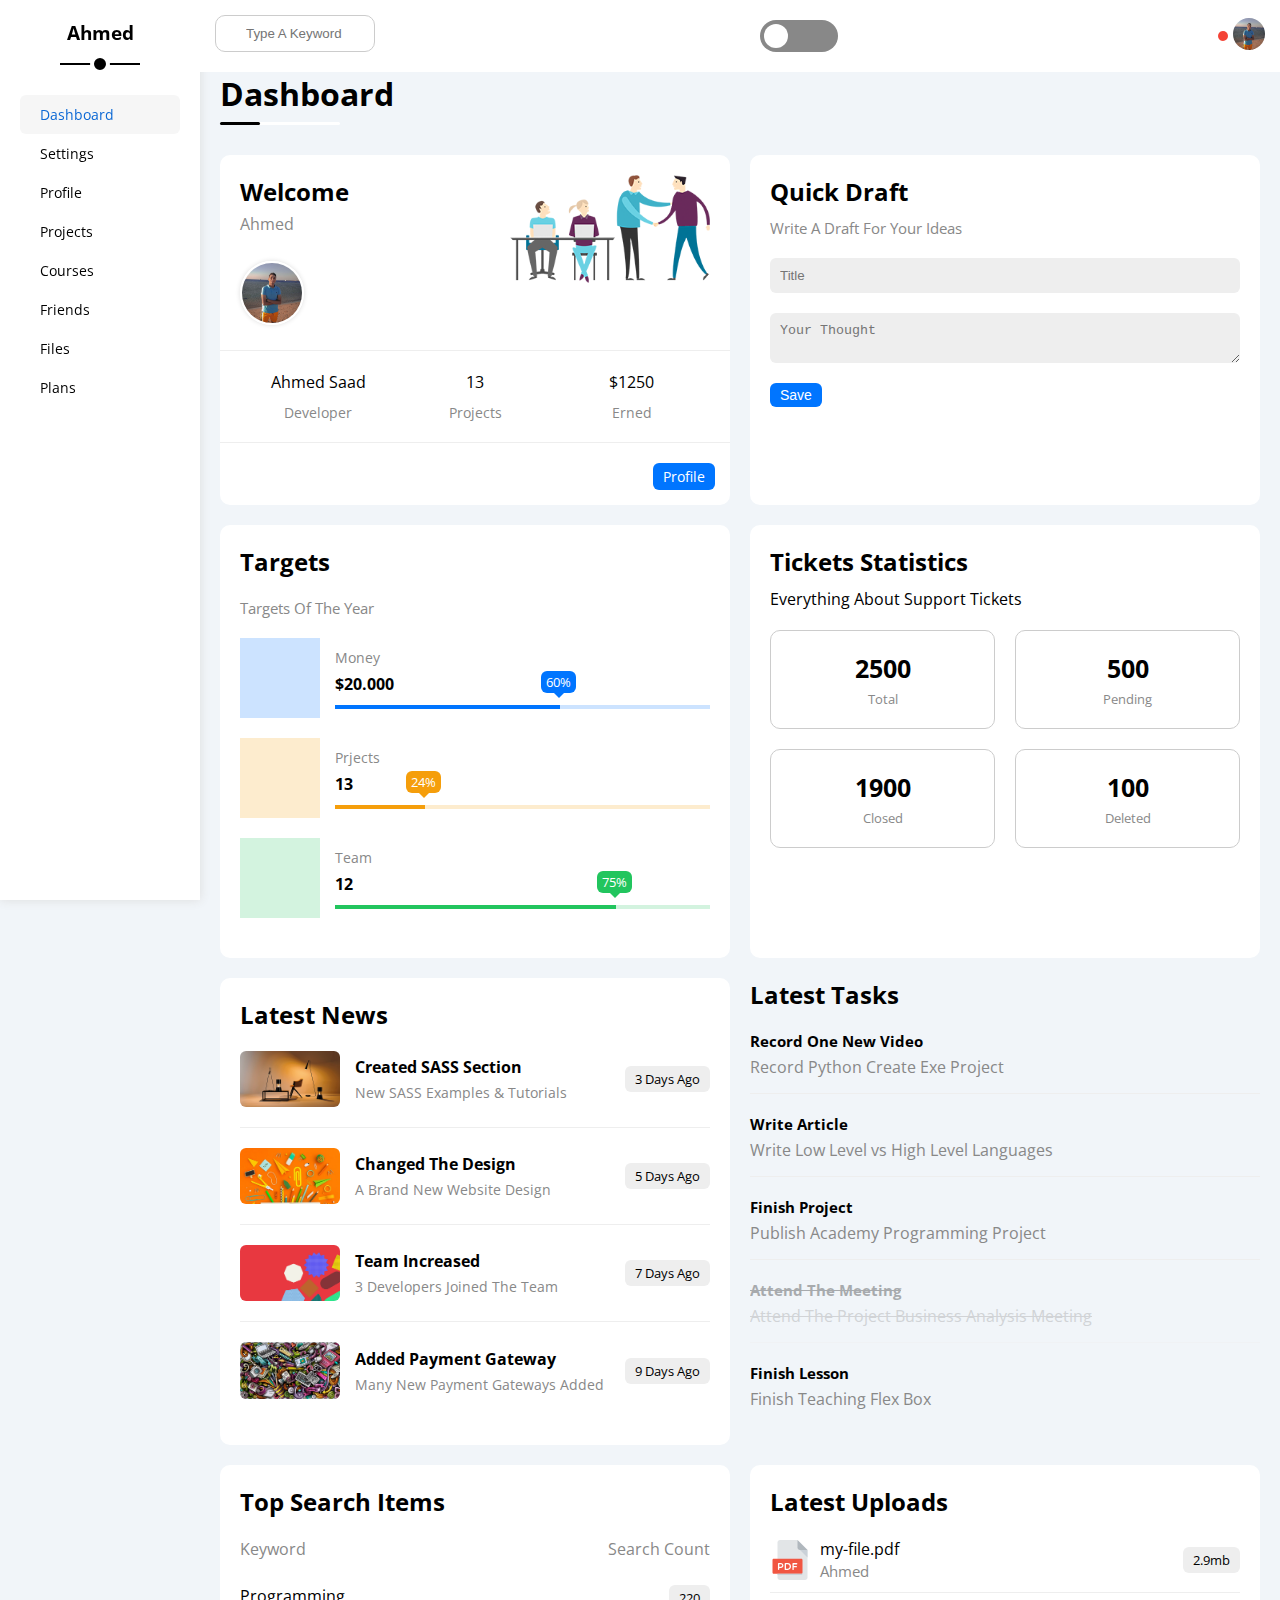
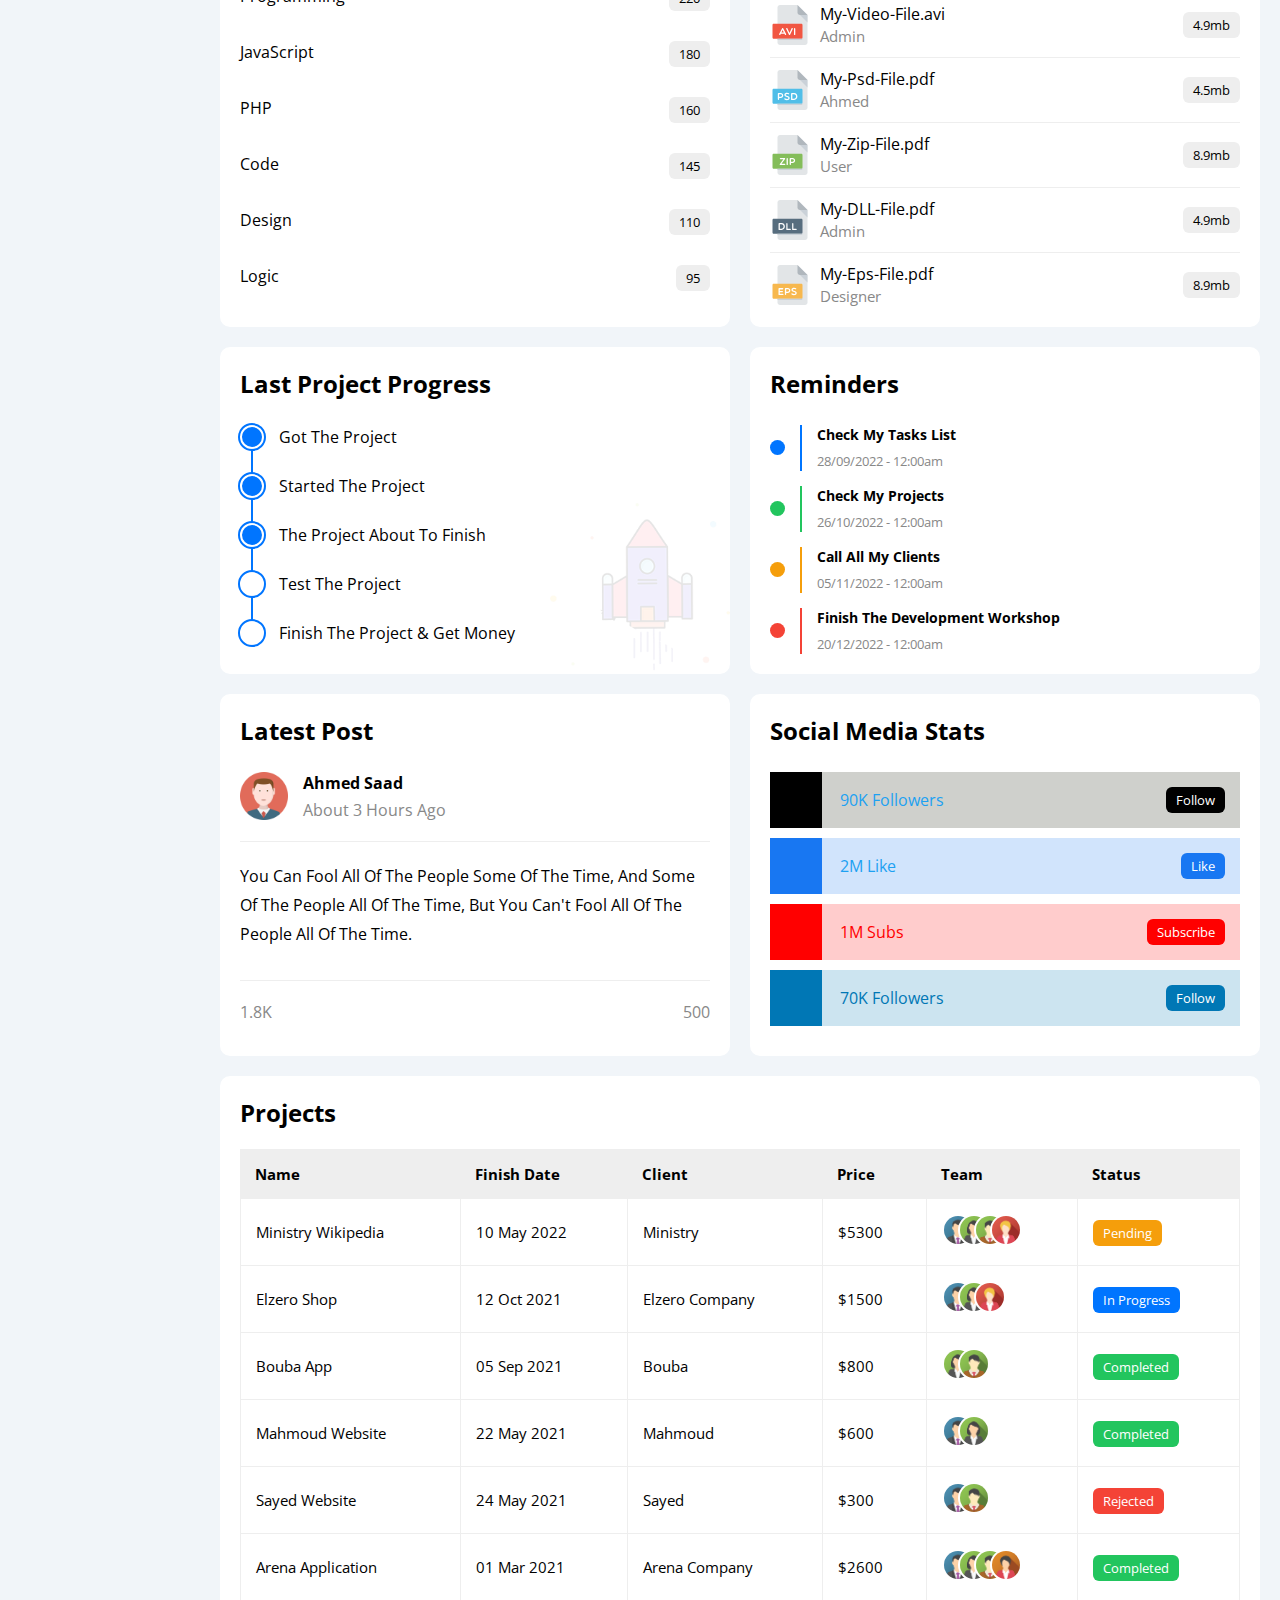
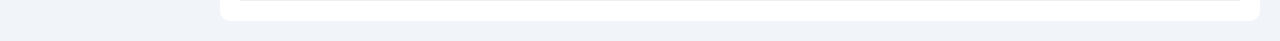
<file: index.html>
<!DOCTYPE html>
<html lang="en">
<head>
  <meta charset="UTF-8">
  <meta name="viewport" content="width=device-width, initial-scale=1.0">
  <link rel="stylesheet" href="https://cdnjs.cloudflare.com/ajax/libs/font-awesome/6.5.1/css/all.min.css" integrity="sha512-DTOQO9RWCH3ppGqcWaEA1BIZOC6xxalwEsw9c2QQeAIftl+Vegovlnee1c9QX4TctnWMn13TZye+giMm8e2LwA==" crossorigin="anonymous" referrerpolicy="no-referrer" />
  <link rel="stylesheet" href="./css/framework.css">
  <link rel="stylesheet" href="./css/master.css">
  <title>Dashboard</title>
  <link rel="preconnect" href="https://fonts.googleapis.com">
  <link rel="preconnect" href="https://fonts.gstatic.com" crossorigin>
  <link href="https://fonts.googleapis.com/css2?family=Open+Sans:ital,wght@0,300..800;1,300..800&display=swap" rel="stylesheet">
</head>
<body class="bg-eee">
  <div class="page d-flex">
    <div class="sidebar bg-white p-20 p-relative">
      <h3 id="logo" class="p-relative txt-c mt-0">Ahmed</h3>
      <div class="test tr-03">
      <ul>
        <li>
          <a class="active d-flex align-center fs-14 c-black rad-6 p-10 .mb-5" href="index.html">
            <i class="fa-regular fa-chart-bar fa-fw"></i>
            <span class="fs-14 hide-mobile">Dashboard</span>
          </a>
        </li>
        <li>
          <a class="d-flex align-center fs-14 c-black rad-6 p-10 .mb-5" href="settings.html">
            <i class="fa-solid fa-gear fa-fw"></i>
            <span class="fs-14 hide-mobile">Settings</span>
          </a>
        </li>
        <li>
          <a class="d-flex align-center fs-14 c-black rad-6 p-10 .mb-5" href="profile.html">
            <i class="fa-regular fa-user fa-fw"></i>
            <span class="fs-14 hide-mobile">Profile</span>
          </a>
        </li>
        <li>
          <a class="d-flex align-center fs-14 c-black rad-6 p-10 .mb-5" href="projects.html">
            <i class="fa-solid fa-diagram-project fa-fw"></i>
            <span class="fs-14 hide-mobile">Projects</span>
          </a>
        </li>
        <li>
          <a class="d-flex align-center fs-14 c-black rad-6 p-10 .mb-5" href="courses.html">
            <i class="fa-solid fa-graduation-cap fa-fw"></i>
            <span class="fs-14 hide-mobile">Courses</span>
          </a>
        </li>
        <li>
          <a class="d-flex align-center fs-14 c-black rad-6 p-10 .mb-5" href="friends.html">
            <i class="fa-regular fa-circle-user fa-fw"></i>
            <span class="fs-14 hide-mobile">Friends</span>
          </a>
        </li>
        <li>
          <a class="d-flex align-center fs-14 c-black rad-6 p-10 .mb-5" href="files.html">
            <i class="fa-regular fa-file fa-fw"></i>
            <span class="fs-14 hide-mobile">Files</span>
          </a>
        </li>
        <li>
          <a class="d-flex align-center fs-14 c-black rad-6 p-10 .mb-5" href="plans.html">
            <i class="fa-regular fa-credit-card fa-fw"></i>
            <span class="fs-14 hide-mobile">Plans</span>
          </a>
        </li>
      </ul>
    </div>
    </div>
    <div class="content w-full ovh">
      <!-- Start Head -->
      <div class="head bg-white between-flex p-15 tr-03">
        <div class="search p-relative">
          <input class="borderccc rad-10 p-10 ml-5" type="search" placeholder="Type A Keyword">
        </div>
        <label>
          <input class="toggle-checkbox dark-mood" type="checkbox">
          <div class="toggle-switch tr-03"></div>
        </label>
        <div class="icons d-flex align-center">
          <span class="notification p-relative">
            <i class="fa-regular fa-bell fa-lg"></i>
          </span>
          <a href="profile.html">
          <div class="profile-img">
          <img src="imgs/avaalt.jpg" alt="">
        </div>
          </a>
        </div>
      </div>
      <!-- End Head -->
      <h1 class="p-relative">Dashboard</h1>
      <div class="wrapper d-grid gap-20">
        <!-- Start Welcome Widget -->
        <div class="welcome bg-white rad-10 txt-c-mobile block-mobile ovh">
          <div class="intro p-20 d-flex space-between fl-mobile">
            <div>
              <h2 class="m-0">Welcome</h2>
              <p class="c-grey mt-5">Ahmed</p>
            </div>
            <img class="hide-mobile" src="imgs/welcome.png" alt="">
          </div>
          <img src="imgs/avaalt.jpg" alt="" class="avatar">
          <div class="body txt-c d-flex p-20 mt-20 mb-20 block-mobile">
            <div>Ahmed Saad <span class="d-block c-grey fs-14 mt-10">Developer</span></div>
            <div>13 <span class="d-block c-grey fs-14 mt-10">Projects</span></div>
            <div>$1250 <span class="d-block c-grey fs-14 mt-10">Erned</span></div>
          </div>
          <a href="profile.html" class="visit d-block fs-14 bg-blue c-white w-fit btn-shape tr-03">Profile</a>
        </div>
        <!-- End Welcome Widget -->
        <!-- Start Quick Draft Widget -->
        <div class="quich-draft p-20 bg-white rad-10">
          <h2 class="mt-0 mb-10">Quick Draft</h2>
          <p class="mt-0 mb-20 c-grey fs-15">Write A Draft For Your Ideas</p>
          <form>
            <input class="d-block mb-20 w-full p-10 b-none bg-eee rad-6" type="text" placeholder="Title">
            <textarea class="d-block mb-20 w-full p-10 b-none bg-eee rad-6" placeholder="Your Thought"></textarea>
            <input class="save d-block fs-14 bg-blue c-white b-none w-fit btn-shape tr-03" type="submit" value="Save">
          </form>
        </div>
        <!-- End Quick Draft Widget -->
        <!-- Start Targets -->
        <div class="targets p-20 bg-white rad-10">
          <h2 class="mt-0 mb-20">Targets</h2>
          <p class="mt-0 mb-20 c-grey fs-15">Targets Of The Year</p>
          <div class="targets-row mb-20 blue center-flex">
            <div class="icon center-flex">
              <i class="fa-silid fa-dollar-sign fa-lg c-blue"></i>
            </div>
            <div class="details">
              <span class="fs-14 c-grey">Money</span>
              <span class="d-block mt-5 mb-10 fw-bold">$20.000</span>
              <div class="progress">
                <span class="bg-blue blue" style="width: 60%;">
                <span class="bg-blue c-white rad-6 fs-13">60%</span>
                </span>
              </div>
            </div>
          </div>
          <div class="targets-row mb-20 orange center-flex">
            <div class="icon center-flex">
              <i class="fa-solid fa-code fa-lg c-orange"></i>
            </div>
            <div class="details">
              <span class="fs-14 c-grey">Prjects</span>
              <span class="d-block mt-5 mb-10 fw-bold">13</span>
              <div class="progress">
                <span class="bg-orange orange" style="width: 24%;">
                <span class="bg-orange c-white rad-6 fs-13">24%</span>
                </span>
              </div>
            </div>
          </div>
          <div class="targets-row mb-20 green center-flex">
            <div class="icon center-flex">
              <i class="fa-solid fa-users-rectangle fa-lg c-green"></i>
            </div>
            <div class="details">
              <span class="fs-14 c-grey">Team</span>
              <span class="d-block mt-5 mb-10 fw-bold">12</span>
              <div class="progress">
                <span class="bg-green green" style="width: 75%;">
                <span class="bg-green c-white rad-6 fs-13">75%</span>
                </span>
              </div>
            </div>
          </div>
        </div>
        <!-- End Targets -->
        <!-- Start Tickets Widget-->
        <div class="ticket p-20 bg-white rad-10">
          <h2 class="mt-0 mb-10">Tickets Statistics</h2>
          <p class="mt-0 mb-20 fs 15 ">Everything About Support Tickets</p>
          <div class="d-flex txt-c gap-20 f-wrap">
            <div class="box p-20 rad-10 fs-13 c-grey borderccc">
              <i class="fa-regular fa-rectangle-list fa-2x mb-10 c-orange"></i>
              <span class="d-block c-black fw-bold fs-25 mb-5">2500</span>
              Total
            </div>
            <div class="box p-20 rad-10 fs-13 c-grey borderccc">
              <i class="fa-solid fa-spinner fa-2x mb-10 c-blue"></i>
              <span class="d-block c-black fw-bold fs-25 mb-5">500</span>
              Pending
            </div>
            <div class="box p-20 rad-10 fs-13 c-grey borderccc">
              <i class="fa-regular fa-circle-check fa-2x mb-10 c-green"></i>
              <span class="d-block c-black fw-bold fs-25 mb-5">1900</span>
              Closed
            </div>
            <div class="box p-20 rad-10 fs-13 c-grey borderccc">
              <i class="fa-regular fa-rectangle-xmark fa-2x mb-10 c-red"></i>
              <span class="d-block c-black fw-bold fs-25 mb-5">100</span>
              Deleted
            </div>
          </div>
        </div>
        <!-- End Tickets Widget-->
        <!-- Start Latest News -->
        <div class="latest-news p-20 bg-white rad-10 txt-c-mobile">
          <h2 class="mt-0 mb-20 ">Latest News</h2>
          <div class="news-row d-flex align-center block-mobile">
            <img class="rad-6 mr-15" src="imgs/news-01.png" alt="">
            <div class="info">
              <h3 class="mt-0 mb-5 fs-16">Created SASS Section</h3>
              <p class="m-0 fs-14 c-grey">New SASS Examples & Tutorials</p>
            </div>
            <div class="label btn-shape bg-eee fs-13">3 Days Ago</div>
          </div>
          <div class="news-row d-flex align-center block-mobile">
            <img class="rad-6 mr-15" src="imgs/news-02.png" alt="">
            <div class="info">
              <h3 class="mt-0 mb-5 fs-16">Changed The Design</h3>
              <p class="m-0 fs-14 c-grey">A Brand New Website Design</p>
            </div>
            <div class="label btn-shape bg-eee fs-13">5 Days Ago</div>
          </div>
          <div class="news-row d-flex align-center block-mobile">
            <img class="rad-6 mr-15" src="imgs/news-03.png" alt="">
            <div class="info">
              <h3 class="mt-0 mb-5 fs-16">Team Increased</h3>
              <p class="m-0 fs-14 c-grey">3 Developers Joined The Team</p>
            </div>
            <div class="label btn-shape bg-eee fs-13">7 Days Ago</div>
          </div>
          <div class="news-row d-flex align-center block-mobile">
            <img class="rad-6 mr-15" src="imgs/news-04.png" alt="">
            <div class="info">
              <h3 class="mt-0 mb-5 fs-16">Added Payment Gateway</h3>
              <p class="m-0 fs-14 c-grey">Many New Payment Gateways Added</p>
            </div>
            <div class="label btn-shape bg-eee fs-13">9 Days Ago</div>
          </div>
        </div>
        <!-- End Latest News -->
        <!-- Start Latest Tasks -->
        <div class="tasks">
          <h2 class="mt-0 mb-20">Latest Tasks</h2>
          <div class="task-row between-flex mb-20 pb-15">
            <div class="info">
              <h3 class="mt-0 mb-5 fs-15">Record One New Video</h3>
              <p class="m-0 c-grey">Record Python Create Exe Project</p>
            </div>
            <i class="fa-solid fa-trash-can delete"></i>
          </div>
          <div class="task-row between-flex mb-20 pb-15">
            <div class="info">
              <h3 class="mt-0 mb-5 fs-15">Write Article</h3>
              <p class="m-0 c-grey">Write Low Level vs High Level Languages</p>
            </div>
            <i class="fa-solid fa-trash-can delete"></i>
          </div>
          <div class="task-row between-flex mb-20 pb-15">
            <div class="info">
              <h3 class="mt-0 mb-5 fs-15">Finish Project</h3>
              <p class="m-0 c-grey">Publish Academy Programming Project</p>
            </div>
            <i class="fa-solid fa-trash-can delete"></i>
          </div>
          <div class="task-row between-flex mb-20 pb-15 done">
            <div class="info">
              <h3 class="mt-0 mb-5 fs-15">Attend The Meeting</h3>
              <p class="m-0 c-grey">Attend The Project Business Analysis Meeting</p>
            </div>
            <i class="fa-solid fa-trash-can delete"></i>
          </div>
          <div class="task-row between-flex mb-20 pb-15">
            <div class="info">
              <h3 class="mt-0 mb-5 fs-15">Finish Lesson</h3>
              <p class="m-0 c-grey">Finish Teaching Flex Box</p>
            </div>
            <i class="fa-solid fa-trash-can delete"></i>
          </div>
        </div>
        <!-- End Latest Tasks -->
        <!-- Start Top Search Word Widget -->
        <div class="search-items p-20 bg-white rad-10">
          <h2 class="mt-0 mb-20">Top Search Items</h2>
          <div class="items-head d-flex space-between c-grey mb-10">
            <div>Keyword</div>
            <div>Search Count</div>
          </div>
          <div class="items d-flex space-between pt-15 pb-15">
            <span>Programming</span>
            <span class="bg-eee fs-13 btn-shape">220</span>
          </div>
          <div class="items d-flex space-between pt-15 pb-15">
            <span>JavaScript</span>
            <span class="bg-eee btn-shape fs-13">180</span>
          </div>
          <div class="items d-flex space-between pt-15 pb-15">
            <span>PHP</span>
            <span class="bg-eee btn-shape fs-13">160</span>
          </div>
          <div class="items d-flex space-between pt-15 pb-15">
            <span>Code</span>
            <span class="bg-eee btn-shape fs-13">145</span>
          </div>
          <div class="items d-flex space-between pt-15 pb-15">
            <span>Design</span>
            <span class="bg-eee btn-shape fs-13">110</span>
          </div>
          <div class="items d-flex space-between pt-15 pb-15">
            <span>Logic</span>
            <span class="bg-eee btn-shape fs-13">95</span>
          </div>
        </div>
        <!-- End Top Search Word Widget -->
        <!-- Start Latest Uploads Widget -->
        <div class="latest-uploads p-20 bg-white rad-10">
          <h2 class="mt-0 mb-20">Latest Uploads</h2>
          <ul>
            <li class="between-flex pb-10 mb-10">
              <div class="d-flex align-center">
                <img class="mr-10" src="imgs/pdf.svg" alt="" />
                <div>
                  <span class="d-block">my-file.pdf</span>
                  <span class="fs-15 c-grey">Ahmed</span>
                </div>
              </div>
              <div class="bg-eee btn-shape fs-13">2.9mb</div>
            </li>
            <li class="between-flex pb-10 mb-10">
              <div class="d-flex align-center">
                <img class="mr-10" src="imgs/avi.svg" alt="" />
                <div>
                  <span class="d-block">My-Video-File.avi</span>
                  <span class="fs-15 c-grey">Admin</span>
                </div>
              </div>
              <div class="bg-eee btn-shape fs-13">4.9mb</div>
            </li>
            <li class="between-flex pb-10 mb-10">
              <div class="d-flex align-center">
                <img class="mr-10" src="imgs/psd.svg" alt="" />
                <div>
                  <span class="d-block">My-Psd-File.pdf</span>
                  <span class="fs-15 c-grey">Ahmed</span>
                </div>
              </div>
              <div class="bg-eee btn-shape fs-13">4.5mb</div>
            </li>
            <li class="between-flex pb-10 mb-10">
              <div class="d-flex align-center">
                <img class="mr-10" src="imgs/zip.svg" alt="" />
                <div>
                  <span class="d-block">My-Zip-File.pdf</span>
                  <span class="fs-15 c-grey">User</span>
                </div>
              </div>
              <div class="bg-eee btn-shape fs-13">8.9mb</div>
            </li>
            <li class="between-flex pb-10 mb-10">
              <div class="d-flex align-center">
                <img class="mr-10" src="imgs/dll.svg" alt="" />
                <div>
                  <span class="d-block">My-DLL-File.pdf</span>
                  <span class="fs-15 c-grey">Admin</span>
                </div>
              </div>
              <div class="bg-eee btn-shape fs-13">4.9mb</div>
            </li>
            <li class="between-flex">
              <div class="d-flex align-center">
                <img class="mr-10" src="imgs/eps.svg" alt="" />
                <div>
                  <span class="d-block">My-Eps-File.pdf</span>
                  <span class="fs-15 c-grey">Designer</span>
                </div>
              </div>
              <div class="bg-eee btn-shape fs-13">8.9mb</div>
            </li>
          </ul>
        </div>
        <!-- End Latest Uploads Widget -->
        <!-- Start Last Project Progress Widget -->
        <div class="last-project p-20 bg-white rad-10 p-relative">
          <h2 class="mt-0 mb-20">Last Project Progress</h2>
          <ul class="m-0 p-relative">
            <li class="mt-25 d-flex align-center done">Got The Project</li>
            <li class="mt-25 d-flex align-center done">Started The Project</li>
            <li class="mt-25 d-flex align-center done">The Project About To Finish</li>
            <li class="mt-25 d-flex align-center current">Test The Project</li>
            <li class="mt-25 d-flex align-center">Finish The Project & Get Money</li>
          </ul>
          <img class="launch-icon hide-mobile" src="imgs/project.png" alt="" />
        </div>
        <!-- End Last Project Progress Widget -->
        <!-- Start Reminders Widget -->
        <div class="reminders p-20 bg-white rad-10 p-relative">
          <h2 class="mt-0 mb-25">Reminders</h2>
          <ul>
            <li class="d-flex align-center mt-15">
              <span class="key bg-blue mr-15 d-block rad-half"></span>
              <div class="pl-15 blue">
                <p class="fs-14 fw-bold mt-0 mb-5">Check My Tasks List</p>
                <span class="fs-13 c-grey">28/09/2022 - 12:00am</span>
              </div>
            </li>
            <li class="d-flex align-center mt-15">
              <span class="key bg-green mr-15 d-block rad-half"></span>
              <div class="pl-15 green">
                <p class="fs-14 fw-bold mt-0 mb-5">Check My Projects</p>
                <span class="fs-13 c-grey">26/10/2022 - 12:00am</span>
              </div>
            </li>
            <li class="d-flex align-center mt-15">
              <span class="key bg-orange mr-15 d-block rad-half"></span>
              <div class="pl-15 orange">
                <p class="fs-14 fw-bold mt-0 mb-5">Call All My Clients</p>
                <span class="fs-13 c-grey">05/11/2022 - 12:00am</span>
              </div>
            </li>
            <li class="d-flex align-center mt-15">
              <span class="key bg-red mr-15 d-block rad-half"></span>
              <div class="pl-15 red">
                <p class="fs-14 fw-bold mt-0 mb-5">Finish The Development Workshop</p>
                <span class="fs-13 c-grey">20/12/2022 - 12:00am</span>
              </div>
            </li>
          </ul>
        </div>
        <!-- End Reminders Widget -->
        <!-- Start Latest Post Widget -->
        <div class="latest-post p-20 bg-white rad-10 p-relative">
          <h2 class="mt-0 mb-25">Latest Post</h2>
          <div class="top d-flex align-center">
            <img class="avatar mr-15" src="imgs/avatar.png" alt="" />
            <div class="info">
              <span class="d-block mb-5 fw-bold">Ahmed Saad</span>
              <span class="c-grey">About 3 Hours Ago</span>
            </div>
          </div>
          <div class="post-content txt-c-mobile pt-20 pb-20 mt-20 mb-20">
            You can fool all of the people some of the time, and some of the people all of the time, but you can't
            fool all of the people all of the time.
          </div>
          <div class="post-stats between-flex c-grey">
            <div class="loves">
              <i class="fa-regular fa-heart loves-lable"></i>
              <span>1.8K</span>
            </div>
            <div>
              <i class="fa-regular fa-comments"></i>
              <span>500</span>
            </div>
          </div>
        </div>
        <!-- End Latest Post Widget -->
        <!-- Start Social Media Stats Widget -->
        <div class="social-media p-20 bg-white rad-10 p-relative">
          <h2 class="mt-0 mb-25">Social Media Stats</h2>
          <div class="box twitter p-15 p-relative mb-10 between-flex">
            <i class="fa-brands fa-square-x-twitter fa-2x c-white h-full center-flex"></i>
            <span>90K Followers</span>
            <a class="fs-13 c-white btn-shape" href="#">Follow</a>
          </div>
          <div class="box facebook p-15 p-relative mb-10 between-flex">
            <i class="fa-brands fa-facebook fa-2x c-white h-full center-flex"></i>
            <span>2M Like</span>
            <a class="fs-13 c-white btn-shape" href="#">Like</a>
          </div>
          <div class="box youtube p-15 p-relative mb-10 between-flex">
            <i class="fa-brands fa-youtube fa-2x c-white h-full center-flex"></i>
            <span>1M Subs</span>
            <a class="fs-13 c-white btn-shape" href="#">Subscribe</a>
          </div>
          <div class="box linkedin p-15 p-relative mb-10 between-flex">
            <i class="fa-brands fa-linkedin fa-2x c-white h-full center-flex"></i>
            <span>70K Followers</span>
            <a class="fs-13 c-white btn-shape" href="#">Follow</a>
          </div>
        </div>
        <!-- End Social Media Stats Widget -->
      </div>
      <!-- Start Projects Table -->
      <div class="projects p-20 bg-white rad-10 m-20">
        <h2 class="mt-0 mb-20">Projects</h2>
        <div class="responsive-table">
          <table class="fs-15 w-full">
            <thead>
              <tr>
                <td>Name</td>
                <td>Finish Date</td>
                <td>Client</td>
                <td>Price</td>
                <td>Team</td>
                <td>Status</td>
              </tr>
            </thead>
            <tbody>
              <tr>
                <td>Ministry Wikipedia</td>
                <td>10 May 2022</td>
                <td>Ministry</td>
                <td>$5300</td>
                <td>
                  <img src="imgs/team-01.png" alt="" />
                  <img src="imgs/team-02.png" alt="" />
                  <img src="imgs/team-03.png" alt="" />
                  <img src="imgs/team-05.png" alt="" />
                </td>
                <td>
                  <span class="label btn-shape bg-orange c-white">Pending</span>
                </td>
              </tr>
              <tr>
                <td>Elzero Shop</td>
                <td>12 Oct 2021</td>
                <td>Elzero Company</td>
                <td>$1500</td>
                <td>
                  <img src="imgs/team-01.png" alt="" />
                  <img src="imgs/team-02.png" alt="" />
                  <img src="imgs/team-05.png" alt="" />
                </td>
                <td><span class="label btn-shape bg-blue c-white">In Progress</span></td>
              </tr>
              <tr>
                <td>Bouba App</td>
                <td>05 Sep 2021</td>
                <td>Bouba</td>
                <td>$800</td>
                <td>
                  <img src="imgs/team-02.png" alt="" />
                  <img src="imgs/team-03.png" alt="" />
                </td>
                <td><span class="label btn-shape bg-green c-white">Completed</span></td>
              </tr>
              <tr>
                <td>Mahmoud Website</td>
                <td>22 May 2021</td>
                <td>Mahmoud</td>
                <td>$600</td>
                <td>
                  <img src="imgs/team-01.png" alt="" />
                  <img src="imgs/team-02.png" alt="" />
                </td>
                <td><span class="label btn-shape bg-green c-white">Completed</span></td>
              </tr>
              <tr>
                <td>Sayed Website</td>
                <td>24 May 2021</td>
                <td>Sayed</td>
                <td>$300</td>
                <td>
                  <img src="imgs/team-01.png" alt="" />
                  <img src="imgs/team-03.png" alt="" />
                </td>
                <td><span class="label btn-shape bg-red c-white">Rejected</span></td>
              </tr>
              <tr>
                <td>Arena Application</td>
                <td>01 Mar 2021</td>
                <td>Arena Company</td>
                <td>$2600</td>
                <td>
                  <img src="imgs/team-01.png" alt="" />
                  <img src="imgs/team-02.png" alt="" />
                  <img src="imgs/team-03.png" alt="" />
                  <img src="imgs/team-04.png" alt="" />
                </td>
                <td><span class="label btn-shape bg-green c-white">Completed</span></td>
              </tr>
            </tbody>
          </table>
        </div>
      </div>
      <!-- End Projects Table -->
    </div>
  </div>
  <script src="main.js"></script>
  <script>let darkMode = localStorage.getItem('darkMode'); 
    let toggle = document.querySelector(".dark-mood");
    let body = document.querySelector("body");
    let darkmood = false;
    if (darkMode === 'enabled') {
      body.classList.add("dark")
      toggle.checked = true;
    }
    toggle.addEventListener("change", (event) => {
      darkMode = localStorage.getItem('darkMode'); 
      darkmood = event.target.checked;
      if (darkmood) {
        body.classList.add("dark")
        localStorage.setItem('darkMode', 'enabled');
      } else {
        body.classList.remove("dark")
        localStorage.setItem('darkMode', null);
      }
    })</script>
</body>
</html>
</file>
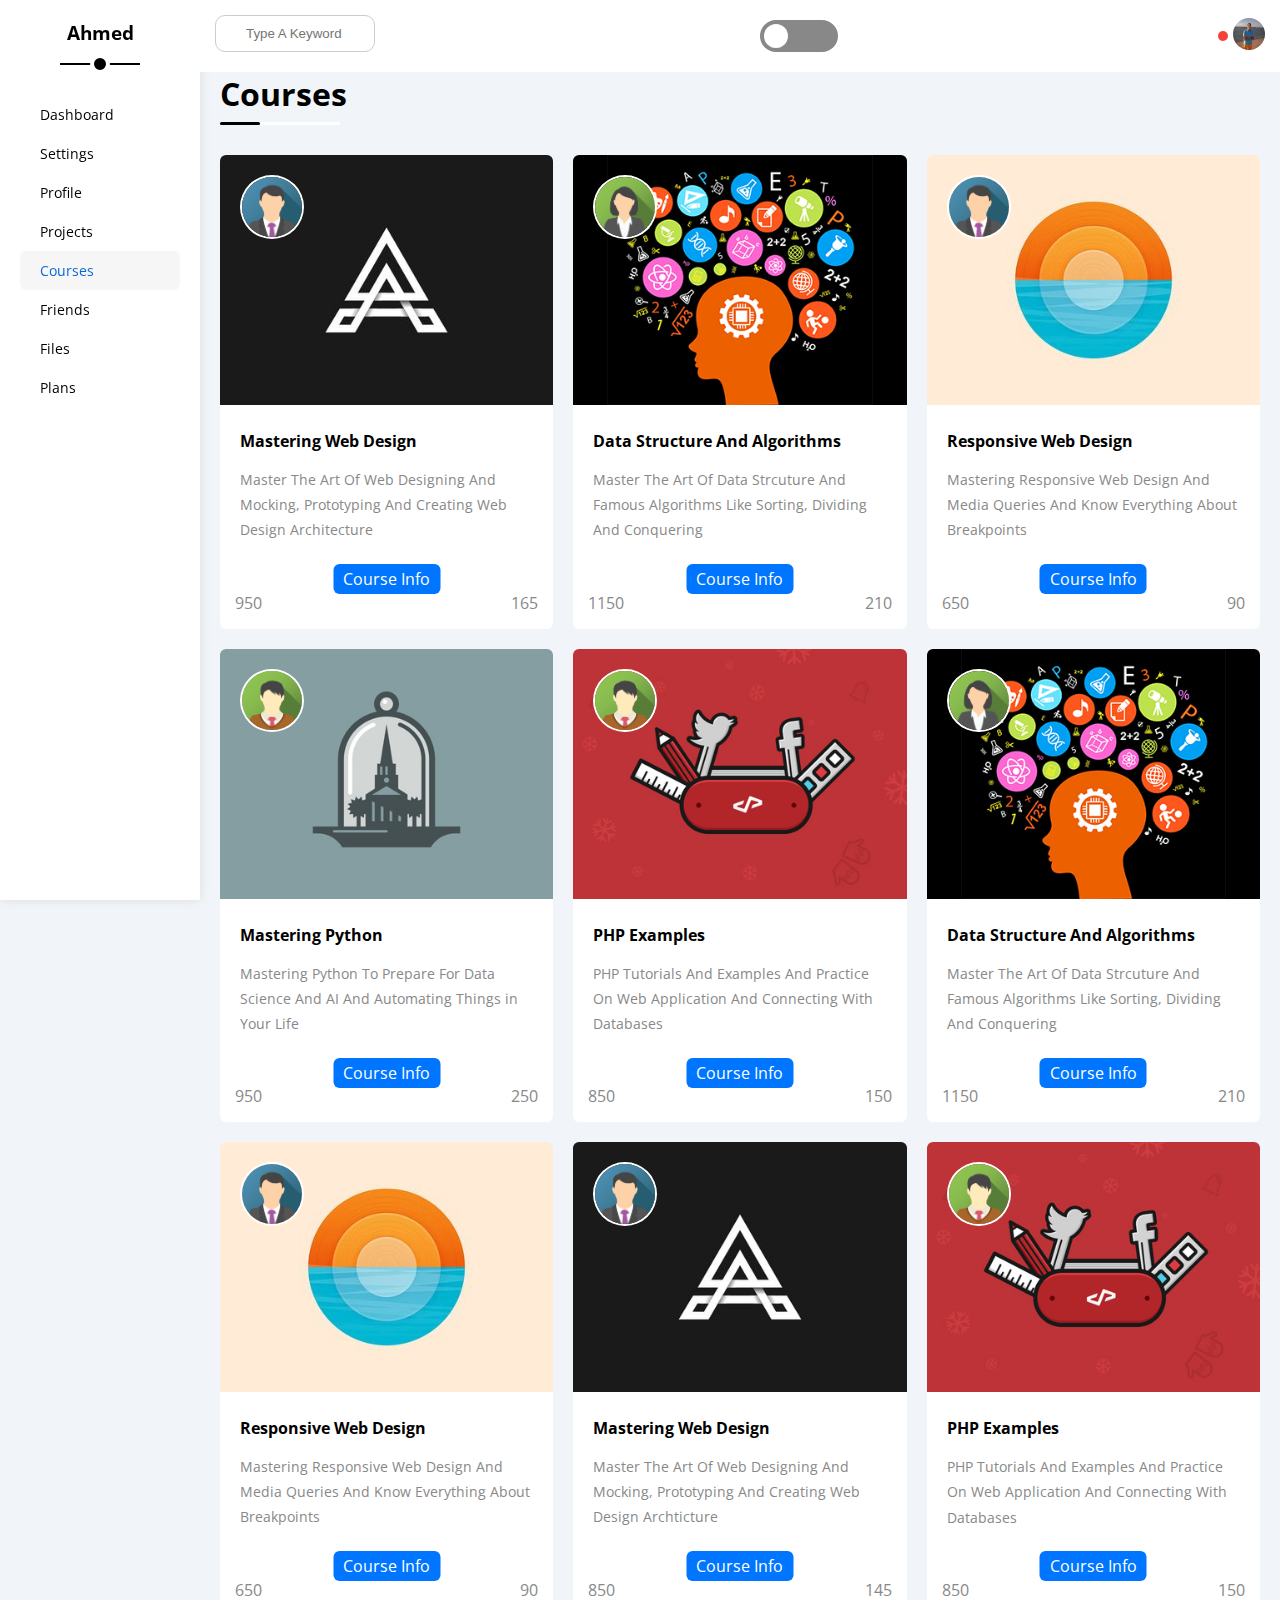
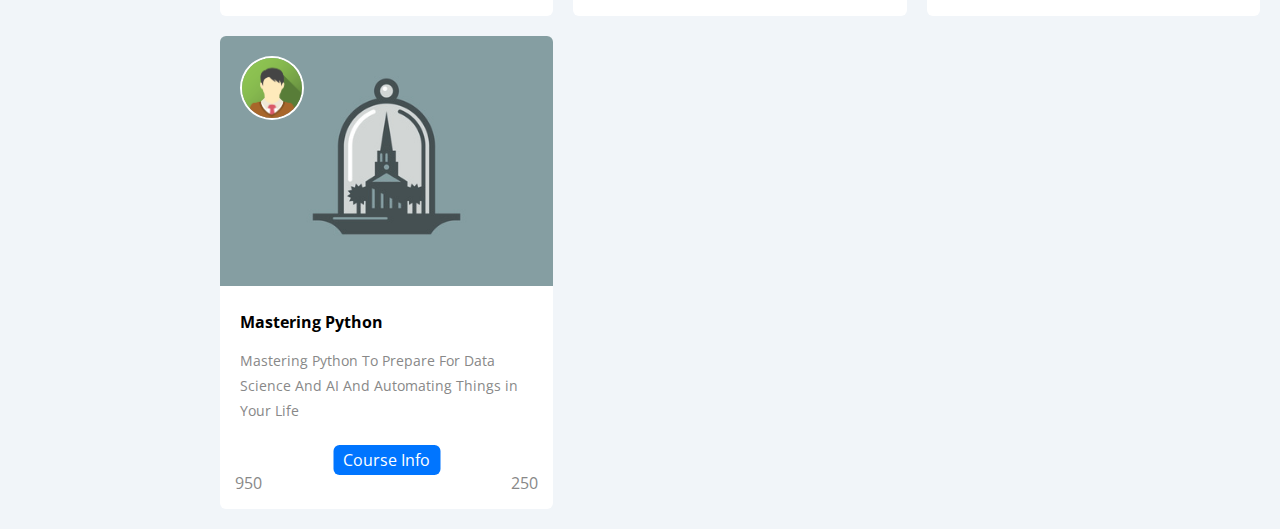
<file: courses.html>
<!DOCTYPE html>
<html lang="en">
<head>
  <meta charset="UTF-8">
  <meta name="viewport" content="width=device-width, initial-scale=1.0">
  <link rel="stylesheet" href="https://cdnjs.cloudflare.com/ajax/libs/font-awesome/6.5.1/css/all.min.css" integrity="sha512-DTOQO9RWCH3ppGqcWaEA1BIZOC6xxalwEsw9c2QQeAIftl+Vegovlnee1c9QX4TctnWMn13TZye+giMm8e2LwA==" crossorigin="anonymous" referrerpolicy="no-referrer" />
  <title>Courses</title>
  <link rel="stylesheet" href="./css/framework.css">
  <link rel="stylesheet" href="css/master.css" />
  <link rel="preconnect" href="https://fonts.googleapis.com">
  <link rel="preconnect" href="https://fonts.gstatic.com" crossorigin>
  <link href="https://fonts.googleapis.com/css2?family=Open+Sans:ital,wght@0,300..800;1,300..800&display=swap" rel="stylesheet">
</head>
<body class="bg-eee">
  <div class="page d-flex">
    <div class="sidebar bg-white p-20 p-relative">
      <h3 id="logo" class="p-relative txt-c mt-0">Ahmed</h3>
      <div class="test tr-03">
      <ul>
        <li>
          <a class="d-flex align-center fs-14 c-black rad-6 p-10 .mb-5" href="index.html">
            <i class="fa-regular fa-chart-bar fa-fw"></i>
            <span class="fs-14 hide-mobile">Dashboard</span>
          </a>
        </li>
        <li>
          <a class="d-flex align-center fs-14 c-black rad-6 p-10 .mb-5" href="settings.html">
            <i class="fa-solid fa-gear fa-fw"></i>
            <span class="fs-14 hide-mobile">Settings</span>
          </a>
        </li>
        <li>
          <a class="d-flex align-center fs-14 c-black rad-6 p-10 .mb-5" href="profile.html">
            <i class="fa-regular fa-user fa-fw"></i>
            <span class="fs-14 hide-mobile">Profile</span>
          </a>
        </li>
        <li>
          <a class="d-flex align-center fs-14 c-black rad-6 p-10 .mb-5" href="projects.html">
            <i class="fa-solid fa-diagram-project fa-fw"></i>
            <span class="fs-14 hide-mobile">Projects</span>
          </a>
        </li>
        <li>
          <a class="active d-flex align-center fs-14 c-black rad-6 p-10 .mb-5" href="courses.html">
            <i class="fa-solid fa-graduation-cap fa-fw"></i>
            <span class="fs-14 hide-mobile">Courses</span>
          </a>
        </li>
        <li>
          <a class="d-flex align-center fs-14 c-black rad-6 p-10 .mb-5" href="friends.html">
            <i class="fa-regular fa-circle-user fa-fw"></i>
            <span class="fs-14 hide-mobile">Friends</span>
          </a>
        </li>
        <li>
          <a class="d-flex align-center fs-14 c-black rad-6 p-10 .mb-5" href="files.html">
            <i class="fa-regular fa-file fa-fw"></i>
            <span class="fs-14 hide-mobile">Files</span>
          </a>
        </li>
        <li>
          <a class="d-flex align-center fs-14 c-black rad-6 p-10 .mb-5" href="plans.html">
            <i class="fa-regular fa-credit-card fa-fw"></i>
            <span class="fs-14 hide-mobile">Plans</span>
          </a>
        </li>
      </ul>
    </div>
    </div>
    <div class="content w-full">
      <!-- Start Head -->
      <div class="head bg-white between-flex p-15 tr-03">
        <div class="search p-relative">
          <input class="borderccc rad-10 p-10 ml-5" type="search" placeholder="Type A Keyword">
        </div>
        <label>
          <input class="toggle-checkbox dark-mood" type="checkbox">
          <div class="toggle-switch tr-03"></div>
        </label>
        <div class="icons d-flex align-center">
          <span class="notification p-relative">
            <i class="fa-regular fa-bell fa-lg"></i>
          </span>
          <a href="./profile.html">
          <div class="profile-img">
          <img src="imgs/avaalt.jpg" alt="">
        </div>
          </a>
        </div>
      </div>
      <!-- End Head -->
      <h1 class="p-relative">Courses</h1>
        <div class="courses-page d-grid m-20 gap-20">
          <div class="course bg-white rad-6 p-relative">
            <img class="cover" src="imgs/course-01.jpg" alt="" />
            <img class="instructor" src="imgs/team-01.png" alt="" />
            <div class="p-20">
              <h4 class="m-0">Mastering Web Design</h4>
              <p class="description c-grey mt-15 fs-14">
                Master The Art Of Web Designing And Mocking, Prototyping And Creating Web Design Architecture
              </p>
            </div>
            <div class="info p-15 p-relative between-flex">
              <span class="title bg-blue c-white btn-shape">Course Info</span>
              <span class="c-grey">
                <i class="fa-regular fa-user"></i>
                950
              </span>
              <span class="c-grey">
                <i class="fa-solid fa-dollar-sign"></i>
                165
              </span>
            </div>
          </div>
          <div class="course bg-white rad-6 p-relative">
            <img class="cover" src="imgs/course-02.jpg" alt="" />
            <img class="instructor" src="imgs/team-02.png" alt="" />
            <div class="p-20">
              <h4 class="m-0">Data Structure And Algorithms</h4>
              <p class="description c-grey mt-15 fs-14">
                Master The Art Of Data Strcuture And Famous Algorithms Like Sorting, Dividing And Conquering
              </p>
            </div>
            <div class="info p-15 p-relative between-flex">
              <span class="title bg-blue c-white btn-shape c-pointer">Course Info</span>
              <span class="c-grey"> <i class="fa-regular fa-user"></i> 1150</span>
              <span class="c-grey"><i class="fa-solid fa-dollar-sign"></i> 210</span>
            </div>
          </div>
          <div class="course bg-white rad-6 p-relative">
            <img class="cover" src="imgs/course-03.jpg" alt="" />
            <img class="instructor" src="imgs/team-01.png" alt="" />
            <div class="p-20">
              <h4 class="m-0">Responsive Web Design</h4>
              <p class="description c-grey mt-15 fs-14">
                Mastering Responsive Web Design And Media Queries And Know Everything About Breakpoints
              </p>
            </div>
            <div class="info p-15 p-relative between-flex">
              <span class="title bg-blue c-white btn-shape c-pointer">Course Info</span>
              <span class="c-grey"> <i class="fa-regular fa-user"></i> 650</span>
              <span class="c-grey"><i class="fa-solid fa-dollar-sign"></i> 90</span>
            </div>
          </div>
          <div class="course bg-white rad-6 p-relative">
            <img class="cover" src="imgs/course-04.jpg" alt="" />
            <img class="instructor" src="imgs/team-03.png" alt="" />
            <div class="p-20">
              <h4 class="m-0">Mastering Python</h4>
              <p class="description c-grey mt-15 fs-14">
                Mastering Python To Prepare For Data Science And AI And Automating Things in Your Life
              </p>
            </div>
            <div class="info p-15 p-relative between-flex">
              <span class="title bg-blue c-white btn-shape c-pointer">Course Info</span>
              <span class="c-grey"> <i class="fa-regular fa-user"></i> 950</span>
              <span class="c-grey"><i class="fa-solid fa-dollar-sign"></i> 250</span>
            </div>
          </div>
          <div class="course bg-white rad-6 p-relative">
            <img class="cover" src="imgs/course-05.jpg" alt="" />
            <img class="instructor" src="imgs/team-03.png" alt="" />
            <div class="p-20">
              <h4 class="m-0">PHP Examples</h4>
              <p class="description c-grey mt-15 fs-14">
                PHP Tutorials And Examples And Practice On Web Application And Connecting With Databases
              </p>
            </div>
            <div class="info p-15 p-relative between-flex">
              <span class="title bg-blue c-white btn-shape c-pointer">Course Info</span>
              <span class="c-grey"> <i class="fa-regular fa-user"></i> 850</span>
              <span class="c-grey"><i class="fa-solid fa-dollar-sign"></i> 150</span>
            </div>
          </div>
          <div class="course bg-white rad-6 p-relative">
            <img class="cover" src="imgs/course-02.jpg" alt="" />
            <img class="instructor" src="imgs/team-02.png" alt="" />
            <div class="p-20">
              <h4 class="m-0">Data Structure And Algorithms</h4>
              <p class="description c-grey mt-15 fs-14">
                Master The Art Of Data Strcuture And Famous Algorithms Like Sorting, Dividing And Conquering
              </p>
            </div>
            <div class="info p-15 p-relative between-flex">
              <span class="title bg-blue c-white btn-shape c-pointer">Course Info</span>
              <span class="c-grey"> <i class="fa-regular fa-user"></i> 1150</span>
              <span class="c-grey"><i class="fa-solid fa-dollar-sign"></i> 210</span>
            </div>
          </div>
          <div class="course bg-white rad-6 p-relative">
            <img class="cover" src="imgs/course-03.jpg" alt="" />
            <img class="instructor" src="imgs/team-01.png" alt="" />
            <div class="p-20">
              <h4 class="m-0">Responsive Web Design</h4>
              <p class="description c-grey mt-15 fs-14">
                Mastering Responsive Web Design And Media Queries And Know Everything About Breakpoints
              </p>
            </div>
            <div class="info p-15 p-relative between-flex">
              <span class="title bg-blue c-white btn-shape c-pointer">Course Info</span>
              <span class="c-grey"> <i class="fa-regular fa-user"></i> 650</span>
              <span class="c-grey"><i class="fa-solid fa-dollar-sign"></i> 90</span>
            </div>
          </div>
          <div class="course bg-white rad-6 p-relative">
            <img class="cover" src="imgs/course-01.jpg" alt="" />
            <img class="instructor" src="imgs/team-01.png" alt="" />
            <div class="p-20">
              <h4 class="m-0">Mastering Web Design</h4>
              <p class="description c-grey mt-15 fs-14">
                Master The Art Of Web Designing And Mocking, Prototyping And Creating Web Design Archticture
              </p>
            </div>
            <div class="info p-15 p-relative between-flex">
              <span class="title bg-blue c-white btn-shape c-pointer">Course Info</span>
              <span class="c-grey"> <i class="fa-regular fa-user"></i> 850</span>
              <span class="c-grey"><i class="fa-solid fa-dollar-sign"></i> 145</span>
            </div>
          </div>
          <div class="course bg-white rad-6 p-relative">
            <img class="cover" src="imgs/course-05.jpg" alt="" />
            <img class="instructor" src="imgs/team-03.png" alt="" />
            <div class="p-20">
              <h4 class="m-0">PHP Examples</h4>
              <p class="description c-grey mt-15 fs-14">
                PHP Tutorials And Examples And Practice On Web Application And Connecting With Databases
              </p>
            </div>
            <div class="info p-15 p-relative between-flex">
              <span class="title bg-blue c-white btn-shape c-pointer">Course Info</span>
              <span class="c-grey"> <i class="fa-regular fa-user"></i> 850</span>
              <span class="c-grey"><i class="fa-solid fa-dollar-sign"></i> 150</span>
            </div>
          </div>
          <div class="course bg-white rad-6 p-relative">
            <img class="cover" src="imgs/course-04.jpg" alt="" />
            <img class="instructor" src="imgs/team-03.png" alt="" />
            <div class="p-20">
              <h4 class="m-0">Mastering Python</h4>
              <p class="description c-grey mt-15 fs-14">
                Mastering Python To Prepare For Data Science And AI And Automating Things in Your Life
              </p>
            </div>
            <div class="info p-15 p-relative between-flex">
              <span class="title bg-blue c-white btn-shape c-pointer">Course Info</span>
              <span class="c-grey"> <i class="fa-regular fa-user"></i> 950</span>
              <span class="c-grey"><i class="fa-solid fa-dollar-sign"></i> 250</span>
            </div>
          </div>
        </div>
    </div>
  </div>
  <script>let darkMode = localStorage.getItem('darkMode'); 
    let toggle = document.querySelector(".dark-mood");
    let body = document.querySelector("body");
    let darkmood = false;
    if (darkMode === 'enabled') {
      body.classList.add("dark")
      toggle.checked = true;
    }
    toggle.addEventListener("change", (event) => {
      darkMode = localStorage.getItem('darkMode'); 
      darkmood = event.target.checked;
      if (darkmood) {
        body.classList.add("dark")
        localStorage.setItem('darkMode', 'enabled');
      } else {
        body.classList.remove("dark")
        localStorage.setItem('darkMode', null);
      }
    })</script>
  <script src="main.js"></script>
</body>
</html>
</file>
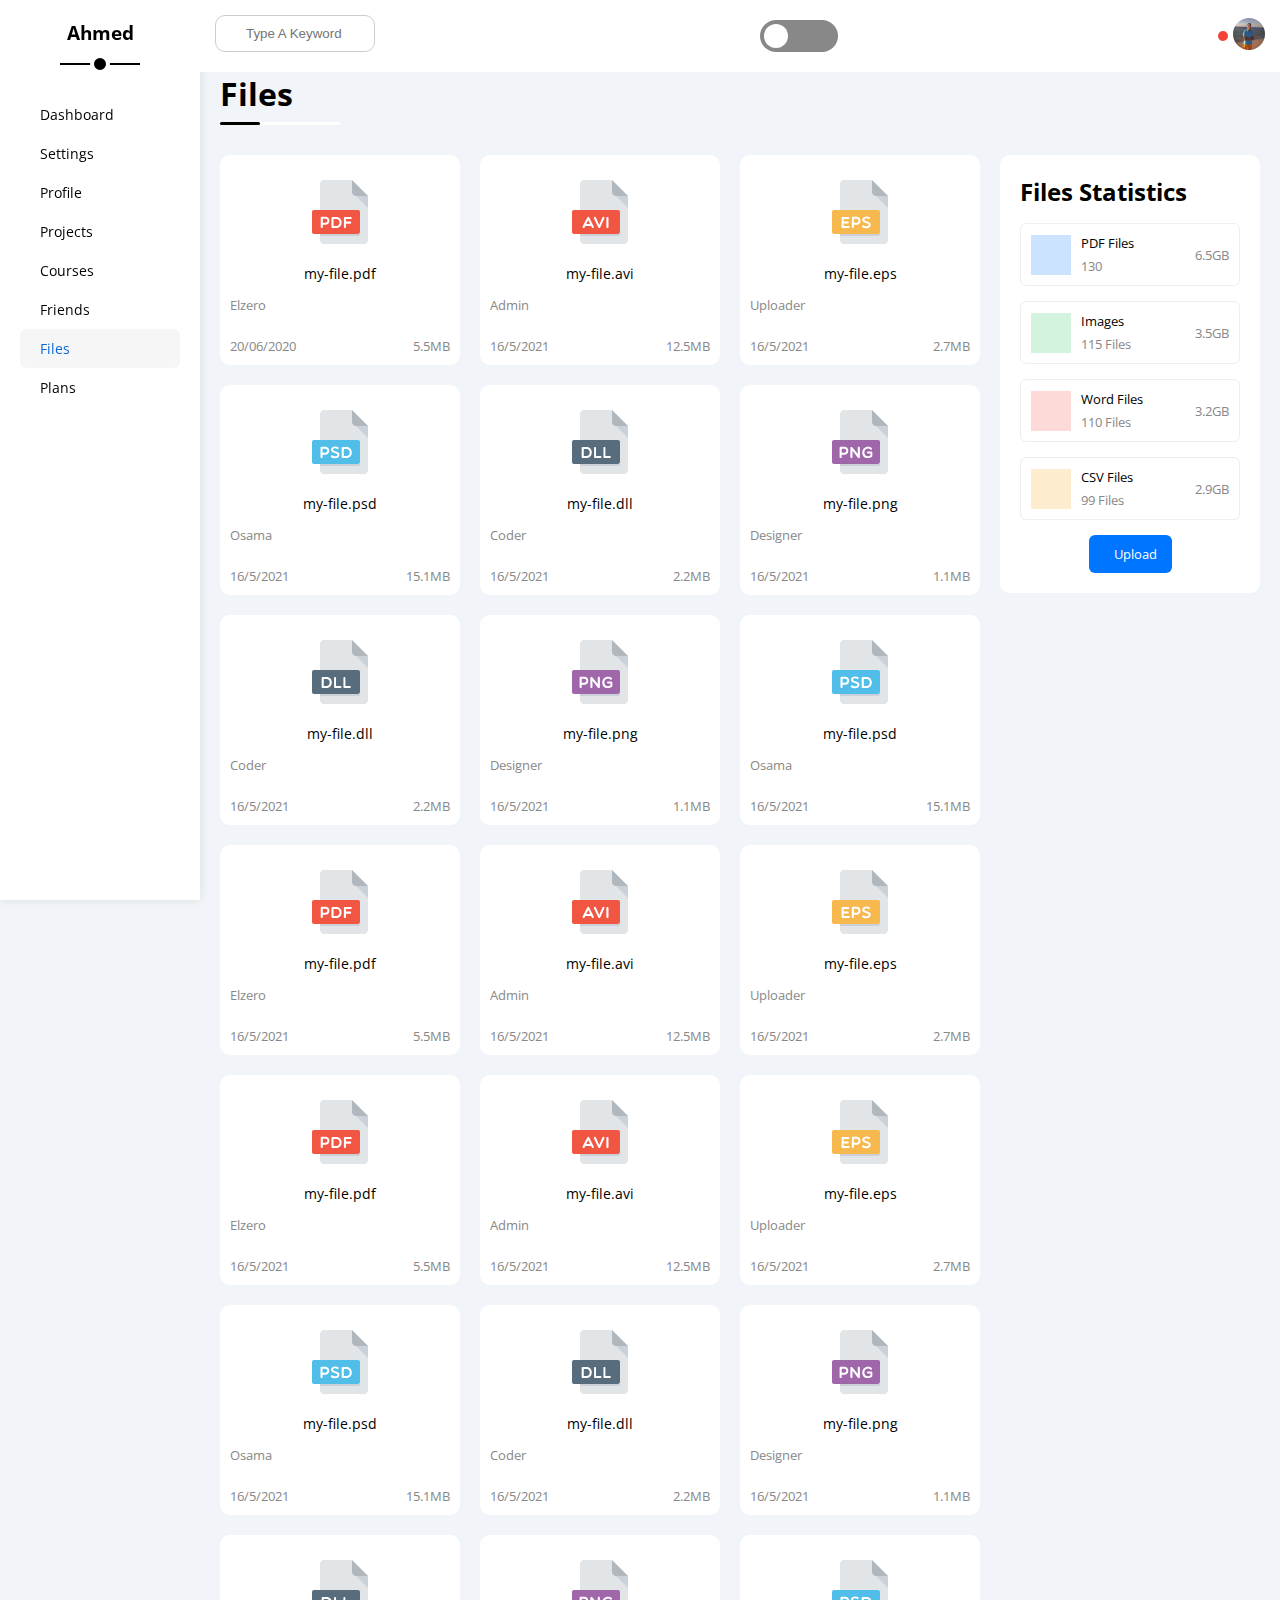
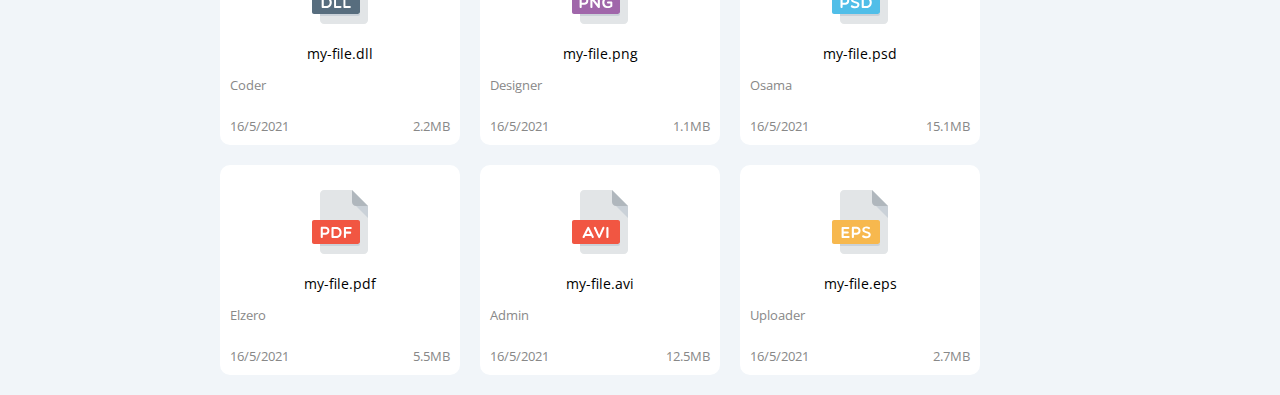
<file: files.html>
<!DOCTYPE html>
<html lang="en">
<head>
  <meta charset="UTF-8">
  <meta name="viewport" content="width=device-width, initial-scale=1.0">
  <link rel="stylesheet" href="https://cdnjs.cloudflare.com/ajax/libs/font-awesome/6.5.1/css/all.min.css" integrity="sha512-DTOQO9RWCH3ppGqcWaEA1BIZOC6xxalwEsw9c2QQeAIftl+Vegovlnee1c9QX4TctnWMn13TZye+giMm8e2LwA==" crossorigin="anonymous" referrerpolicy="no-referrer" />
  <title>Files</title>
  <link rel="stylesheet" href="./css/framework.css">
  <link rel="stylesheet" href="css/master.css" />
  <link rel="preconnect" href="https://fonts.googleapis.com">
  <link rel="preconnect" href="https://fonts.gstatic.com" crossorigin>
  <link href="https://fonts.googleapis.com/css2?family=Open+Sans:ital,wght@0,300..800;1,300..800&display=swap" rel="stylesheet">
</head>
<body class="bg-eee">
  <div class="page d-flex">
    <div class="sidebar bg-white p-20 p-relative">
      <h3 id="logo" class="p-relative txt-c mt-0">Ahmed</h3>
      <div class="test tr-03">
      <ul>
        <li>
          <a class="d-flex align-center fs-14 c-black rad-6 p-10 .mb-5" href="index.html">
            <i class="fa-regular fa-chart-bar fa-fw"></i>
            <span class="fs-14 hide-mobile">Dashboard</span>
          </a>
        </li>
        <li>
          <a class="d-flex align-center fs-14 c-black rad-6 p-10 .mb-5" href="settings.html">
            <i class="fa-solid fa-gear fa-fw"></i>
            <span class="fs-14 hide-mobile">Settings</span>
          </a>
        </li>
        <li>
          <a class="d-flex align-center fs-14 c-black rad-6 p-10 .mb-5" href="profile.html">
            <i class="fa-regular fa-user fa-fw"></i>
            <span class="fs-14 hide-mobile">Profile</span>
          </a>
        </li>
        <li>
          <a class="d-flex align-center fs-14 c-black rad-6 p-10 .mb-5" href="projects.html">
            <i class="fa-solid fa-diagram-project fa-fw"></i>
            <span class="fs-14 hide-mobile">Projects</span>
          </a>
        </li>
        <li>
          <a class="d-flex align-center fs-14 c-black rad-6 p-10 .mb-5" href="courses.html">
            <i class="fa-solid fa-graduation-cap fa-fw"></i>
            <span class="fs-14 hide-mobile">Courses</span>
          </a>
        </li>
        <li>
          <a class="d-flex align-center fs-14 c-black rad-6 p-10 .mb-5" href="friends.html">
            <i class="fa-regular fa-circle-user fa-fw"></i>
            <span class="fs-14 hide-mobile">Friends</span>
          </a>
        </li>
        <li>
          <a class="active d-flex align-center fs-14 c-black rad-6 p-10 .mb-5" href="files.html">
            <i class="fa-regular fa-file fa-fw"></i>
            <span class="fs-14 hide-mobile">Files</span>
          </a>
        </li>
        <li>
          <a class="d-flex align-center fs-14 c-black rad-6 p-10 .mb-5" href="plans.html">
            <i class="fa-regular fa-credit-card fa-fw"></i>
            <span class="fs-14 hide-mobile">Plans</span>
          </a>
        </li>
      </ul>
    </div>
    </div>
    <div class="content w-full">
      <!-- Start Head -->
      <div class="head bg-white between-flex p-15 tr-03">
        <div class="search p-relative">
          <input class="borderccc rad-10 p-10 ml-5" type="search" placeholder="Type A Keyword">
        </div>
        <label>
          <input class="toggle-checkbox dark-mood" type="checkbox">
          <div class="toggle-switch tr-03"></div>
        </label>
        <div class="icons d-flex align-center">
          <span class="notification p-relative">
            <i class="fa-regular fa-bell fa-lg"></i>
          </span>
          <a href="./profile.html">
          <div class="profile-img">
          <img src="imgs/avaalt.jpg" alt="">
        </div>
          </a>
        </div>
      </div>
      <!-- End Head -->
      <h1 class="p-relative">Files</h1>
      <div class="files-page d-flex m-20 gap-20">
        <div class="files-states p-20 bg-white rad-10">
          <h2 class="mt-0 mb-15 txt-c-mobile">Files Statistics</h2>
          <div class="d-flex align-center border-eee p-10 rad-6 mb-15 fs-13">
            <i class="fa-regular fa-file-pdf fa-lg blue center-flex c-blue icon"></i>
            <div class="info">
              <span>PDF Files</span>
              <span class="c-grey d-block mt-5">130</span>
            </div>
            <div class="size c-grey">6.5GB</div>
          </div>
          <div class="d-flex align-center border-eee p-10 rad-6 mb-15 fs-13">
            <i class="fa-regular fa-images fa-lg green center-flex c-green icon"></i>
            <div class="info">
              <span>Images</span>
              <span class="c-grey d-block mt-5">115 Files</span>
            </div>
            <div class="size c-grey">3.5GB</div>
          </div>
          <div class="d-flex align-center border-eee p-10 rad-6 mb-15 fs-13">
            <i class="fa-regular fa-file-word fa-lg red center-flex c-red icon"></i>
            <div class="info">
              <span>Word Files</span>
              <span class="c-grey d-block mt-5">110 Files</span>
            </div>
            <div class="size c-grey">3.2GB</div>
          </div>
          <div class="d-flex align-center border-eee p-10 rad-6 fs-13">
            <i class="fa-solid fa-file-csv fa-lg orange center-flex c-orange icon"></i>
            <div class="info">
              <span>CSV Files</span>
              <span class="c-grey d-block mt-5">99 Files</span>
            </div>
            <div class="size c-grey">2.9GB</div>
          </div>
          <a class="upload bg-blue c-white fs-13 rad-6 d-block w-fit" href="#">
            <i class="fa-solid fa-angles-up mr-10"></i>
            Upload
          </a>
        </div>
        <div class="files-content d-grid gap-20">
          <div class="file bg-white p-10 rad-10">
            <i class="fa-solid fa-download c-grey p-absolute"></i>
            <div class="icon txt-c">
              <img class="mt-15 mb-15" src="imgs/pdf.svg" alt="" />
            </div>
            <div class="txt-c mb-10 fs-14">my-file.pdf</div>
            <p class="c-grey fs-13">Elzero</p>
            <div class="info between-flex mt-10 pt-10 fs-13 c-grey">
              <span>20/06/2020</span>
              <span>5.5MB</span>
            </div>
          </div>
          <div class="file bg-white p-10 rad-10">
            <i class="fa-solid fa-download c-grey p-absolute"></i>
            <div class="icon txt-c">
              <img class="mt-15 mb-15" src="imgs/avi.svg" alt="" />
            </div>
            <div class="txt-c mb-10 fs-14">my-file.avi</div>
            <p class="c-grey fs-13">Admin</p>
            <div class="info between-flex mt-10 pt-10 fs-13 c-grey">
              <span>16/5/2021</span>
              <span>12.5MB</span>
            </div>
          </div>
          <div class="file bg-white p-10 rad-10">
            <i class="fa-solid fa-download c-grey p-absolute"></i>
            <div class="icon txt-c">
              <img class="mt-15 mb-15" src="imgs/eps.svg" alt="" />
            </div>
            <div class="txt-c mb-10 fs-14">my-file.eps</div>
            <p class="c-grey fs-13">Uploader</p>
            <div class="info between-flex mt-10 pt-10 fs-13 c-grey">
              <span>16/5/2021</span>
              <span>2.7MB</span>
            </div>
          </div>
          <div class="file bg-white p-10 rad-10">
            <i class="fa-solid fa-download c-grey p-absolute"></i>
            <div class="icon txt-c">
              <img class="mt-15 mb-15" src="imgs/psd.svg" alt="" />
            </div>
            <div class="txt-c mb-10 fs-14">my-file.psd</div>
            <p class="c-grey fs-13">Osama</p>
            <div class="info between-flex mt-10 pt-10 fs-13 c-grey">
              <span>16/5/2021</span>
              <span>15.1MB</span>
            </div>
          </div>
          <div class="file bg-white p-10 rad-10">
            <i class="fa-solid fa-download c-grey p-absolute"></i>
            <div class="icon txt-c">
              <img class="mt-15 mb-15" src="imgs/dll.svg" alt="" />
            </div>
            <div class="txt-c mb-10 fs-14">my-file.dll</div>
            <p class="c-grey fs-13">Coder</p>
            <div class="info between-flex mt-10 pt-10 fs-13 c-grey">
              <span>16/5/2021</span>
              <span>2.2MB</span>
            </div>
          </div>
          <div class="file bg-white p-10 rad-10">
            <i class="fa-solid fa-download c-grey p-absolute"></i>
            <div class="icon txt-c">
              <img class="mt-15 mb-15" src="imgs/png.svg" alt="" />
            </div>
            <div class="txt-c mb-10 fs-14">my-file.png</div>
            <p class="c-grey fs-13">Designer</p>
            <div class="info between-flex mt-10 pt-10 fs-13 c-grey">
              <span>16/5/2021</span>
              <span>1.1MB</span>
            </div>
          </div>
          <div class="file bg-white p-10 rad-10">
            <i class="fa-solid fa-download c-grey p-absolute"></i>
            <div class="icon txt-c">
              <img class="mt-15 mb-15" src="imgs/dll.svg" alt="" />
            </div>
            <div class="txt-c mb-10 fs-14">my-file.dll</div>
            <p class="c-grey fs-13">Coder</p>
            <div class="info between-flex mt-10 pt-10 fs-13 c-grey">
              <span>16/5/2021</span>
              <span>2.2MB</span>
            </div>
          </div>
          <div class="file bg-white p-10 rad-10">
            <i class="fa-solid fa-download c-grey p-absolute"></i>
            <div class="icon txt-c">
              <img class="mt-15 mb-15" src="imgs/png.svg" alt="" />
            </div>
            <div class="txt-c mb-10 fs-14">my-file.png</div>
            <p class="c-grey fs-13">Designer</p>
            <div class="info between-flex mt-10 pt-10 fs-13 c-grey">
              <span>16/5/2021</span>
              <span>1.1MB</span>
            </div>
          </div>
          <div class="file bg-white p-10 rad-10">
            <i class="fa-solid fa-download c-grey p-absolute"></i>
            <div class="icon txt-c">
              <img class="mt-15 mb-15" src="imgs/psd.svg" alt="" />
            </div>
            <div class="txt-c mb-10 fs-14">my-file.psd</div>
            <p class="c-grey fs-13">Osama</p>
            <div class="info between-flex mt-10 pt-10 fs-13 c-grey">
              <span>16/5/2021</span>
              <span>15.1MB</span>
            </div>
          </div>
          <div class="file bg-white p-10 rad-10">
            <i class="fa-solid fa-download c-grey p-absolute"></i>
            <div class="icon txt-c">
              <img class="mt-15 mb-15" src="imgs/pdf.svg" alt="" />
            </div>
            <div class="txt-c mb-10 fs-14">my-file.pdf</div>
            <p class="c-grey fs-13">Elzero</p>
            <div class="info between-flex mt-10 pt-10 fs-13 c-grey">
              <span>16/5/2021</span>
              <span>5.5MB</span>
            </div>
          </div>
          <div class="file bg-white p-10 rad-10">
            <i class="fa-solid fa-download c-grey p-absolute"></i>
            <div class="icon txt-c">
              <img class="mt-15 mb-15" src="imgs/avi.svg" alt="" />
            </div>
            <div class="txt-c mb-10 fs-14">my-file.avi</div>
            <p class="c-grey fs-13">Admin</p>
            <div class="info between-flex mt-10 pt-10 fs-13 c-grey">
              <span>16/5/2021</span>
              <span>12.5MB</span>
            </div>
          </div>
          <div class="file bg-white p-10 rad-10">
            <i class="fa-solid fa-download c-grey p-absolute"></i>
            <div class="icon txt-c">
              <img class="mt-15 mb-15" src="imgs/eps.svg" alt="" />
            </div>
            <div class="txt-c mb-10 fs-14">my-file.eps</div>
            <p class="c-grey fs-13">Uploader</p>
            <div class="info between-flex mt-10 pt-10 fs-13 c-grey">
              <span>16/5/2021</span>
              <span>2.7MB</span>
            </div>
          </div>
          <div class="file bg-white p-10 rad-10">
            <i class="fa-solid fa-download c-grey p-absolute"></i>
            <div class="icon txt-c">
              <img class="mt-15 mb-15" src="imgs/pdf.svg" alt="" />
            </div>
            <div class="txt-c mb-10 fs-14">my-file.pdf</div>
            <p class="c-grey fs-13">Elzero</p>
            <div class="info between-flex mt-10 pt-10 fs-13 c-grey">
              <span>16/5/2021</span>
              <span>5.5MB</span>
            </div>
          </div>
          <div class="file bg-white p-10 rad-10">
            <i class="fa-solid fa-download c-grey p-absolute"></i>
            <div class="icon txt-c">
              <img class="mt-15 mb-15" src="imgs/avi.svg" alt="" />
            </div>
            <div class="txt-c mb-10 fs-14">my-file.avi</div>
            <p class="c-grey fs-13">Admin</p>
            <div class="info between-flex mt-10 pt-10 fs-13 c-grey">
              <span>16/5/2021</span>
              <span>12.5MB</span>
            </div>
          </div>
          <div class="file bg-white p-10 rad-10">
            <i class="fa-solid fa-download c-grey p-absolute"></i>
            <div class="icon txt-c">
              <img class="mt-15 mb-15" src="imgs/eps.svg" alt="" />
            </div>
            <div class="txt-c mb-10 fs-14">my-file.eps</div>
            <p class="c-grey fs-13">Uploader</p>
            <div class="info between-flex mt-10 pt-10 fs-13 c-grey">
              <span>16/5/2021</span>
              <span>2.7MB</span>
            </div>
          </div>
          <div class="file bg-white p-10 rad-10">
            <i class="fa-solid fa-download c-grey p-absolute"></i>
            <div class="icon txt-c">
              <img class="mt-15 mb-15" src="imgs/psd.svg" alt="" />
            </div>
            <div class="txt-c mb-10 fs-14">my-file.psd</div>
            <p class="c-grey fs-13">Osama</p>
            <div class="info between-flex mt-10 pt-10 fs-13 c-grey">
              <span>16/5/2021</span>
              <span>15.1MB</span>
            </div>
          </div>
          <div class="file bg-white p-10 rad-10">
            <i class="fa-solid fa-download c-grey p-absolute"></i>
            <div class="icon txt-c">
              <img class="mt-15 mb-15" src="imgs/dll.svg" alt="" />
            </div>
            <div class="txt-c mb-10 fs-14">my-file.dll</div>
            <p class="c-grey fs-13">Coder</p>
            <div class="info between-flex mt-10 pt-10 fs-13 c-grey">
              <span>16/5/2021</span>
              <span>2.2MB</span>
            </div>
          </div>
          <div class="file bg-white p-10 rad-10">
            <i class="fa-solid fa-download c-grey p-absolute"></i>
            <div class="icon txt-c">
              <img class="mt-15 mb-15" src="imgs/png.svg" alt="" />
            </div>
            <div class="txt-c mb-10 fs-14">my-file.png</div>
            <p class="c-grey fs-13">Designer</p>
            <div class="info between-flex mt-10 pt-10 fs-13 c-grey">
              <span>16/5/2021</span>
              <span>1.1MB</span>
            </div>
          </div>
          <div class="file bg-white p-10 rad-10">
            <i class="fa-solid fa-download c-grey p-absolute"></i>
            <div class="icon txt-c">
              <img class="mt-15 mb-15" src="imgs/dll.svg" alt="" />
            </div>
            <div class="txt-c mb-10 fs-14">my-file.dll</div>
            <p class="c-grey fs-13">Coder</p>
            <div class="info between-flex mt-10 pt-10 fs-13 c-grey">
              <span>16/5/2021</span>
              <span>2.2MB</span>
            </div>
          </div>
          <div class="file bg-white p-10 rad-10">
            <i class="fa-solid fa-download c-grey p-absolute"></i>
            <div class="icon txt-c">
              <img class="mt-15 mb-15" src="imgs/png.svg" alt="" />
            </div>
            <div class="txt-c mb-10 fs-14">my-file.png</div>
            <p class="c-grey fs-13">Designer</p>
            <div class="info between-flex mt-10 pt-10 fs-13 c-grey">
              <span>16/5/2021</span>
              <span>1.1MB</span>
            </div>
          </div>
          <div class="file bg-white p-10 rad-10">
            <i class="fa-solid fa-download c-grey p-absolute"></i>
            <div class="icon txt-c">
              <img class="mt-15 mb-15" src="imgs/psd.svg" alt="" />
            </div>
            <div class="txt-c mb-10 fs-14">my-file.psd</div>
            <p class="c-grey fs-13">Osama</p>
            <div class="info between-flex mt-10 pt-10 fs-13 c-grey">
              <span>16/5/2021</span>
              <span>15.1MB</span>
            </div>
          </div>
          <div class="file bg-white p-10 rad-10">
            <i class="fa-solid fa-download c-grey p-absolute"></i>
            <div class="icon txt-c">
              <img class="mt-15 mb-15" src="imgs/pdf.svg" alt="" />
            </div>
            <div class="txt-c mb-10 fs-14">my-file.pdf</div>
            <p class="c-grey fs-13">Elzero</p>
            <div class="info between-flex mt-10 pt-10 fs-13 c-grey">
              <span>16/5/2021</span>
              <span>5.5MB</span>
            </div>
          </div>
          <div class="file bg-white p-10 rad-10">
            <i class="fa-solid fa-download c-grey p-absolute"></i>
            <div class="icon txt-c">
              <img class="mt-15 mb-15" src="imgs/avi.svg" alt="" />
            </div>
            <div class="txt-c mb-10 fs-14">my-file.avi</div>
            <p class="c-grey fs-13">Admin</p>
            <div class="info between-flex mt-10 pt-10 fs-13 c-grey">
              <span>16/5/2021</span>
              <span>12.5MB</span>
            </div>
          </div>
          <div class="file bg-white p-10 rad-10">
            <i class="fa-solid fa-download c-grey p-absolute"></i>
            <div class="icon txt-c">
              <img class="mt-15 mb-15" src="imgs/eps.svg" alt="" />
            </div>
            <div class="txt-c mb-10 fs-14">my-file.eps</div>
            <p class="c-grey fs-13">Uploader</p>
            <div class="info between-flex mt-10 pt-10 fs-13 c-grey">
              <span>16/5/2021</span>
              <span>2.7MB</span>
            </div>
          </div>
        </div>
        </div>
        </div>
      </div>
      <script>let darkMode = localStorage.getItem('darkMode'); 
        let toggle = document.querySelector(".dark-mood");
        let body = document.querySelector("body");
        let darkmood = false;
        if (darkMode === 'enabled') {
          body.classList.add("dark")
          toggle.checked = true;
        }
        toggle.addEventListener("change", (event) => {
          darkMode = localStorage.getItem('darkMode'); 
          darkmood = event.target.checked;
          if (darkmood) {
            body.classList.add("dark")
            localStorage.setItem('darkMode', 'enabled');
          } else {
            body.classList.remove("dark")
            localStorage.setItem('darkMode', null);
          }
        })</script>
  <script src="main.js"></script>
</body>
</html>
</file>
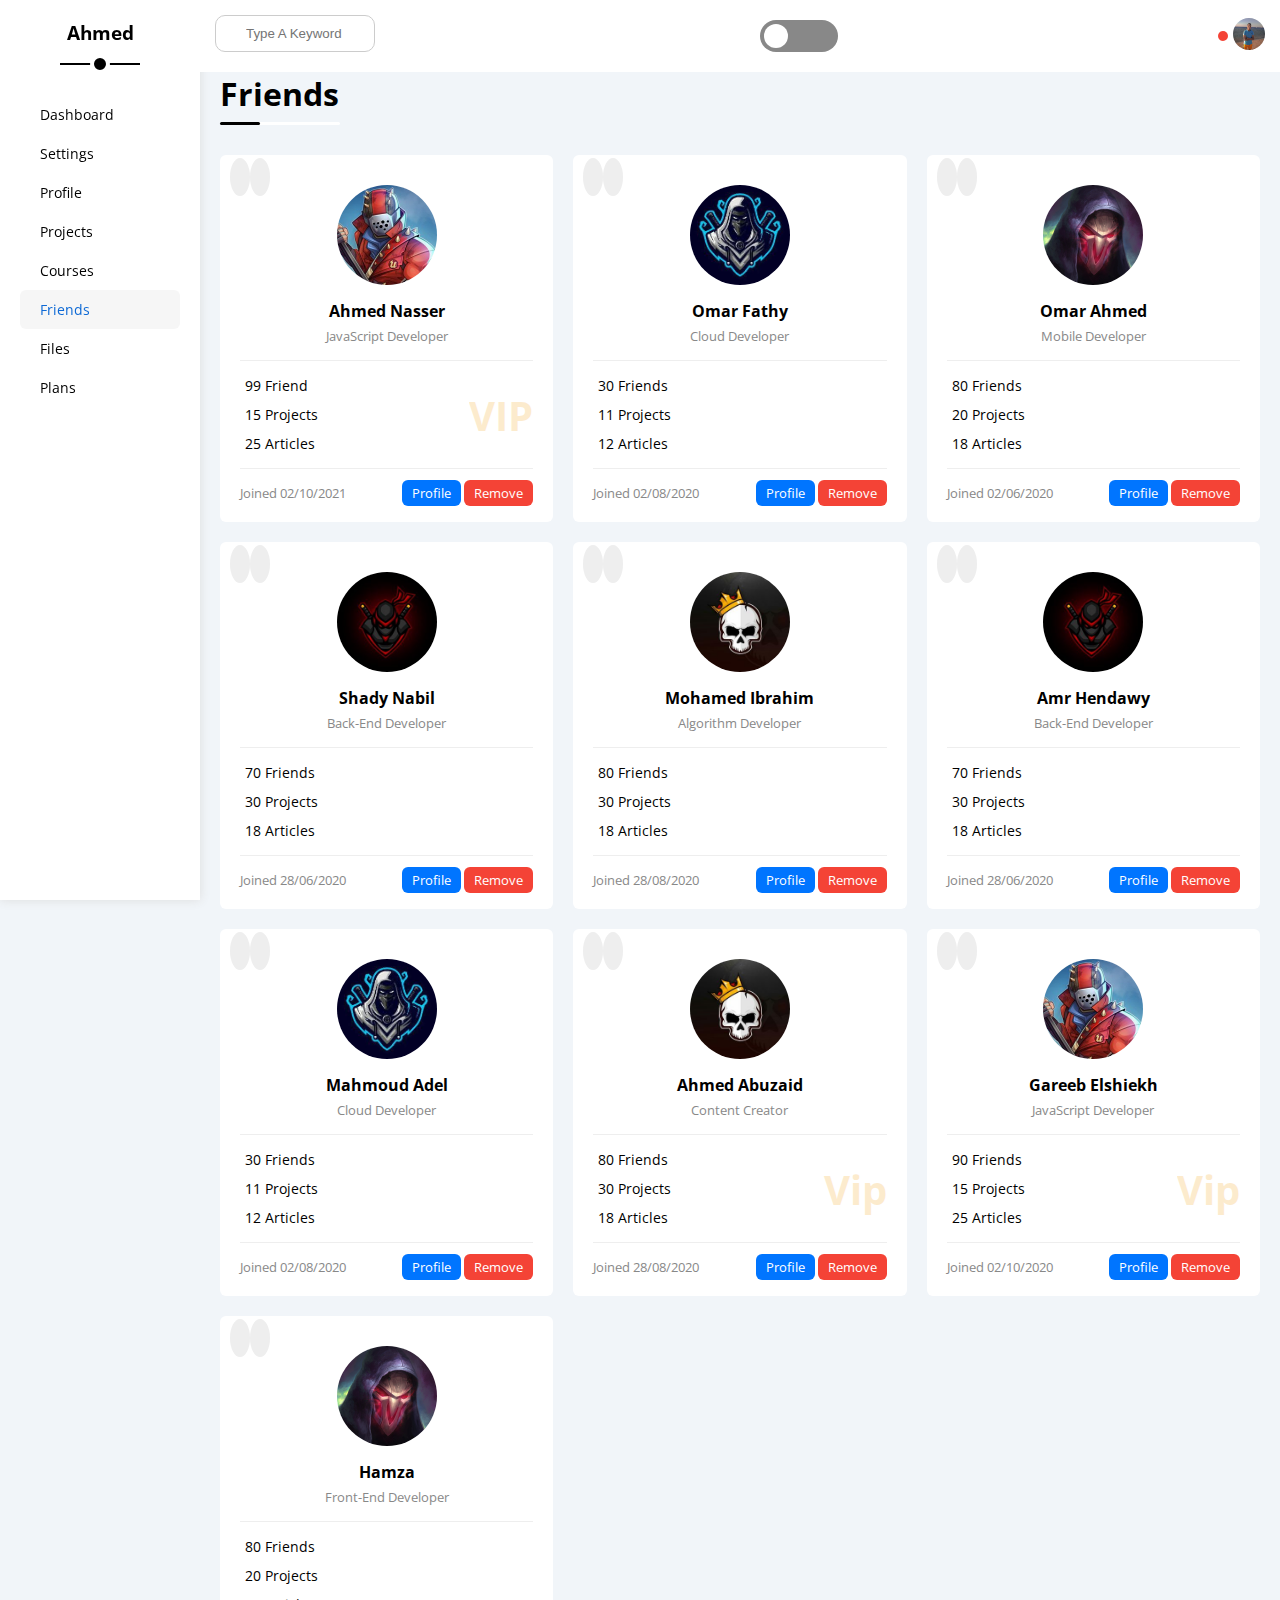
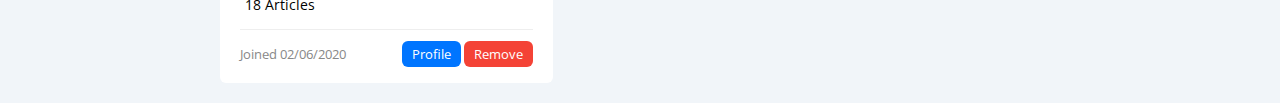
<file: friends.html>
<!DOCTYPE html>
<html lang="en">
<head>
  <meta charset="UTF-8">
  <meta name="viewport" content="width=device-width, initial-scale=1.0">
  <link rel="stylesheet" href="https://cdnjs.cloudflare.com/ajax/libs/font-awesome/6.5.1/css/all.min.css" integrity="sha512-DTOQO9RWCH3ppGqcWaEA1BIZOC6xxalwEsw9c2QQeAIftl+Vegovlnee1c9QX4TctnWMn13TZye+giMm8e2LwA==" crossorigin="anonymous" referrerpolicy="no-referrer" />
  <title>Friends</title>
  <link rel="stylesheet" href="./css/framework.css">
  <link rel="stylesheet" href="css/master.css" />
  <link rel="preconnect" href="https://fonts.googleapis.com">
  <link rel="preconnect" href="https://fonts.gstatic.com" crossorigin>
  <link href="https://fonts.googleapis.com/css2?family=Open+Sans:ital,wght@0,300..800;1,300..800&display=swap" rel="stylesheet">
</head>
<body class="bg-eee">
  <div class="page d-flex">
    <div class="sidebar bg-white p-20 p-relative">
      <h3 id="logo" class="p-relative txt-c mt-0">Ahmed</h3>
      <div class="test tr-03">
      <ul>
        <li>
          <a class="d-flex align-center fs-14 c-black rad-6 p-10 .mb-5" href="index.html">
            <i class="fa-regular fa-chart-bar fa-fw"></i>
            <span class="fs-14 hide-mobile">Dashboard</span>
          </a>
        </li>
        <li>
          <a class="d-flex align-center fs-14 c-black rad-6 p-10 .mb-5" href="settings.html">
            <i class="fa-solid fa-gear fa-fw"></i>
            <span class="fs-14 hide-mobile">Settings</span>
          </a>
        </li>
        <li>
          <a class="d-flex align-center fs-14 c-black rad-6 p-10 .mb-5" href="profile.html">
            <i class="fa-regular fa-user fa-fw"></i>
            <span class="fs-14 hide-mobile">Profile</span>
          </a>
        </li>
        <li>
          <a class="d-flex align-center fs-14 c-black rad-6 p-10 .mb-5" href="projects.html">
            <i class="fa-solid fa-diagram-project fa-fw"></i>
            <span class="fs-14 hide-mobile">Projects</span>
          </a>
        </li>
        <li>
          <a class="d-flex align-center fs-14 c-black rad-6 p-10 .mb-5" href="courses.html">
            <i class="fa-solid fa-graduation-cap fa-fw"></i>
            <span class="fs-14 hide-mobile">Courses</span>
          </a>
        </li>
        <li>
          <a class="active d-flex align-center fs-14 c-black rad-6 p-10 .mb-5" href="friends.html">
            <i class="fa-regular fa-circle-user fa-fw"></i>
            <span class="fs-14 hide-mobile">Friends</span>
          </a>
        </li>
        <li>
          <a class="d-flex align-center fs-14 c-black rad-6 p-10 .mb-5" href="files.html">
            <i class="fa-regular fa-file fa-fw"></i>
            <span class="fs-14 hide-mobile">Files</span>
          </a>
        </li>
        <li>
          <a class="d-flex align-center fs-14 c-black rad-6 p-10 .mb-5" href="plans.html">
            <i class="fa-regular fa-credit-card fa-fw"></i>
            <span class="fs-14 hide-mobile">Plans</span>
          </a>
        </li>
      </ul>
    </div>
    </div>
    <div class="content w-full">
      <!-- Start Head -->
      <div class="head bg-white between-flex p-15 tr-03">
        <div class="search p-relative">
          <input class="borderccc rad-10 p-10 ml-5" type="search" placeholder="Type A Keyword">
        </div>
        <label>
          <input class="toggle-checkbox dark-mood" type="checkbox">
          <div class="toggle-switch tr-03"></div>
        </label>
        <div class="icons d-flex align-center">
          <span class="notification p-relative">
            <i class="fa-regular fa-bell fa-lg"></i>
          </span>
          <a href="./profile.html">
          <div class="profile-img">
          <img src="imgs/avaalt.jpg" alt="">
        </div>
          </a>
        </div>
      </div>
      <!-- End Head -->
      <h1 class="p-relative">Friends</h1>
      <div class="friends-page d-grid m-20 gap-20">
        <div class="friend bg-white rad-6 p-20 p-relative">
          <div class="contact">
            <i class="fa-solid fa-phone"></i>
            <i class="fa-regular fa-envelope"></i>
          </div>
          <div class="txt-c">
            <img class="rad-half mt-10 mb-10 w-100 h-100" src="imgs/friend-01.jpg" alt="" />
            <h4 class="m-0">Ahmed Nasser</h4>
            <p class="c-grey fs-13 mt-5 mb-0">JavaScript Developer</p>
          </div>
          <div class="icons fs-14 p-relative">
            <div class="mb-10">
              <i class="fa-regular fa-face-smile fa-fw"></i>
              <span>99 Friend</span>
            </div>
            <div class="mb-10">
              <i class="fa-solid fa-code-commit fa-fw"></i>
              <span>15 Projects</span>
            </div>
            <div>
              <i class="fa-regular fa-newspaper fa-fw"></i>
              <span>25 Articles</span>
            </div>
            <span class="vip fw-bold c-orange">VIP</span>
          </div>
          <div class="info between-flex fs-13">
            <span class="c-grey">Joined 02/10/2021</span>
            <div>
              <a class="bg-blue c-white btn-shape" href="profile.html">Profile</a>
              <a class="bg-red c-white btn-shape" href="#">Remove</a>
            </div>
          </div>
        </div>
        <div class="friend bg-white rad-6 p-20 p-relative">
          <div class="contact">
            <i class="fa-solid fa-phone"></i>
            <i class="fa-regular fa-envelope"></i>
          </div>
          <div class="txt-c">
            <img class="rad-half mt-10 mb-10 w-100 h-100" src="imgs/friend-02.jpg" alt="" />
            <h4 class="m-0">Omar Fathy</h4>
            <p class="c-grey fs-13 mt-5 mb-0">Cloud Developer</p>
          </div>
          <div class="icons fs-14 p-relative">
            <div class="mb-10">
              <i class="fa-regular fa-face-smile fa-fw"></i>
              <span>30 Friends</span>
            </div>
            <div class="mb-10">
              <i class="fa-solid fa-code-commit fa-fw"></i>
              <span>11 Projects</span>
            </div>
            <div>
              <i class="fa-regular fa-newspaper fa-fw"></i>
              <span>12 Articles</span>
            </div>
          </div>
          <div class="info between-flex fs-13">
            <span class="c-grey">Joined 02/08/2020</span>
            <div>
              <a class="bg-blue c-white btn-shape" href="profile.html">Profile</a>
              <a class="bg-red c-white btn-shape" href="">Remove</a>
            </div>
          </div>
        </div>
        <div class="friend bg-white rad-6 p-20 p-relative">
          <div class="contact">
            <i class="fa-solid fa-phone"></i>
            <i class="fa-regular fa-envelope"></i>
          </div>
          <div class="txt-c">
            <img class="rad-half mt-10 mb-10 w-100 h-100" src="imgs/friend-03.jpg" alt="" />
            <h4 class="m-0">Omar Ahmed</h4>
            <p class="c-grey fs-13 mt-5 mb-0">Mobile Developer</p>
          </div>
          <div class="icons fs-14 p-relative">
            <div class="mb-10">
              <i class="fa-regular fa-face-smile fa-fw"></i>
              <span>80 Friends</span>
            </div>
            <div class="mb-10">
              <i class="fa-solid fa-code-commit fa-fw"></i>
              <span>20 Projects</span>
            </div>
            <div>
              <i class="fa-regular fa-newspaper fa-fw"></i>
              <span>18 Articles</span>
            </div>
          </div>
          <div class="info between-flex fs-13">
            <span class="c-grey">Joined 02/06/2020</span>
            <div>
              <a class="bg-blue c-white btn-shape" href="profile.html">Profile</a>
              <a class="bg-red c-white btn-shape" href="">Remove</a>
            </div>
          </div>
        </div>
        <div class="friend bg-white rad-6 p-20 p-relative">
          <div class="contact">
            <i class="fa-solid fa-phone"></i>
            <i class="fa-regular fa-envelope"></i>
          </div>
          <div class="txt-c">
            <img class="rad-half mt-10 mb-10 w-100 h-100" src="imgs/friend-04.jpg" alt="" />
            <h4 class="m-0">Shady Nabil</h4>
            <p class="c-grey fs-13 mt-5 mb-0">Back-End Developer</p>
          </div>
          <div class="icons fs-14 p-relative">
            <div class="mb-10">
              <i class="fa-regular fa-face-smile fa-fw"></i>
              <span>70 Friends</span>
            </div>
            <div class="mb-10">
              <i class="fa-solid fa-code-commit fa-fw"></i>
              <span>30 Projects</span>
            </div>
            <div>
              <i class="fa-regular fa-newspaper fa-fw"></i>
              <span>18 Articles</span>
            </div>
          </div>
          <div class="info between-flex fs-13">
            <span class="c-grey">Joined 28/06/2020</span>
            <div>
              <a class="bg-blue c-white btn-shape" href="profile.html">Profile</a>
              <a class="bg-red c-white btn-shape" href="">Remove</a>
            </div>
          </div>
        </div>
        <div class="friend bg-white rad-6 p-20 p-relative">
          <div class="contact">
            <i class="fa-solid fa-phone"></i>
            <i class="fa-regular fa-envelope"></i>
          </div>
          <div class="txt-c">
            <img class="rad-half mt-10 mb-10 w-100 h-100" src="imgs/friend-05.jpg" alt="" />
            <h4 class="m-0">Mohamed Ibrahim</h4>
            <p class="c-grey fs-13 mt-5 mb-0">Algorithm Developer</p>
          </div>
          <div class="icons fs-14 p-relative">
            <div class="mb-10">
              <i class="fa-regular fa-face-smile fa-fw"></i>
              <span>80 Friends</span>
            </div>
            <div class="mb-10">
              <i class="fa-solid fa-code-commit fa-fw"></i>
              <span>30 Projects</span>
            </div>
            <div>
              <i class="fa-regular fa-newspaper fa-fw"></i>
              <span>18 Articles</span>
            </div>
          </div>
          <div class="info between-flex fs-13">
            <span class="c-grey">Joined 28/08/2020</span>
            <div>
              <a class="bg-blue c-white btn-shape" href="profile.html">Profile</a>
              <a class="bg-red c-white btn-shape" href="">Remove</a>
            </div>
          </div>
        </div>
        <div class="friend bg-white rad-6 p-20 p-relative">
          <div class="contact">
            <i class="fa-solid fa-phone"></i>
            <i class="fa-regular fa-envelope"></i>
          </div>
          <div class="txt-c">
            <img class="rad-half mt-10 mb-10 w-100 h-100" src="imgs/friend-04.jpg" alt="" />
            <h4 class="m-0">Amr Hendawy</h4>
            <p class="c-grey fs-13 mt-5 mb-0">Back-End Developer</p>
          </div>
          <div class="icons fs-14 p-relative">
            <div class="mb-10">
              <i class="fa-regular fa-face-smile fa-fw"></i>
              <span>70 Friends</span>
            </div>
            <div class="mb-10">
              <i class="fa-solid fa-code-commit fa-fw"></i>
              <span>30 Projects</span>
            </div>
            <div>
              <i class="fa-regular fa-newspaper fa-fw"></i>
              <span>18 Articles</span>
            </div>
          </div>
          <div class="info between-flex fs-13">
            <span class="c-grey">Joined 28/06/2020</span>
            <div>
              <a class="bg-blue c-white btn-shape" href="profile.html">Profile</a>
              <a class="bg-red c-white btn-shape" href="">Remove</a>
            </div>
          </div>
        </div>
        <div class="friend bg-white rad-6 p-20 p-relative">
          <div class="contact">
            <i class="fa-solid fa-phone"></i>
            <i class="fa-regular fa-envelope"></i>
          </div>
          <div class="txt-c">
            <img class="rad-half mt-10 mb-10 w-100 h-100" src="imgs/friend-02.jpg" alt="" />
            <h4 class="m-0">Mahmoud Adel</h4>
            <p class="c-grey fs-13 mt-5 mb-0">Cloud Developer</p>
          </div>
          <div class="icons fs-14 p-relative">
            <div class="mb-10">
              <i class="fa-regular fa-face-smile fa-fw"></i>
              <span>30 Friends</span>
            </div>
            <div class="mb-10">
              <i class="fa-solid fa-code-commit fa-fw"></i>
              <span>11 Projects</span>
            </div>
            <div>
              <i class="fa-regular fa-newspaper fa-fw"></i>
              <span>12 Articles</span>
            </div>
          </div>
          <div class="info between-flex fs-13">
            <span class="c-grey">Joined 02/08/2020</span>
            <div>
              <a class="bg-blue c-white btn-shape" href="profile.html">Profile</a>
              <a class="bg-red c-white btn-shape" href="">Remove</a>
            </div>
          </div>
        </div>
        <div class="friend bg-white rad-6 p-20 p-relative">
          <div class="contact">
            <i class="fa-solid fa-phone"></i>
            <i class="fa-regular fa-envelope"></i>
          </div>
          <div class="txt-c">
            <img class="rad-half mt-10 mb-10 w-100 h-100" src="imgs/friend-05.jpg" alt="" />
            <h4 class="m-0">Ahmed Abuzaid</h4>
            <p class="c-grey fs-13 mt-5 mb-0">Content Creator</p>
          </div>
          <div class="icons fs-14 p-relative">
            <div class="mb-10">
              <i class="fa-regular fa-face-smile fa-fw"></i>
              <span>80 Friends</span>
            </div>
            <div class="mb-10">
              <i class="fa-solid fa-code-commit fa-fw"></i>
              <span>30 Projects</span>
            </div>
            <div>
              <i class="fa-regular fa-newspaper fa-fw"></i>
              <span>18 Articles</span>
            </div>
            <span class="vip fw-bold c-orange">Vip</span>
          </div>
          <div class="info between-flex fs-13">
            <span class="c-grey">Joined 28/08/2020</span>
            <div>
              <a class="bg-blue c-white btn-shape" href="profile.html">Profile</a>
              <a class="bg-red c-white btn-shape" href="">Remove</a>
            </div>
          </div>
        </div>
        <div class="friend bg-white rad-6 p-20 p-relative">
          <div class="contact">
            <i class="fa-solid fa-phone"></i>
            <i class="fa-regular fa-envelope"></i>
          </div>
          <div class="txt-c">
            <img class="rad-half mt-10 mb-10 w-100 h-100" src="imgs/friend-01.jpg" alt="" />
            <h4 class="m-0">Gareeb Elshiekh</h4>
            <p class="c-grey fs-13 mt-5 mb-0">JavaScript Developer</p>
          </div>
          <div class="icons fs-14 p-relative">
            <div class="mb-10">
              <i class="fa-regular fa-face-smile fa-fw"></i>
              <span>90 Friends</span>
            </div>
            <div class="mb-10">
              <i class="fa-solid fa-code-commit fa-fw"></i>
              <span>15 Projects</span>
            </div>
            <div>
              <i class="fa-regular fa-newspaper fa-fw"></i>
              <span>25 Articles</span>
            </div>
            <span class="vip fw-bold c-orange">Vip</span>
          </div>
          <div class="info between-flex fs-13">
            <span class="c-grey">Joined 02/10/2020</span>
            <div>
              <a class="bg-blue c-white btn-shape" href="profile.html">Profile</a>
              <a class="bg-red c-white btn-shape" href="">Remove</a>
            </div>
          </div>
        </div>
        <div class="friend bg-white rad-6 p-20 p-relative">
          <div class="contact">
            <i class="fa-solid fa-phone"></i>
            <i class="fa-regular fa-envelope"></i>
          </div>
          <div class="txt-c">
            <img class="rad-half mt-10 mb-10 w-100 h-100" src="imgs/friend-03.jpg" alt="" />
            <h4 class="m-0">Hamza</h4>
            <p class="c-grey fs-13 mt-5 mb-0">Front-End Developer</p>
          </div>
          <div class="icons fs-14 p-relative">
            <div class="mb-10">
              <i class="fa-regular fa-face-smile fa-fw"></i>
              <span>80 Friends</span>
            </div>
            <div class="mb-10">
              <i class="fa-solid fa-code-commit fa-fw"></i>
              <span>20 Projects</span>
            </div>
            <div>
              <i class="fa-regular fa-newspaper fa-fw"></i>
              <span>18 Articles</span>
            </div>
          </div>
          <div class="info between-flex fs-13">
            <span class="c-grey">Joined 02/06/2020</span>
            <div>
              <a class="bg-blue c-white btn-shape" href="profile.html">Profile</a>
              <a class="bg-red c-white btn-shape" href="">Remove</a>
            </div>
          </div>
        </div>
      </div>
    </div>
  </div>
  <script>let darkMode = localStorage.getItem('darkMode'); 
    let toggle = document.querySelector(".dark-mood");
    let body = document.querySelector("body");
    let darkmood = false;
    if (darkMode === 'enabled') {
      body.classList.add("dark")
      toggle.checked = true;
    }
    toggle.addEventListener("change", (event) => {
      darkMode = localStorage.getItem('darkMode'); 
      darkmood = event.target.checked;
      if (darkmood) {
        body.classList.add("dark")
        localStorage.setItem('darkMode', 'enabled');
      } else {
        body.classList.remove("dark")
        localStorage.setItem('darkMode', null);
      }
    })</script>
  <script src="main.js"></script>
</body>
</html>
</file>
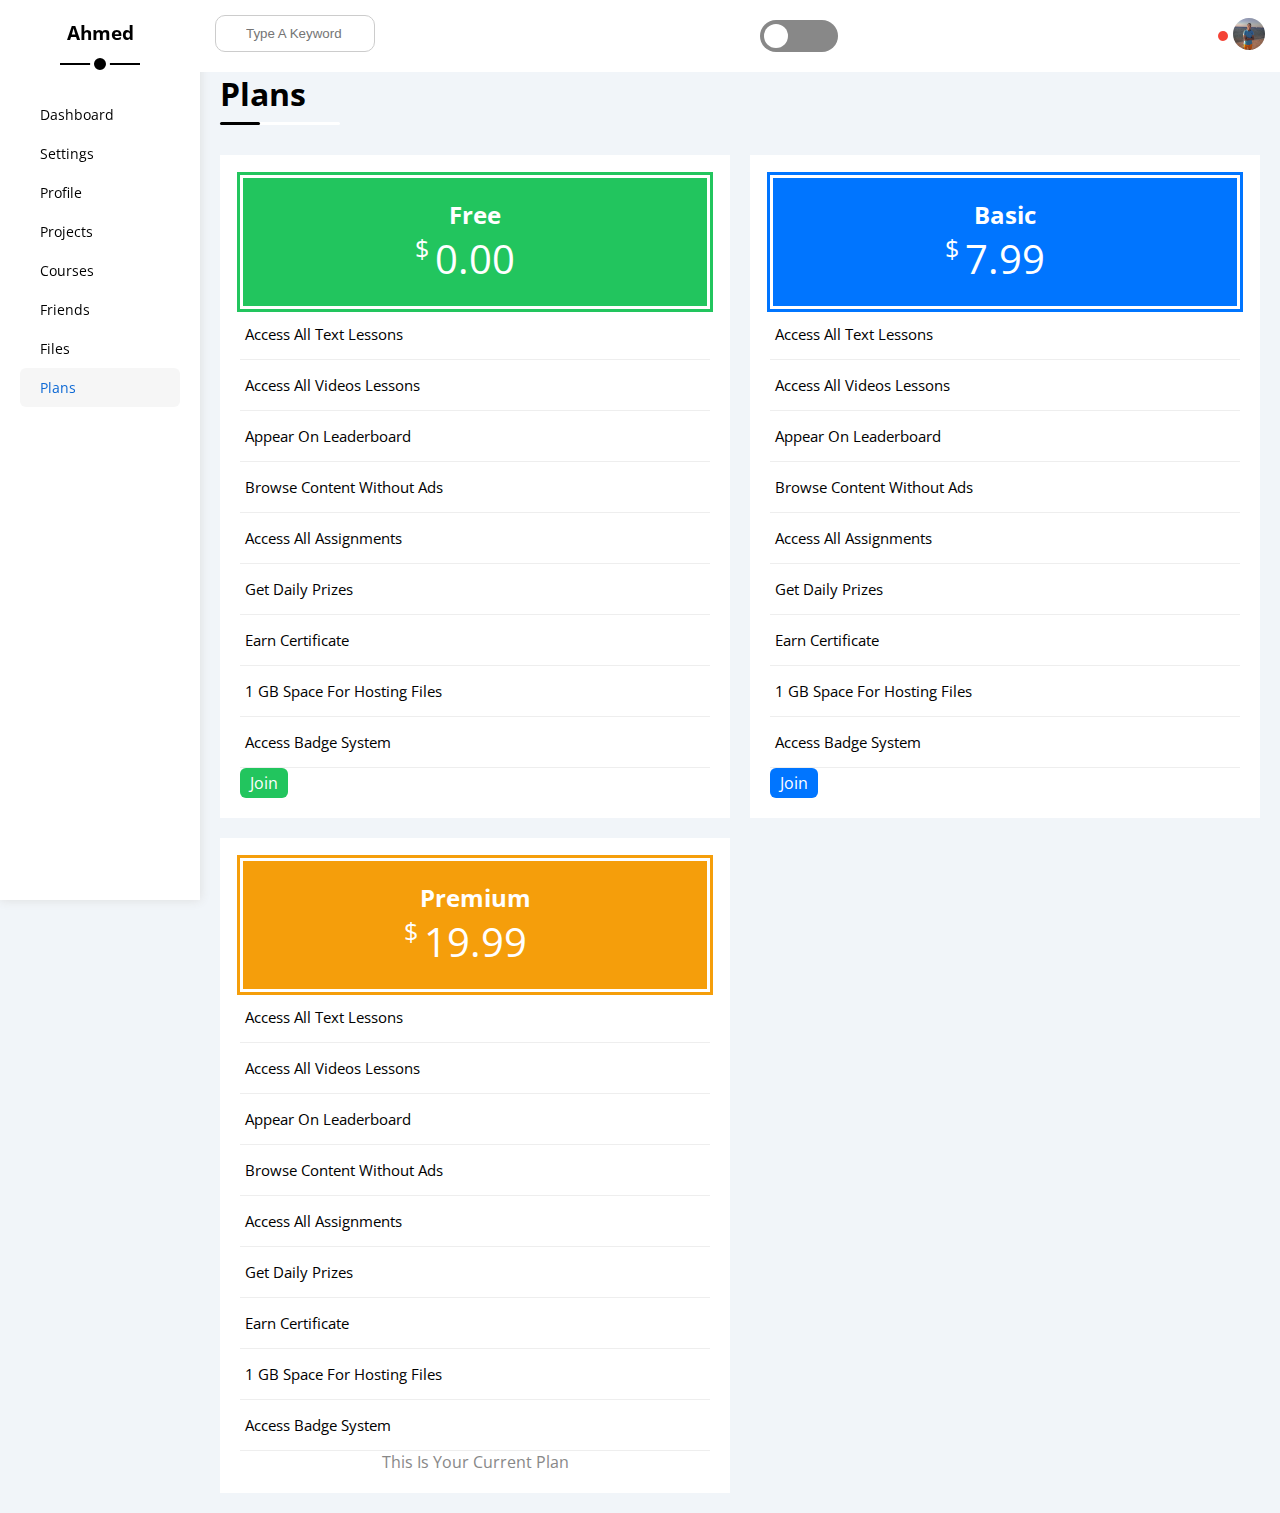
<file: plans.html>
<!DOCTYPE html>
<html lang="en">
<head>
  <meta charset="UTF-8">
  <meta name="viewport" content="width=device-width, initial-scale=1.0">
  <link rel="stylesheet" href="https://cdnjs.cloudflare.com/ajax/libs/font-awesome/6.5.1/css/all.min.css" integrity="sha512-DTOQO9RWCH3ppGqcWaEA1BIZOC6xxalwEsw9c2QQeAIftl+Vegovlnee1c9QX4TctnWMn13TZye+giMm8e2LwA==" crossorigin="anonymous" referrerpolicy="no-referrer" />
  <title>Plans</title>
  <link rel="stylesheet" href="./css/framework.css">
  <link rel="stylesheet" href="css/master.css" />
  <link rel="preconnect" href="https://fonts.googleapis.com">
  <link rel="preconnect" href="https://fonts.gstatic.com" crossorigin>
  <link href="https://fonts.googleapis.com/css2?family=Open+Sans:ital,wght@0,300..800;1,300..800&display=swap" rel="stylesheet">
</head>
<body class="bg-eee">
  <div class="page d-flex">
    <div class="sidebar bg-white p-20 p-relative">
      <h3 id="logo" class="p-relative txt-c mt-0">Ahmed</h3>
      <div class="test tr-03">
      <ul>
        <li>
          <a class="d-flex align-center fs-14 c-black rad-6 p-10 .mb-5" href="index.html">
            <i class="fa-regular fa-chart-bar fa-fw"></i>
            <span class="fs-14 hide-mobile">Dashboard</span>
          </a>
        </li>
        <li>
          <a class="d-flex align-center fs-14 c-black rad-6 p-10 .mb-5" href="settings.html">
            <i class="fa-solid fa-gear fa-fw"></i>
            <span class="fs-14 hide-mobile">Settings</span>
          </a>
        </li>
        <li>
          <a class="d-flex align-center fs-14 c-black rad-6 p-10 .mb-5" href="profile.html">
            <i class="fa-regular fa-user fa-fw"></i>
            <span class="fs-14 hide-mobile">Profile</span>
          </a>
        </li>
        <li>
          <a class="d-flex align-center fs-14 c-black rad-6 p-10 .mb-5" href="projects.html">
            <i class="fa-solid fa-diagram-project fa-fw"></i>
            <span class="fs-14 hide-mobile">Projects</span>
          </a>
        </li>
        <li>
          <a class="d-flex align-center fs-14 c-black rad-6 p-10 .mb-5" href="courses.html">
            <i class="fa-solid fa-graduation-cap fa-fw"></i>
            <span class="fs-14 hide-mobile">Courses</span>
          </a>
        </li>
        <li>
          <a class="d-flex align-center fs-14 c-black rad-6 p-10 .mb-5" href="friends.html">
            <i class="fa-regular fa-circle-user fa-fw"></i>
            <span class="fs-14 hide-mobile">Friends</span>
          </a>
        </li>
        <li>
          <a class="d-flex align-center fs-14 c-black rad-6 p-10 .mb-5" href="files.html">
            <i class="fa-regular fa-file fa-fw"></i>
            <span class="fs-14 hide-mobile">Files</span>
          </a>
        </li>
        <li>
          <a class="active d-flex align-center fs-14 c-black rad-6 p-10 .mb-5" href="plans.html">
            <i class="fa-regular fa-credit-card fa-fw"></i>
            <span class="fs-14 hide-mobile">Plans</span>
          </a>
        </li>
      </ul>
    </div>
    </div>
    <div class="content w-full">
      <!-- Start Head -->
      <div class="head bg-white between-flex p-15 tr-03">
        <div class="search p-relative">
          <input class="borderccc rad-10 p-10 ml-5" type="search" placeholder="Type A Keyword">
        </div>
        <label>
          <input class="toggle-checkbox dark-mood" type="checkbox">
          <div class="toggle-switch tr-03"></div>
        </label>
        <div class="icons d-flex align-center">
          <span class="notification p-relative">
            <i class="fa-regular fa-bell fa-lg"></i>
          </span>
          <a href="./profile.html">
          <div class="profile-img">
          <img src="imgs/avaalt.jpg" alt="">
        </div>
          </a>
        </div>
      </div>
      <!-- End Head -->
      <h1 class="p-relative">Plans</h1>
        <div class="plans-page d-grid m-20 gap-20">
          <div class="plan green bg-white p-20">
            <div class="top bg-green txt-c p-20">
              <h2 class="m-0 c-white">Free</h2>
              <div class="price c-white"><span>$</span>0.00</div>
            </div>
            <ul>
              <li>
                <i class="fa-solid fa-check fa-fw yes"></i>
                <span>Access All Text Lessons</span>
                <i class="fa-solid fa-circle-info help"></i>
              </li>
              <li>
                <i class="fa-solid fa-check fa-fw yes"></i>
                <span>Access All Videos Lessons</span>
                <i class="fa-solid fa-circle-info help"></i>
              </li>
              <li>
                <i class="fa-solid fa-check fa-fw yes"></i>
                <span>Appear On Leaderboard</span>
                <i class="fa-solid fa-circle-info help"></i>
              </li>
              <li>
                <i class="fa-solid fa-xmark fa-fw"></i>
                <span>Browse Content Without Ads</span>
                <i class="fa-solid fa-circle-info help"></i>
              </li>
              <li>
                <i class="fa-solid fa-xmark fa-fw"></i>
                <span>Access All Assignments</span>
                <i class="fa-solid fa-circle-info help"></i>
              </li>
              <li>
                <i class="fa-solid fa-xmark fa-fw"></i>
                <span>Get Daily Prizes</span>
                <i class="fa-solid fa-circle-info help"></i>
              </li>
              <li>
                <i class="fa-solid fa-xmark fa-fw"></i>
                <span>Earn Certificate</span>
                <i class="fa-solid fa-circle-info help"></i>
              </li>
              <li>
                <i class="fa-solid fa-xmark fa-fw"></i>
                <span>1 GB Space For Hosting Files</span>
                <i class="fa-solid fa-circle-info help"></i>
              </li>
              <li>
                <i class="fa-solid fa-xmark fa-fw"></i>
                <span>Access Badge System</span>
                <i class="fa-solid fa-circle-info help"></i>
              </li>
            </ul>
            <a href="#" class="btn-shape bg-green c-white d-block w-fit">Join</a>
          </div>
          <!-- Start Plan -->
          <div class="plan blue bg-white p-20">
            <div class="top bg-blue txt-c p-20">
              <h2 class="m-0 c-white">Basic</h2>
              <div class="price c-white"><span>$</span>7.99</div>
            </div>
            <ul class="list-none p-0">
              <li>
                <i class="fa-solid fa-check fa-fw yes"></i>
                <span>Access All Text Lessons</span>
                <i class="fa-solid fa-circle-info help"></i>
              </li>
              <li>
                <i class="fa-solid fa-check fa-fw yes"></i>
                <span>Access All Videos Lessons</span>
                <i class="fa-solid fa-circle-info help"></i>
              </li>
              <li>
                <i class="fa-solid fa-check fa-fw yes"></i>
                <span>Appear On Leaderboard</span>
                <i class="fa-solid fa-circle-info help"></i>
              </li>
              <li>
                <i class="fa-solid fa-check fa-fw yes"></i>
                <span>Browse Content Without Ads</span>
                <i class="fa-solid fa-circle-info help"></i>
              </li>
              <li>
                <i class="fa-solid fa-check fa-fw yes"></i>
                <span>Access All Assignments</span>
                <i class="fa-solid fa-circle-info help"></i>
              </li>
              <li>
                <i class="fa-solid fa-check fa-fw yes"></i>
                <span>Get Daily Prizes</span>
                <i class="fa-solid fa-circle-info help"></i>
              </li>
              <li>
                <i class="fa-solid fa-check fa-fw yes"></i>
                <span>Earn Certificate</span>
                <i class="fa-solid fa-circle-info help"></i>
              </li>
              <li>
                <i class="fa-solid fa-xmark fa-fw"></i>
                <span>1 GB Space For Hosting Files</span>
                <i class="fa-solid fa-circle-info help"></i>
              </li>
              <li>
                <i class="fa-solid fa-xmark fa-fw"></i>
                <span>Access Badge System</span>
                <i class="fa-solid fa-circle-info help"></i>
              </li>
            </ul>
            <a href="#" class="btn-shape bg-blue c-white d-block w-fit">Join</a>
          </div>
          <!-- End Plan -->
          <!-- Start Plan -->
          <div class="plan orange bg-white p-20">
            <div class="top bg-orange txt-c p-20">
              <h2 class="m-0 c-white">Premium</h2>
              <div class="price c-white"><span>$</span>19.99</div>
            </div>
            <ul class="list-none p-0">
              <li>
                <i class="fa-solid fa-check fa-fw yes"></i>
                <span>Access All Text Lessons</span>
                <i class="fa-solid fa-circle-info help"></i>
              </li>
              <li>
                <i class="fa-solid fa-check fa-fw yes"></i>
                <span>Access All Videos Lessons</span>
                <i class="fa-solid fa-circle-info help"></i>
              </li>
              <li>
                <i class="fa-solid fa-check fa-fw yes"></i>
                <span>Appear On Leaderboard</span>
                <i class="fa-solid fa-circle-info help"></i>
              </li>
              <li>
                <i class="fa-solid fa-check fa-fw yes"></i>
                <span>Browse Content Without Ads</span>
                <i class="fa-solid fa-circle-info help"></i>
              </li>
              <li>
                <i class="fa-solid fa-check fa-fw yes"></i>
                <span>Access All Assignments</span>
                <i class="fa-solid fa-circle-info help"></i>
              </li>
              <li>
                <i class="fa-solid fa-check fa-fw yes"></i>
                <span>Get Daily Prizes</span>
                <i class="fa-solid fa-circle-info help"></i>
              </li>
              <li>
                <i class="fa-solid fa-check fa-fw yes"></i>
                <span>Earn Certificate</span>
                <i class="fa-solid fa-circle-info help"></i>
              </li>
              <li>
                <i class="fa-solid fa-check fa-fw yes"></i>
                <span>1 GB Space For Hosting Files</span>
                <i class="fa-solid fa-circle-info help"></i>
              </li>
              <li>
                <i class="fa-solid fa-check fa-fw yes"></i>
                <span>Access Badge System</span>
                <i class="fa-solid fa-circle-info help"></i>
              </li>
            </ul>
            <p class="c-grey m-0 txt-c">This Is Your Current Plan</p>
          </div>
          <!-- End Plan -->
        </div>
      </div>
    </div>
    <script>let darkMode = localStorage.getItem('darkMode'); 
      let toggle = document.querySelector(".dark-mood");
      let body = document.querySelector("body");
      let darkmood = false;
      if (darkMode === 'enabled') {
        body.classList.add("dark")
        toggle.checked = true;
      }
      toggle.addEventListener("change", (event) => {
        darkMode = localStorage.getItem('darkMode'); 
        darkmood = event.target.checked;
        if (darkmood) {
          body.classList.add("dark")
          localStorage.setItem('darkMode', 'enabled');
        } else {
          body.classList.remove("dark")
          localStorage.setItem('darkMode', null);
        }
      })</script>
    <script src="main.js"></script>
  </body>
</html>
</file>
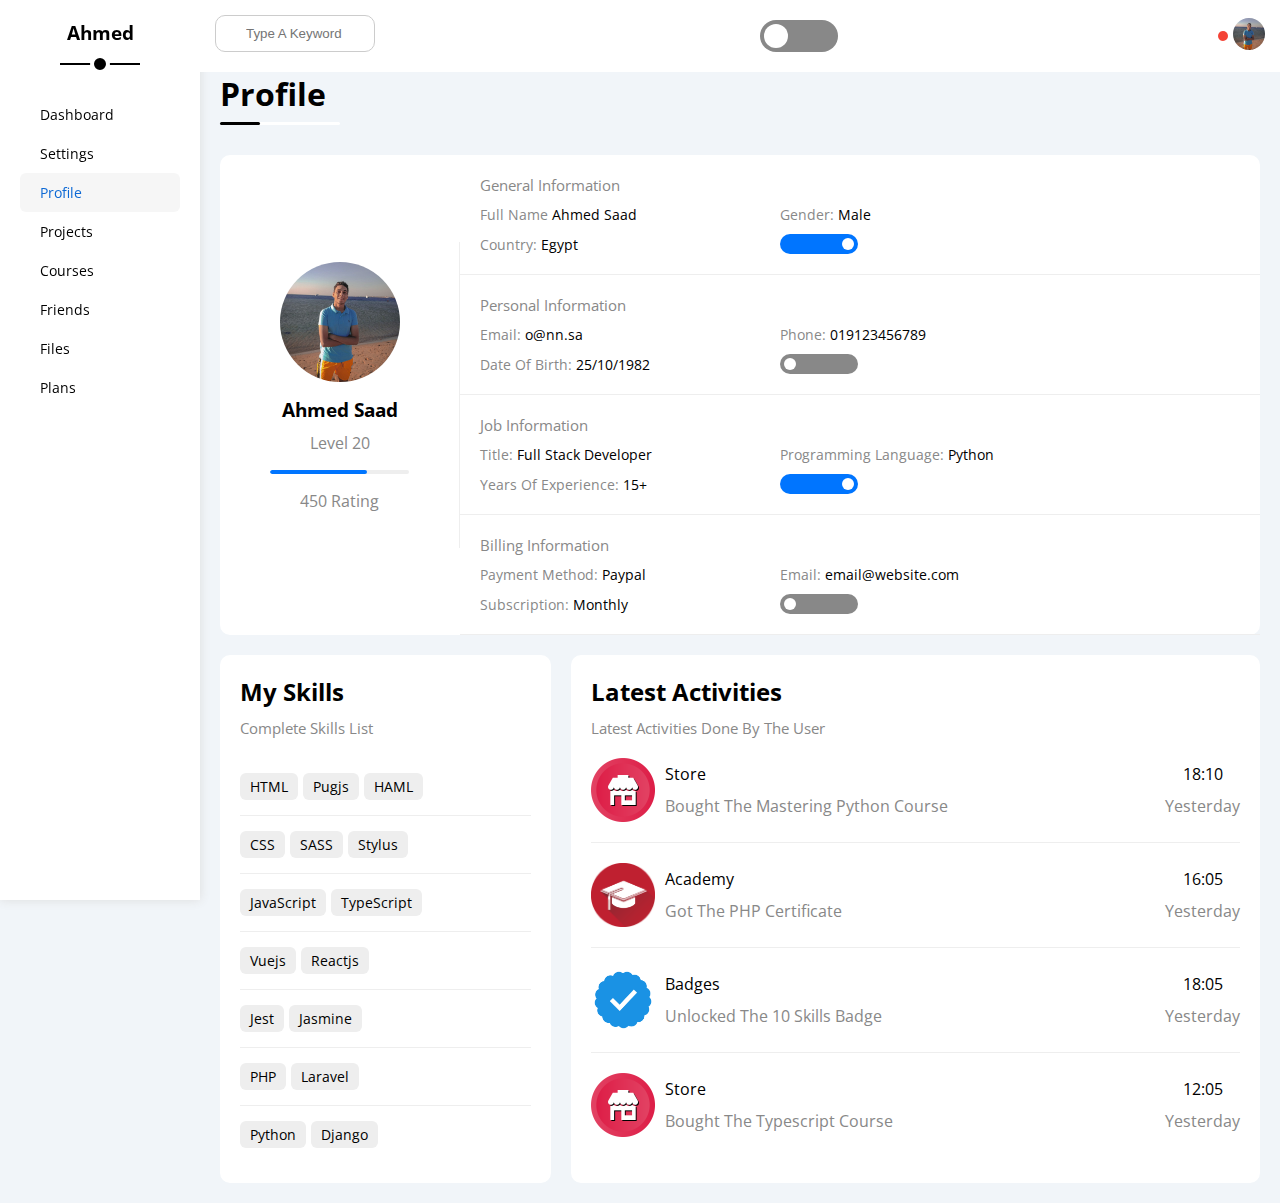
<file: profile.html>
<!DOCTYPE html>
<html lang="en">
<head>
  <meta charset="UTF-8">
  <meta name="viewport" content="width=device-width, initial-scale=1.0">
  <link rel="stylesheet" href="https://cdnjs.cloudflare.com/ajax/libs/font-awesome/6.5.1/css/all.min.css" integrity="sha512-DTOQO9RWCH3ppGqcWaEA1BIZOC6xxalwEsw9c2QQeAIftl+Vegovlnee1c9QX4TctnWMn13TZye+giMm8e2LwA==" crossorigin="anonymous" referrerpolicy="no-referrer" />
  <title>Profile</title>
  <link rel="stylesheet" href="./css/framework.css">
  <link rel="stylesheet" href="css/master.css" />
  <link rel="preconnect" href="https://fonts.googleapis.com">
  <link rel="preconnect" href="https://fonts.gstatic.com" crossorigin>
  <link href="https://fonts.googleapis.com/css2?family=Open+Sans:ital,wght@0,300..800;1,300..800&display=swap" rel="stylesheet">
</head>
<body class="bg-eee">
  <div class="page d-flex">
    <div class="sidebar bg-white p-20 p-relative">
      <h3 id="logo" class="p-relative txt-c mt-0">Ahmed</h3>
      <div class="test tr-03">
      <ul>
        <li>
          <a class="d-flex align-center fs-14 c-black rad-6 p-10 .mb-5" href="index.html">
            <i class="fa-regular fa-chart-bar fa-fw"></i>
            <span class="fs-14 hide-mobile">Dashboard</span>
          </a>
        </li>
        <li>
          <a class="d-flex align-center fs-14 c-black rad-6 p-10 .mb-5" href="settings.html">
            <i class="fa-solid fa-gear fa-fw"></i>
            <span class="fs-14 hide-mobile">Settings</span>
          </a>
        </li>
        <li>
          <a class="active d-flex align-center fs-14 c-black rad-6 p-10 .mb-5" href="profile.html">
            <i class="fa-regular fa-user fa-fw"></i>
            <span class="fs-14 hide-mobile">Profile</span>
          </a>
        </li>
        <li>
          <a class="d-flex align-center fs-14 c-black rad-6 p-10 .mb-5" href="projects.html">
            <i class="fa-solid fa-diagram-project fa-fw"></i>
            <span class="fs-14 hide-mobile">Projects</span>
          </a>
        </li>
        <li>
          <a class="d-flex align-center fs-14 c-black rad-6 p-10 .mb-5" href="courses.html">
            <i class="fa-solid fa-graduation-cap fa-fw"></i>
            <span class="fs-14 hide-mobile">Courses</span>
          </a>
        </li>
        <li>
          <a class="d-flex align-center fs-14 c-black rad-6 p-10 .mb-5" href="friends.html">
            <i class="fa-regular fa-circle-user fa-fw"></i>
            <span class="fs-14 hide-mobile">Friends</span>
          </a>
        </li>
        <li>
          <a class="d-flex align-center fs-14 c-black rad-6 p-10 .mb-5" href="files.html">
            <i class="fa-regular fa-file fa-fw"></i>
            <span class="fs-14 hide-mobile">Files</span>
          </a>
        </li>
        <li>
          <a class="d-flex align-center fs-14 c-black rad-6 p-10 .mb-5" href="plans.html">
            <i class="fa-regular fa-credit-card fa-fw"></i>
            <span class="fs-14 hide-mobile">Plans</span>
          </a>
        </li>
      </ul>
    </div>
    </div>
    <div class="content w-full ovh">
      <!-- Start Head -->
      <div class="head bg-white between-flex p-15 tr-03">
        <div class="search p-relative">
          <input class="borderccc rad-10 p-10 ml-5" type="search" placeholder="Type A Keyword">
        </div>
        <label>
          <input class="toggle-checkbox dark-mood" type="checkbox">
          <div class="toggle-switch tr-03"></div>
        </label>
        <div class="icons d-flex align-center">
          <span class="notification p-relative">
            <i class="fa-regular fa-bell fa-lg"></i>
          </span>
          <a href="profile.html">
            <div class="profile-img">
            <img src="imgs/avaalt.jpg" alt="">
          </div>
            </a>
        </div>
      </div>
      <!-- End Head -->
      <h1 class="p-relative">Profile</h1>
      <div class="profile-page m-20">
        <!-- Start Overview -->
        <div class="overview bg-white rad-10 d-flex align-center">
          <div class="avatar-box txt-c p-20">
            <img class="mb-10 rad-half" src="imgs/avaalt.jpg" alt="">
            <h3 class="m-0">Ahmed Saad</h3>
            <p class="c-grey mt-10">Level 20</p>
            <div class="level rad-6 bg-eee p-relative">
              <span style="width: 70%;"></span>
            </div>
            <div class="rating mt-10 mb-10">
              <i class="fa-solid fa-star c-orange fs-13"></i>
              <i class="fa-solid fa-star c-orange fs-13"></i>
              <i class="fa-solid fa-star c-orange fs-13"></i>
              <i class="fa-solid fa-star c-orange fs-13"></i>
              <i class="fa-solid fa-star c-orange fs-13"></i>
            </div>
            <p class="c-grey">450 Rating</p>
          </div>
          <div class="info-box w-full txt-c-mobile">
            <!-- Start Information Row -->
            <div class="box p-20 d-flex align-center">
              <h4 class="c-grey fs-15 m-0 w-full">General Information</h4>
              <div class="fs-14">
                <span class="c-grey">Full Name</span>
                <span>Ahmed Saad</span>
              </div>
              <div class="fs-14">
                <span class="c-grey">Gender:</span>
                <span>Male</span>
              </div>
              <div class="fs-14">
                <span class="c-grey">Country:</span>
                <span>Egypt</span>
              </div>
              <div class="fs-14">
                <label>
                  <input class="toggle-checkbox" type="checkbox" checked />
                  <div class="toggle-switch"></div>
                </label>
              </div>
            </div>
            <!-- End Information Row -->
            <!-- Start Information Row -->
            <div class="box p-20 d-flex align-center">
              <h4 class="c-grey w-full fs-15 m-0">Personal Information</h4>
              <div class="fs-14">
                <span class="c-grey">Email:</span>
                <span>o@nn.sa</span>
              </div>
              <div class="fs-14">
                <span class="c-grey">Phone:</span>
                <span>019123456789</span>
              </div>
              <div class="fs-14">
                <span class="c-grey">Date Of Birth:</span>
                <span>25/10/1982</span>
              </div>
              <div class="fs-14">
                <label>
                  <input class="toggle-checkbox" type="checkbox" />
                  <div class="toggle-switch"></div>
                </label>
              </div>
            </div>
            <!-- End Information Row -->
            <!-- Start Information Row -->
            <div class="box p-20 d-flex align-center">
              <h4 class="c-grey w-full fs-15 m-0">Job Information</h4>
              <div class="fs-14">
                <span class="c-grey">Title:</span>
                <span>Full Stack Developer</span>
              </div>
              <div class="fs-14">
                <span class="c-grey">Programming Language:</span>
                <span>Python</span>
              </div>
              <div class="fs-14">
                <span class="c-grey">Years Of Experience:</span>
                <span>15+</span>
              </div>
              <div class="fs-14">
                <label>
                  <input class="toggle-checkbox" type="checkbox" checked />
                  <div class="toggle-switch"></div>
                </label>
              </div>
            </div>
            <!-- End Information Row -->
            <!-- Start Information Row -->
            <div class="box p-20 d-flex align-center">
              <h4 class="c-grey w-full fs-15 m-0">Billing Information</h4>
              <div class="fs-14">
                <span class="c-grey">Payment Method:</span>
                <span>Paypal</span>
              </div>
              <div class="fs-14">
                <span class="c-grey">Email:</span>
                <span>email@website.com</span>
              </div>
              <div class="fs-14">
                <span class="c-grey">Subscription:</span>
                <span>Monthly</span>
              </div>
              <div class="fs-14">
                <label>
                  <input class="toggle-checkbox" type="checkbox" />
                  <div class="toggle-switch"></div>
                </label>
              </div>
            </div>
            <!-- End Information Row -->
          </div>
        </div>
        <!-- End Overview -->
        <!-- Start Other Data -->
        <div class="other-data d-flex gap-20">
          <div class="skills-card p-20 bg-white rad-10 mt-20">
            <h2 class="mt-0 mb-10">My Skills</h2>
            <p class="mt-0 mb-20 c-grey fs-15">Complete Skills List</p>
            <ul class="m-0 txt-c-mobile">
              <li><span>HTML</span><span>Pugjs</span><span>HAML</span></li>
              <li><span>CSS</span><span>SASS</span><span>Stylus</span></li>
              <li><span>JavaScript</span><span>TypeScript</span></li>
              <li><span>Vuejs</span><span>Reactjs</span></li>
              <li><span>Jest</span><span>Jasmine</span></li>
              <li><span>PHP</span><span>Laravel</span></li>
              <li><span>Python</span><span>Django</span></li>
            </ul>
          </div>
          <div class="activities p-20 bg-white rad-10 mt-20">
            <h2 class="mt-0 mb-10">Latest Activities</h2>
            <p class="mt-0 mb-20 c-grey fs-15">Latest Activities Done By The User</p>
            <div class="activity d-flex align-center txt-c-mobile">
              <img src="imgs/activity-01.png" alt="" />
              <div class="info">
                <span class="d-block mb-10">Store</span>
                <span class="c-grey">Bought The Mastering Python Course</span>
              </div>
              <div class="date">
                <span class="d-block mb-10">18:10</span>
                <span class="c-grey">Yesterday</span>
              </div>
            </div>
            <div class="activity d-flex align-center txt-c-mobile">
              <img src="imgs/activity-02.png" alt="" />
              <div class="info">
                <span class="d-block mb-10">Academy</span>
                <span class="c-grey">Got The PHP Certificate</span>
              </div>
              <div class="date">
                <span class="d-block mb-10">16:05</span>
                <span class="c-grey">Yesterday</span>
              </div>
            </div>
            <div class="activity d-flex align-center txt-c-mobile">
              <img src="imgs/activity-03.png" alt="" />
              <div class="info">
                <span class="d-block mb-10">Badges</span>
                <span class="c-grey">Unlocked The 10 Skills Badge</span>
              </div>
              <div class="date">
                <span class="d-block mb-10">18:05</span>
                <span class="c-grey">Yesterday</span>
              </div>
            </div>
            <div class="activity d-flex align-center txt-c-mobile">
              <img src="imgs/activity-01.png" alt=""/>
              <div class="info">
                <span class="d-block mb-10">Store</span>
                <span class="c-grey">Bought The Typescript Course</span>
              </div>
              <div class="date">
                <span class="d-block mb-10">12:05</span>
                <span class="c-grey">Yesterday</span>
              </div>
            </div>
          </div>
        </div>
        <!-- End Other Data -->
      </div>
    </div>
  </div>
  <script>let darkMode = localStorage.getItem('darkMode'); 
    let toggle = document.querySelector(".dark-mood");
    let body = document.querySelector("body");
    let darkmood = false;
    if (darkMode === 'enabled') {
      body.classList.add("dark")
      toggle.checked = true;
    }
    toggle.addEventListener("change", (event) => {
      darkMode = localStorage.getItem('darkMode'); 
      darkmood = event.target.checked;
      if (darkmood) {
        body.classList.add("dark")
        localStorage.setItem('darkMode', 'enabled');
      } else {
        body.classList.remove("dark")
        localStorage.setItem('darkMode', null);
      }
    })</script>
  <script src="main.js"></script>
</body>
</html>
</file>
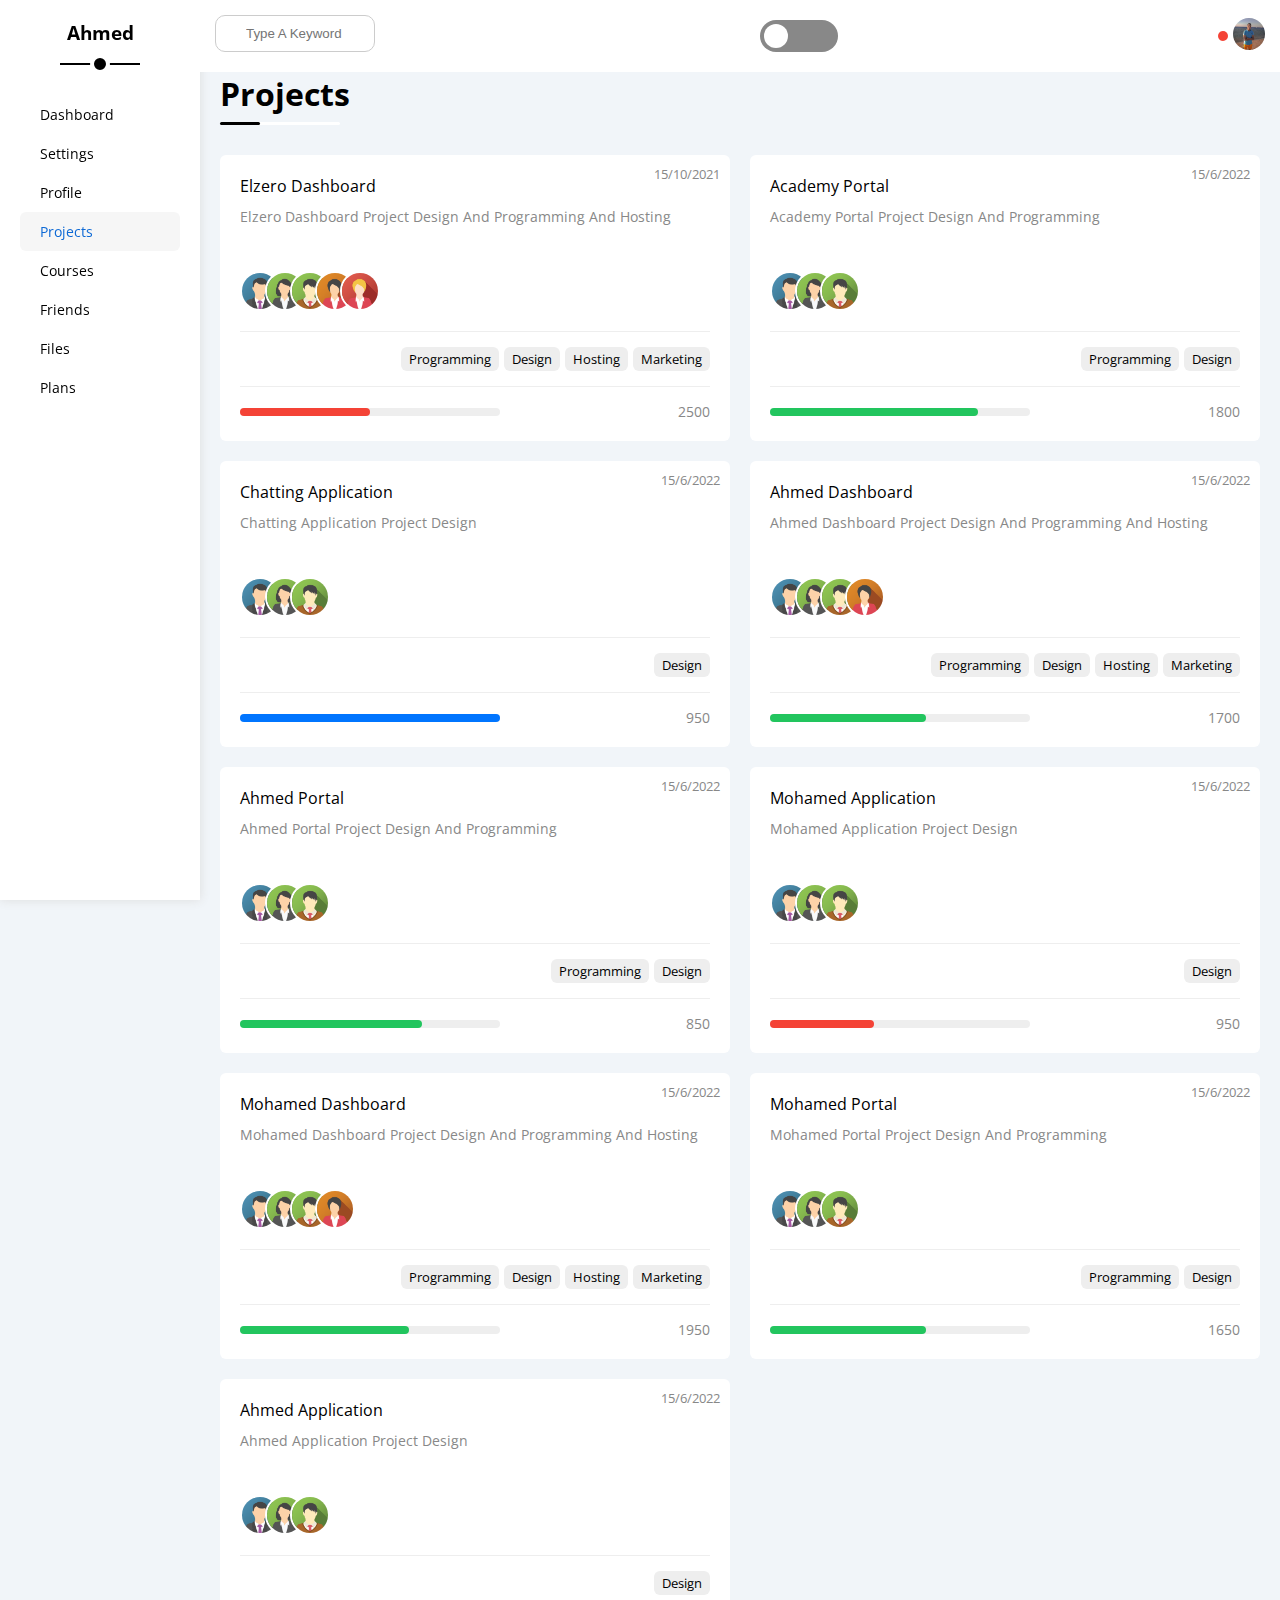
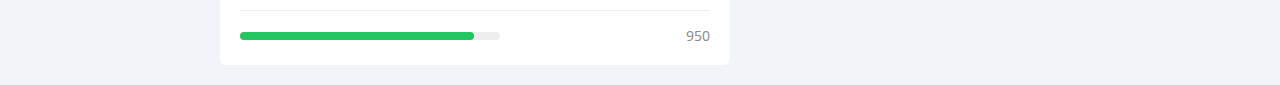
<file: projects.html>
<!DOCTYPE html>
<html lang="en">
<head>
  <meta charset="UTF-8">
  <meta name="viewport" content="width=device-width, initial-scale=1.0">
  <link rel="stylesheet" href="https://cdnjs.cloudflare.com/ajax/libs/font-awesome/6.5.1/css/all.min.css" integrity="sha512-DTOQO9RWCH3ppGqcWaEA1BIZOC6xxalwEsw9c2QQeAIftl+Vegovlnee1c9QX4TctnWMn13TZye+giMm8e2LwA==" crossorigin="anonymous" referrerpolicy="no-referrer" />
  <!-- <link rel="stylesheet" href="./css/master.css"> -->
  <title>Projects</title>
  <link rel="stylesheet" href="./css/framework.css">
  <link rel="stylesheet" href="css/master.css" />
  <link rel="preconnect" href="https://fonts.googleapis.com">
  <link rel="preconnect" href="https://fonts.gstatic.com" crossorigin>
  <link href="https://fonts.googleapis.com/css2?family=Open+Sans:ital,wght@0,300..800;1,300..800&display=swap" rel="stylesheet">
</head>
<body class="bg-eee">
  <div class="page d-flex">
    <div class="sidebar bg-white p-20 p-relative">
      <h3 id="logo" class="p-relative txt-c mt-0">Ahmed</h3>
      <div class="test tr-03">
      <ul>
        <li>
          <a class="d-flex align-center fs-14 c-black rad-6 p-10 .mb-5" href="index.html">
            <i class="fa-regular fa-chart-bar fa-fw"></i>
            <span class="fs-14 hide-mobile">Dashboard</span>
          </a>
        </li>
        <li>
          <a class="d-flex align-center fs-14 c-black rad-6 p-10 .mb-5" href="settings.html">
            <i class="fa-solid fa-gear fa-fw"></i>
            <span class="fs-14 hide-mobile">Settings</span>
          </a>
        </li>
        <li>
          <a class="d-flex align-center fs-14 c-black rad-6 p-10 .mb-5" href="profile.html">
            <i class="fa-regular fa-user fa-fw"></i>
            <span class="fs-14 hide-mobile">Profile</span>
          </a>
        </li>
        <li>
          <a class="active d-flex align-center fs-14 c-black rad-6 p-10 .mb-5" href="projects.html">
            <i class="fa-solid fa-diagram-project fa-fw"></i>
            <span class="fs-14 hide-mobile">Projects</span>
          </a>
        </li>
        <li>
          <a class="d-flex align-center fs-14 c-black rad-6 p-10 .mb-5" href="courses.html">
            <i class="fa-solid fa-graduation-cap fa-fw"></i>
            <span class="fs-14 hide-mobile">Courses</span>
          </a>
        </li>
        <li>
          <a class="d-flex align-center fs-14 c-black rad-6 p-10 .mb-5" href="friends.html">
            <i class="fa-regular fa-circle-user fa-fw"></i>
            <span class="fs-14 hide-mobile">Friends</span>
          </a>
        </li>
        <li>
          <a class="d-flex align-center fs-14 c-black rad-6 p-10 .mb-5" href="files.html">
            <i class="fa-regular fa-file fa-fw"></i>
            <span class="fs-14 hide-mobile">Files</span>
          </a>
        </li>
        <li>
          <a class="d-flex align-center fs-14 c-black rad-6 p-10 .mb-5" href="plans.html">
            <i class="fa-regular fa-credit-card fa-fw"></i>
            <span class="fs-14 hide-mobile">Plans</span>
          </a>
        </li>
      </ul>
    </div>
    </div>
    <div class="content w-full">
      <!-- Start Head -->
      <div class="head bg-white between-flex p-15 tr-03">
        <div class="search p-relative">
          <input class="borderccc rad-10 p-10 ml-5" type="search" placeholder="Type A Keyword">
        </div>
        <label>
          <input class="toggle-checkbox dark-mood" type="checkbox">
          <div class="toggle-switch tr-03"></div>
        </label>
        <div class="icons d-flex align-center">
          <span class="notification p-relative">
            <i class="fa-regular fa-bell fa-lg"></i>
          </span>
          <a href="./profile.html">
          <div class="profile-img">
          <img src="imgs/avaalt.jpg" alt="">
        </div>
          </a>
        </div>
      </div>
      <!-- End Head -->
      <h1 class="p-relative">Projects</h1>
      <div class="projects-page d-grid m-20 gap-20">
        <div class="project bg-white p-20 rad-6 p-relative">
          <span class="date fs-13 c-grey">15/10/2021</span>
          <h4 class="m-0">Elzero Dashboard</h4>
          <p class="c-grey mt-10 mb-10 fs-14">Elzero Dashboard Project Design And Programming And Hosting</p>
          <div class="team">
            <a href="#"><img src="imgs/team-01.png" alt="" /></a>
            <a href="#"><img src="imgs/team-02.png" alt="" /></a>
            <a href="#"><img src="imgs/team-03.png" alt="" /></a>
            <a href="#"><img src="imgs/team-04.png" alt="" /></a>
            <a href="#"><img src="imgs/team-05.png" alt="" /></a>
          </div>
          <div class="do d-flex">
            <span class="fs-13 rad-6 bg-eee">Programming</span>
            <span class="fs-13 rad-6 bg-eee">Design</span>
            <span class="fs-13 rad-6 bg-eee">Hosting</span>
            <span class="fs-13 rad-6 bg-eee">Marketing</span>
          </div>
          <div class="info between-flex">
            <div class="prog bg-eee">
              <span class="bg-red" style="width: 50%"></span>
            </div>
            <div class="fs-14 c-grey">
              <i class="fa-solid fa-dollar-sign"></i>
              2500
            </div>
          </div>
        </div>
        <div class="project bg-white p-20 rad-6 p-relative">
          <span class="date fs-13 c-grey">15/6/2022</span>
          <h4 class="m-0">Academy Portal</h4>
          <p class="c-grey mt-10 mb-10 fs-14">Academy Portal Project Design And Programming</p>
          <div class="team">
            <a href="#"><img src="imgs/team-01.png" alt="" /></a>
            <a href="#"><img src="imgs/team-02.png" alt="" /></a>
            <a href="#"><img src="imgs/team-03.png" alt="" /></a>
          </div>
          <div class="do d-flex">
            <span class="fs-13 rad-6 bg-eee">Programming</span>
            <span class="fs-13 rad-6 bg-eee">Design</span>
          </div>
          <div class="info between-flex">
            <div class="prog bg-eee">
              <span class="bg-green" style="width: 80%"></span>
            </div>
            <div class="fs-14 c-grey">
              <i class="fa-solid fa-dollar-sign"></i>
              1800
            </div>
          </div>
        </div>
        <div class="project bg-white p-20 rad-6 p-relative">
          <span class="date fs-13 c-grey">15/6/2022</span>
          <h4 class="m-0">Chatting Application</h4>
          <p class="c-grey mt-10 mb-10 fs-14">Chatting Application Project Design</p>
          <div class="team">
            <a href="#"><img src="imgs/team-01.png" alt="" /></a>
            <a href="#"><img src="imgs/team-02.png" alt="" /></a>
            <a href="#"><img src="imgs/team-03.png" alt="" /></a>
          </div>
          <div class="do d-flex">
            <span class="fs-13 rad-6 bg-eee">Design</span>
          </div>
          <div class="info between-flex">
            <div class="prog bg-eee">
              <span class="bg-blue" style="width: 100%"></span>
            </div>
            <div class="fs-14 c-grey">
              <i class="fa-solid fa-dollar-sign"></i>
              950
            </div>
          </div>
        </div>
        <div class="project bg-white p-20 rad-6 p-relative">
          <span class="date fs-13 c-grey">15/6/2022</span>
          <h4 class="m-0">Ahmed Dashboard</h4>
          <p class="c-grey mt-10 mb-10 fs-14">Ahmed Dashboard Project Design And Programming And Hosting</p>
          <div class="team">
            <a href="#"><img src="imgs/team-01.png" alt="" /></a>
            <a href="#"><img src="imgs/team-02.png" alt="" /></a>
            <a href="#"><img src="imgs/team-03.png" alt="" /></a>
            <a href="#"><img src="imgs/team-04.png" alt="" /></a>
          </div>
          <div class="do d-flex">
            <span class="fs-13 rad-6 bg-eee">Programming</span>
            <span class="fs-13 rad-6 bg-eee">Design</span>
            <span class="fs-13 rad-6 bg-eee">Hosting</span>
            <span class="fs-13 rad-6 bg-eee">Marketing</span>
          </div>
          <div class="info between-flex">
            <div class="prog bg-eee">
              <span class="bg-green" style="width: 60%"></span>
            </div>
            <div class="fs-14 c-grey">
              <i class="fa-solid fa-dollar-sign"></i>
              1700
            </div>
          </div>
        </div>
        <div class="project bg-white p-20 rad-6 p-relative">
          <span class="date fs-13 c-grey">15/6/2022</span>
          <h4 class="m-0">Ahmed Portal</h4>
          <p class="c-grey mt-10 mb-10 fs-14">Ahmed Portal Project Design And Programming</p>
          <div class="team">
            <a href="#"><img src="imgs/team-01.png" alt="" /></a>
            <a href="#"><img src="imgs/team-02.png" alt="" /></a>
            <a href="#"><img src="imgs/team-03.png" alt="" /></a>
          </div>
          <div class="do d-flex">
            <span class="fs-13 rad-6 bg-eee">Programming</span>
            <span class="fs-13 rad-6 bg-eee">Design</span>
          </div>
          <div class="info between-flex">
            <div class="prog bg-eee">
              <span class="bg-green" style="width: 70%"></span>
            </div>
            <div class="fs-14 c-grey">
              <i class="fa-solid fa-dollar-sign"></i>
              850
            </div>
          </div>
        </div>
        <div class="project bg-white p-20 rad-6 p-relative">
          <span class="date fs-13 c-grey">15/6/2022</span>
          <h4 class="m-0">Mohamed Application</h4>
          <p class="c-grey mt-10 mb-10 fs-14">Mohamed Application Project Design</p>
          <div class="team">
            <a href="#"><img src="imgs/team-01.png" alt="" /></a>
            <a href="#"><img src="imgs/team-02.png" alt="" /></a>
            <a href="#"><img src="imgs/team-03.png" alt="" /></a>
          </div>
          <div class="do d-flex">
            <span class="fs-13 rad-6 bg-eee">Design</span>
          </div>
          <div class="info between-flex">
            <div class="prog bg-eee">
              <span class="bg-red" style="width: 40%"></span>
            </div>
            <div class="fs-14 c-grey">
              <i class="fa-solid fa-dollar-sign"></i>
              950
            </div>
          </div>
        </div>
        <div class="project bg-white p-20 rad-6 p-relative">
          <span class="date fs-13 c-grey">15/6/2022</span>
          <h4 class="m-0">Mohamed Dashboard</h4>
          <p class="c-grey mt-10 mb-10 fs-14">Mohamed Dashboard Project Design And Programming And Hosting</p>
          <div class="team">
            <a href="#"><img src="imgs/team-01.png" alt="" /></a>
            <a href="#"><img src="imgs/team-02.png" alt="" /></a>
            <a href="#"><img src="imgs/team-03.png" alt="" /></a>
            <a href="#"><img src="imgs/team-04.png" alt="" /></a>
          </div>
          <div class="do d-flex">
            <span class="fs-13 rad-6 bg-eee">Programming</span>
            <span class="fs-13 rad-6 bg-eee">Design</span>
            <span class="fs-13 rad-6 bg-eee">Hosting</span>
            <span class="fs-13 rad-6 bg-eee">Marketing</span>
          </div>
          <div class="info between-flex">
            <div class="prog bg-eee">
              <span class="bg-green" style="width: 65%"></span>
            </div>
            <div class="fs-14 c-grey">
              <i class="fa-solid fa-dollar-sign"></i>
              1950
            </div>
          </div>
        </div>
        <div class="project bg-white p-20 rad-6 p-relative">
          <span class="date fs-13 c-grey">15/6/2022</span>
          <h4 class="m-0">Mohamed Portal</h4>
          <p class="c-grey mt-10 mb-10 fs-14">Mohamed Portal Project Design And Programming</p>
          <div class="team">
            <a href="#"><img src="imgs/team-01.png" alt="" /></a>
            <a href="#"><img src="imgs/team-02.png" alt="" /></a>
            <a href="#"><img src="imgs/team-03.png" alt="" /></a>
          </div>
          <div class="do d-flex">
            <span class="fs-13 rad-6 bg-eee">Programming</span>
            <span class="fs-13 rad-6 bg-eee">Design</span>
          </div>
          <div class="info between-flex">
            <div class="prog bg-eee">
              <span class="bg-green" style="width: 60%"></span>
            </div>
            <div class="fs-14 c-grey">
              <i class="fa-solid fa-dollar-sign"></i>
              1650
            </div>
          </div>
        </div>
        <div class="project bg-white p-20 rad-6 p-relative">
          <span class="date fs-13 c-grey">15/6/2022</span>
          <h4 class="m-0">Ahmed Application</h4>
          <p class="c-grey mt-10 mb-10 fs-14">Ahmed Application Project Design</p>
          <div class="team">
            <a href="#"><img src="imgs/team-01.png" alt="" /></a>
            <a href="#"><img src="imgs/team-02.png" alt="" /></a>
            <a href="#"><img src="imgs/team-03.png" alt="" /></a>
          </div>
          <div class="do d-flex">
            <span class="fs-13 rad-6 bg-eee">Design</span>
          </div>
          <div class="info between-flex">
            <div class="prog bg-eee">
              <span class="bg-green" style="width: 90%"></span>
            </div>
            <div class="fs-14 c-grey">
              <i class="fa-solid fa-dollar-sign"></i>
              950
            </div>
          </div>
        </div>
      </div>
    </div>
  </div>
  <script>let darkMode = localStorage.getItem('darkMode'); 
    let toggle = document.querySelector(".dark-mood");
    let body = document.querySelector("body");
    let darkmood = false;
    if (darkMode === 'enabled') {
      body.classList.add("dark")
      toggle.checked = true;
    }
    toggle.addEventListener("change", (event) => {
      darkMode = localStorage.getItem('darkMode'); 
      darkmood = event.target.checked;
      if (darkmood) {
        body.classList.add("dark")
        localStorage.setItem('darkMode', 'enabled');
      } else {
        body.classList.remove("dark")
        localStorage.setItem('darkMode', null);
      }
    })</script>
  <script src="main.js"></script>
</body>
</html>
</file>
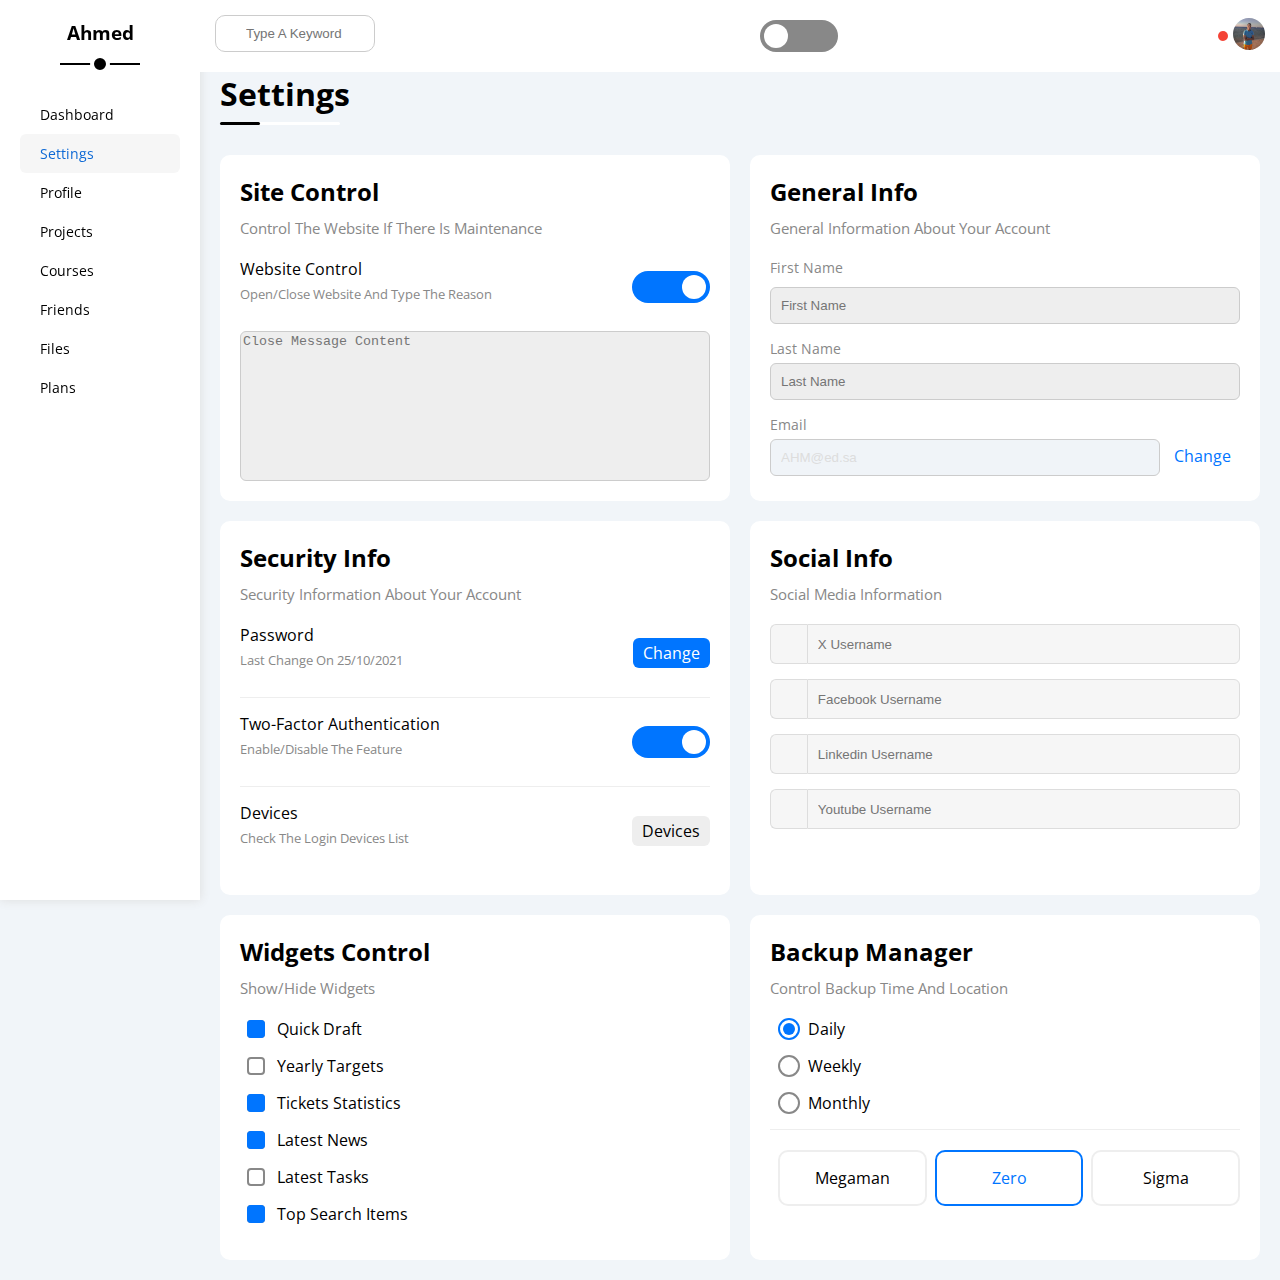
<file: settings.html>
<!DOCTYPE html>
<html lang="en">
<head>
  <meta charset="UTF-8">
  <meta name="viewport" content="width=device-width, initial-scale=1.0">
  <link rel="stylesheet" href="https://cdnjs.cloudflare.com/ajax/libs/font-awesome/6.5.1/css/all.min.css" integrity="sha512-DTOQO9RWCH3ppGqcWaEA1BIZOC6xxalwEsw9c2QQeAIftl+Vegovlnee1c9QX4TctnWMn13TZye+giMm8e2LwA==" crossorigin="anonymous" referrerpolicy="no-referrer" />
  <!-- <link rel="stylesheet" href="./css/master.css"> -->
  <title>Settings</title>
  <link rel="stylesheet" href="./css/framework.css">
  <link rel="stylesheet" href="css/master.css" />
  <link rel="preconnect" href="https://fonts.googleapis.com">
  <link rel="preconnect" href="https://fonts.gstatic.com" crossorigin>
  <link href="https://fonts.googleapis.com/css2?family=Open+Sans:ital,wght@0,300..800;1,300..800&display=swap" rel="stylesheet">
</head>
<body class="bg-eee">
  <div class="page d-flex">
    <div class="sidebar bg-white p-20 p-relative">
      <h3 id="logo" class="p-relative txt-c mt-0">Ahmed</h3>
      <div class="test tr-03">
      <ul>
        <li>
          <a class="d-flex align-center fs-14 c-black rad-6 p-10 .mb-5" href="index.html">
            <i class="fa-regular fa-chart-bar fa-fw"></i>
            <span class="fs-14 hide-mobile">Dashboard</span>
          </a>
        </li>
        <li>
          <a class="active d-flex align-center fs-14 c-black rad-6 p-10 .mb-5" href="settings.html">
            <i class="fa-solid fa-gear fa-fw"></i>
            <span class="fs-14 hide-mobile">Settings</span>
          </a>
        </li>
        <li>
          <a class="d-flex align-center fs-14 c-black rad-6 p-10 .mb-5" href="profile.html">
            <i class="fa-regular fa-user fa-fw"></i>
            <span class="fs-14 hide-mobile">Profile</span>
          </a>
        </li>
        <li>
          <a class="d-flex align-center fs-14 c-black rad-6 p-10 .mb-5" href="projects.html">
            <i class="fa-solid fa-diagram-project fa-fw"></i>
            <span class="fs-14 hide-mobile">Projects</span>
          </a>
        </li>
        <li>
          <a class="d-flex align-center fs-14 c-black rad-6 p-10 .mb-5" href="courses.html">
            <i class="fa-solid fa-graduation-cap fa-fw"></i>
            <span class="fs-14 hide-mobile">Courses</span>
          </a>
        </li>
        <li>
          <a class="d-flex align-center fs-14 c-black rad-6 p-10 .mb-5" href="friends.html">
            <i class="fa-regular fa-circle-user fa-fw"></i>
            <span class="fs-14 hide-mobile">Friends</span>
          </a>
        </li>
        <li>
          <a class="d-flex align-center fs-14 c-black rad-6 p-10 .mb-5" href="files.html">
            <i class="fa-regular fa-file fa-fw"></i>
            <span class="fs-14 hide-mobile">Files</span>
          </a>
        </li>
        <li>
          <a class="d-flex align-center fs-14 c-black rad-6 p-10 .mb-5" href="plans.html">
            <i class="fa-regular fa-credit-card fa-fw"></i>
            <span class="fs-14 hide-mobile">Plans</span>
          </a>
        </li>
      </ul>
    </div>
    </div>
    <div class="content w-full ovh">
      <!-- Start Head -->
      <div class="head bg-white between-flex p-15 tr-03">
        <div class="search p-relative">
          <input class="borderccc rad-10 p-10 ml-5" type="search" placeholder="Type A Keyword">
        </div>
        <label>
          <input class="toggle-checkbox dark-mood" type="checkbox">
          <div class="toggle-switch tr-03"></div>
        </label>
        <div class="icons d-flex align-center">
          <span class="notification p-relative">
            <i class="fa-regular fa-bell fa-lg"></i>
          </span>
          <a href="profile.html">
            <div class="profile-img">
            <img src="imgs/avaalt.jpg" alt="">
          </div>
            </a>
        </div>
      </div>
      <!-- End Head -->
      <h1 class="p-relative">Settings</h1>
      <div class="settings-page m-20 d-grid gap-20">
        <!-- Start Settings Box -->
        <div class="p-20 bg-white rad-10">
          <h2 class="mt-0 mb-10">Site Control</h2>
          <p class="mt-0 mb-20 c-grey fs-15">Control The Website If There Is Maintenance</p>
          <div class="mb-15 between-flex">
            <div>
              <span>Website Control</span>
              <p class="c-grey mt-5 mb-0 fs-13">Open/Close Website And Type The Reason</p>
            </div>
            <div>
              <label>
                <input class="toggle-checkbox" type="checkbox" checked>
                <div class="toggle-switch tr-03"></div>
              </label>
            </div>
          </div>
          <textarea class="close-message b-none rad-6 d-block w-full bg-eee" placeholder="Close Message Content"></textarea>
        </div>
        <!-- End Settings Box -->
        <!-- Start Settings Box -->
        <div class="p-20 bg-white rad-10">
          <h2 class="mt-0 mb-10">General Info</h2>
          <p class="mt-0 mb-20 c-grey fs-15">General Information About Your Account</p>
          <div class="mb-15">
            <label class="fs-14 c-grey d-block mb-10" for="first">First Name</label>
            <input
              class="b-none border-ccc p-10 rad-6 d-block w-full out-none bg-eee"
              type="text"
              id="first"
              placeholder="First Name"
            />
          </div>
          <div class="mb-15">
            <label class="fs-14 c-grey d-block mb-5" for="last">Last Name</label>
            <input
              class="b-none border-ccc p-10 rad-6 d-block w-full out-none bg-eee"
              id="last"
              type="text"
              placeholder="Last Name"
            />
          </div>
          <div>
            <label class="fs-14 c-grey d-block mb-5" for="email">Email</label>
            <input
              class="email b-none border-ccc p-10 rad-6 w-full mr-10 out-none"
              id="email"
              type="email"
              value="AHM@ed.sa"
              disabled
            />
            <a id="a-change" class="c-blue c-pointer" onclick="enableInput(), changeValue()">Change</a>
          </div>
        </div>
        <!-- End Settings Box -->
        <!-- Start Settings Box -->
        <div class="p-20 bg-white rad-10">
          <h2 class="mt-0 mb-10">Security Info</h2>
          <p class="mt-0 mb-20 c-grey fs-15">Security Information About Your Account</p>
          <div class="sec-box mb-15 between-flex">
            <div>
              <span>Password</span>
              <p class="c-grey mt-5 mb-0 fs-13">Last Change On 25/10/2021</p>
            </div>
            <a class="button bg-blue c-white btn-shape" href="#">Change</a>
          </div>
          <div class="sec-box mb-15 between-flex">
            <div>
              <span>Two-Factor Authentication</span>
              <p class="c-grey mt-5 mb-0 fs-13">Enable/Disable The Feature</p>
            </div>
            <label>
              <input class="toggle-checkbox" type="checkbox" checked />
              <div class="toggle-switch"></div>
            </label>
          </div>
          <div class="sec-box between-flex">
            <div>
              <span>Devices</span>
              <p class="c-grey mt-5 mb-0 fs-13">Check The Login Devices List</p>
            </div>
            <a class="bg-eee c-black btn-shape" href="#">Devices</a>
          </div>
        </div>
        <!-- End Settings Box -->
        <!-- Start Settings Box -->
        <div class="social-boxes p-20 bg-white rad-10">
          <h2 class="mt-0 mb-10">Social Info</h2>
          <p class="mt-0 mb-20 c-grey fs-15">Social Media Information</p>
          <div class="d-flex align-center mb-15">
            <i class="fa-brands fa-square-x-twitter center-flex c-grey"></i>
            <input class="w-full" type="text" placeholder="X Username" />
          </div>
          <div class="d-flex align-center mb-15">
            <i class="fa-brands fa-facebook-f center-flex c-grey"></i>
            <input class="w-full" type="text" placeholder="Facebook Username" />
          </div>
          <div class="d-flex align-center mb-15">
            <i class="fa-brands fa-linkedin center-flex c-grey"></i>
            <input class="w-full" type="text" placeholder="Linkedin Username" />
          </div>
          <div class="d-flex align-center">
            <i class="fa-brands fa-youtube center-flex c-grey"></i>
            <input class="w-full" type="text" placeholder="Youtube Username" />
          </div>
        </div>
        <!-- End Settings Box -->
        <!-- Start Settings Box -->
        <div class="widgets-control p-20 bg-white rad-10">
          <h2 class="mt-0 mb-10">Widgets Control</h2>
          <p class="mt-0 mb-20 c-grey fs-15">Show/Hide Widgets</p>
          <div class="control d-flex align-center mb-15">
            <input type="checkbox" id="one" checked />
            <label for="one">Quick Draft</label>
          </div>
          <div class="control d-flex align-center mb-15">
            <input type="checkbox" id="two"/>
            <label for="two">Yearly Targets</label>
          </div>
          <div class="control d-flex align-center mb-15">
            <input type="checkbox" id="three" checked />
            <label for="three">Tickets Statistics</label>
          </div>
          <div class="control d-flex align-center mb-15">
            <input type="checkbox" id="four" checked />
            <label for="four">Latest News</label>
          </div>
          <div class="control d-flex align-center mb-15">
            <input type="checkbox" id="five" />
            <label for="five">Latest Tasks</label>
          </div>
          <div class="control d-flex align-center mb-15">
            <input type="checkbox" id="six" checked />
            <label for="six">Top Search Items</label>
          </div>
        </div>
        <!-- End Settings Box -->
        <!-- Start Settings Box -->
        <div class="backup-control p-20 bg-white rad-10">
          <h2 class="mt-0 mb-10">Backup Manager</h2>
          <p class="mt-0 mb-20 c-grey fs-15">Control Backup Time And Location</p>
          <div class="date d-flex align-center mb-15">
            <input type="radio" name="time" id="daily" checked />
            <label for="daily">Daily</label>
          </div>
          <div class="date d-flex align-center mb-15">
            <input type="radio" name="time" id="weekly" />
            <label for="weekly">Weekly</label>
          </div>
          <div class="date d-flex align-center mb-15">
            <input type="radio" name="time" id="monthly" />
            <label for="monthly">Monthly</label>
          </div>
          <div class="servers d-flex align-center txt-c">
            <input type="radio" name="servers" id="server-one" />
            <div class="server mb-15 rad-10 w-full">
              <label class="d-block m-15" for="server-one">
                <i class="fa-solid fa-server d-block mb-10"></i>
                Megaman
              </label>
            </div>
            <input type="radio" name="servers" id="server-two" checked />
            <div class="server mb-15 rad-10 w-full">
              <label class="d-block m-15" for="server-two">
                <i class="fa-solid fa-server d-block mb-10"></i>
                Zero
              </label>
            </div>
            <input type="radio" name="servers" id="server-three" />
            <div class="server mb-15 rad-10 w-full">
              <label class="d-block m-15" for="server-three">
                <i class="fa-solid fa-server d-block mb-10"></i>
                Sigma
              </label>
            </div>
          </div>
        </div>
        <!-- End Settings Box -->
      </div>
    </div>
  </div>
  <script>let darkMode = localStorage.getItem('darkMode'); 
    let toggle = document.querySelector(".dark-mood");
    let body = document.querySelector("body");
    let darkmood = false;
    if (darkMode === 'enabled') {
      body.classList.add("dark")
      toggle.checked = true;
    }
    toggle.addEventListener("change", (event) => {
      darkMode = localStorage.getItem('darkMode'); 
      darkmood = event.target.checked;
      if (darkmood) {
        body.classList.add("dark")
        localStorage.setItem('darkMode', 'enabled');
      } else {
        body.classList.remove("dark")
        localStorage.setItem('darkMode', null);
      }
    })</script>
  <script src="main.js"></script>
</body>
</html>
</file>
<file: css/framework.css>
:root {
  --blue-color: #0075ff;
  --blue-alt-color: #0d69d5;
  --orange-color: #f59e0b;
  --green-color: #22c55e;
  --red-color: #f44336;
  --grey-color: #888;
  --bg-white: white;
  --c-black: black;
  --c-eee: #eee;
  --c-ccc: #ccc;
}
.dark {
  --c-black: white;
  --c-eee: #2c2c2c;
  --c-ccc: #313131;
}
/* Start Box */
.d-flex {
  display: flex;
}
.align-center {
  align-items: center;
}
.space-between {
  justify-content: space-between;
}
.f-wrap {
  flex-wrap: wrap;
}
.d-grid {
  display: grid;
}
.gap-20 {
  gap: 20px;
}
.d-block {
  display: block;
}
@media (max-width: 767px) {
  .block-mobile {
    display: block;
  }
  .hide-mobile{
    display: none;
  }
  .fl-mobile {
    display: flow-root;
  }
}
/* End Box */
/* Start p + m */
.p-10 {
  padding: 10px;
}
.p-15 {
  padding: 15px;
}
.p-20 {
  padding: 20px;
}
.pt-10 {
  padding-top: 10px;
}
.pt-15 {
  padding-top: 15px;
}
.pt-20 {
  padding-top: 20px;
}
.pb-10 {
  padding-bottom: 10px;
}
.pb-15 {
  padding-bottom: 15px;
}
.pb-20 {
  padding-bottom: 20px;
}
.pl-15 {
  padding-left: 15px;
}
.m-0 {
  margin: 0;
}
.m-15 {
  margin: 15px;
}
.m-20 {
  margin: 20px;
}
.mt-0 {
  margin-top: 0;
}
.mt-5 {
  margin-top: 5px;
}
.mt-10 {
  margin-top: 10px;
}
.mt-15 {
  margin-top: 15px;
}
.mt-20 {
  margin-top: 20px;
}
.mt-25 {
  margin-top: 25px;
}
.mr-10 {
  margin-right: 10px;
}
.mr-15 {
  margin-right: 15px;
}
.mb-5 {
  margin-bottom: 5px;
}
.mb-10 {
  margin-bottom: 10px;
}
.mb-15 {
  margin-bottom: 15px;
}
.mb-20 {
  margin-bottom: 20px;
}
.mb-25 {
  margin-bottom: 25px;
}
.ml-5 {
  margin-bottom: 5px;
}
/* End p + m */
/* Start Color */
.bg-white {
  background-color: var(--bg-white);
}
.bg-blue {
  background-color: var(--blue-color);
}
.bg-red {
  background-color: var(--red-color);
}
.bg-green {
  background-color: var(--green-color);
}
.bg-orange {
  background-color: var(--orange-color);
}
.c-blue {
  color: var(--blue-color);
}
.c-red {
  color: var(--red-color);
}
.c-green {
  color: var(--green-color);
}
.c-orange {
  color: var(--orange-color);
}
.c-grey {
  color: var(--grey-color);
}
.bg-eee {
  background-color: var(--c-eee);
}
.c-black {
  color: var(--c-black);
}
.c-white {
  color: var(--bg-white);
}
/* End Color */
/* Start Position */
.p-relative {
  position: relative;
}
.p-absolute {
  position: absolute;
}
/* End Position */
/* Start Font */
.txt-c {
  text-align: center;
}
.fs-13 {
  font-size: 13px;
}
.fs-14 {
  font-size: 14px;
}
.fs-15 {
  font-size: 15px;
}
.fs-16 {
  font-size: 16px;
}
.fs-25 {
  font-size: 25px;
}
.fw-bold {
  font-weight: bold;
}
@media (max-width: 767px) {
  .txt-c-mobile {
    text-align: center;
  }
}
/* End Font */
/* Start Border */
.borderccc {
  border: 1px solid var(--c-ccc);
}
.border-eee {
  border: 1px solid var(--c-eee);
}
.b-top-eee {
  border-top: 1px solid var(--c-eee);
}
.rad-6 {
  border-radius: 6px;
}
.rad-10 {
  border-radius: 10px;
}
.rad-half {
  border-radius: 50%;
}
.b-none {
  border: none;
}
.border-ccc {
  border: 1px solid var(--c-ccc);
}
/* End Border */
/* Start Width */
.w-full {
  width: 100%;
}
.h-full {
  height: 100%;
}
.w-fit {
  width: fit-content;
}
.w-100 {
  width: 100px;
}
.h-100 {
  height: 100px;
}
.tr-03 {
  transition: 0.3s;
}
/* End Width */
/* Start Components */
.center-flex {
  display: flex;
  align-items: center;
  justify-content: center;
}
.between-flex {
  display: flex;
  align-items: center;
  justify-content: space-between;
}
.ovh {
  overflow: hidden;
}
.btn-shape {
  padding: 4px 10px;
  border-radius: 6px;
}
.c-pointer {
  cursor: pointer;
}
.out-none {
  outline: none;
}
/* End Components */
</file>
<file: css/master.css>
:root {
  --blue-color: #0075ff;
  --blue-alt-color: #0d69d5;
  --orange-color: #f59e0b;
  --green-color: #22c55e;
  --red-color: #f44336;
  --grey-color: #888;
  --main-transition: 0.3s;
  --bg-white: white;
  --page-bg: #f1f5f9;
  --c-eee: #eee;
  --c-ddd: #ddd;
  --c-ccc: #ccc;
  --c-black: black;
  --c-f6: #f6f6f6;
  --c-f0: #f0f4f8;
  --c-f9: #f9f9f9;
  --c-fa: #faf7f7;
  --c-f48: rgba(248, 248, 248, 0.982);
}
.dark {
  --bg-white: rgb(22, 22, 22);
  --grey-color: rgba(38, 38, 38, 0.515)000;
  color: white;
  --c-black: white;
  --c-ddd: rgb(49, 49, 49);
  --c-eee: rgb(33, 33, 33);
  --c-f6: #292929;
  --page-bg: rgb(34, 34, 34);
  --c-f9: #262626;
  --c-fa: #2626264c;
}
*{
  box-sizing: border-box;
  scroll-behavior: smooth;
}
body{
  font-family: "Open Sans", sans-serif;
  margin: 0;
}
/* *:focus{
  outline: none;
} */
a{
  text-decoration: none;
}
ul{
  list-style: none;
  padding: 0;
  margin: 0;
}
::-webkit-scrollbar {
  width: 15px;
}
::-webkit-scrollbar-track {
  background-color: var(--bg-white);
}
::-webkit-scrollbar-thumb {
  background-color: var(--blue-color);
  border-radius: 20px;
}
::-webkit-scrollbar-thumb:hover {
  background-color: var(--blue-alt-color);
}
.page {
  background-color: var(--page-bg);;
  min-height: 100vh;
}

/* Start Sidebar */
.sidebar {
  width: 200px;
  box-shadow: 0 0 10px var(--c-ddd);
  position: fixed;
  height: 100vh;
}
.page .head {
  position: fixed;
  z-index: 999;
  top: 0;
  left: 200px;
  right: 0;
}
.page .head .toggle-checkbox:checked + .toggle-switch::before {
  content: "\f186";
  left: 50px;
  color: var(--blue-color);
}
.page .head .toggle-switch::before {
  content: "\f185";
  color: var(--grey-color);
}
.sidebar > h3 {
  margin-bottom: 50px;
  cursor: pointer;
}
@media (min-width: 768px) {
  .sidebar > h3::before,
  .sidebar > h3::after {
    content: "";
    position: absolute;
    background-color: var(--c-black);
    left: 50%;
    transform: translateX(-50%);
  }
  .sidebar > h3::before {
    width: 80px;
    height: 2px;
    bottom: -20px;
  }
  .sidebar > h3::after {
    bottom: -29px;
    width: 12px;
    height: 12px;
    border-radius: 50%;
    border: 4px solid var(--bg-white);
  }
  .content {
    width: calc(100% - 200px);
    margin-left: 200px;
  }
}
.test{
  position: block;
  transition: var(--main-transition) ease-in-out;
}
.test ul li a {
  transition: var(--main-transition) ease-in-out;
}
.test ul li a:hover,
.test ul li a.active {
  background-color: var(--c-f6);
  color: var(--blue-alt-color);
}
.test ul li span {
  margin-left: 10px;
}
@media (max-width: 767px) {
  .sidebar{
    width: 58px;
    padding: 10px;
  }
  .sidebar > h3 {
    font-size: 12px;
    margin-bottom: 15px;
  }
  .test ul li span {
    display: none;
  }
  .content {
    width: calc(100% - 58px);
    margin-left: 58px;
  }
  .page .head {
    position: fixed;
    z-index: 999;
    top: 0;
    left: 58px;
    right: 0;
  }
}
/* End Sidebar */
/* Start Content*/
.content {
  overflow: hidden;
}
.head .search input {
  background-color: var(--c-f488);
}
.head .search::before {
  font-family: var(--fa-style-family-classic);
  content: "\f002";
  font-weight: 900;
  position: absolute;
  left: 15px;
  top: 50%;
  transform: translateY(-50%);
  font-size: 14px;
  color: #9c9c9cf1;
}
.head .search input {
  padding-left: 30px;
  width: 160px;
  transition: width var(--main-transition);
  outline: none;
}
.head .search input:focus {
  outline-color: var(--blue-color);
  width: 200px;
}
.head .search:hover::placeholder {
  opacity: 0;
}
.head .icons .notification{
  cursor: pointer;
}
.head .search:hover::before {
  color: var(--blue-color);
}
.head .icons .notification:hover{
  color: var(--red-color);
}
.head .icons .notification::before {
  content: "";
  position: absolute;
  width: 10px;
  height: 10px;
  background-color: var(--red-color);
  border-radius: 50%;
  right: -5px;
  top: -5px;
}
.head .icons .profile-img {
  margin-left: 10px;
  cursor: pointer;
  position: relative;
  transition: var(--main-transition);
}
.head .icons .profile-img img {
  width: 32px;
  height: 32px;
  border-radius: 50%;
}
.head .icons .profile-img::after{
  content: "";
  position: absolute;
  width: 32px;
  height: 32px;
  top: 0;
  left: 0;
  border-radius: 50%;
}
.head .icons .profile-img:hover::after {
  background-color: #0d6ad514;
}
.page h1 {
  margin: 72px 20px 40px;
}
.page h1::before,
.page h1::after {
  content: "";
  position: absolute;
  height: 3px;
  left: 0;
  bottom: -10px;
  border-radius: 8px;
}
.page h1::before {
  background-color: var(--bg-white);
  width: 120px;
}
.page h1::after {
  background-color: var(--c-black);
  width: 40px;
}
.wrapper {
  grid-template-columns: repeat(auto-fill, minmax(450px, 1fr));
  margin-left: 20px;
  margin-right: 20px;
  margin-bottom: 20px;
}
@media (max-width: 767px) {
  .wrapper {
    grid-template-columns: minmax(200px, 1fr);
    margin-left: 10px;
    margin-right: 10px;
    gap: 10px;
  }
}
/* End Content*/
/* Start Welcome Widget */
.welcome .intro img {
  width: 200px;
  margin-bottom: -10px;
}
.welcome .avatar {
  width: 64px;
  height: 64px;
  border: 2px solid var(--bg-white);
  border-radius: 50%;
  box-shadow: 0 0 5px var(--c-ddd);
  margin-left: 20px;
  margin-top: -32px;
}
.welcome .body{
  border-top: 1px solid var(--c-eee);
  border-bottom: 1px solid var(--c-eee);
}
.welcome .body > div{
  flex: 1;
}
.welcome .visit{
  margin: 0 15px 15px auto;
}
.welcome .visit:hover,
.save:hover{
  background-color: var(--blue-alt-color);
}
@media (max-width: 767px) {
  .welcome .intro {
    padding-bottom: 30px;
  }
  .welcome .avatar {
    margin-left: 0;
  }
  .welcome .body > div:not(:last-child) {
    margin-bottom: 20px;
  }
}
.save {
  cursor: pointer;
}
/* End Welcome Widget */
/* Start Quick Draft Widget */
.quick-draft textarea{
  resize: none;
  min-width: 180px;
}
.quick-draft .save {
  margin-left: auto;
  cursor: pointer;
}
/* End Quick Draft Widget */
/* Start Targets */
.targets .targets-row .icon {
  width: 80px;
  height: 80px;
  margin-right: 15px;
}
.targets .details{
  flex: 1;
}
.targets .details .progress{
  height: 4px;
  position: relative;
}
.targets .details .progress > span {
  position: absolute;
  left: 0;
  top: 0;
  height: 100%;
}
.targets .details .progress > span span{
  position: absolute;
  bottom: 16px;
  right: -16px;
  padding: 2px 5px;
}
.targets .details .progress > span span::after{
  content: "";
  position: absolute;
  border-width: 5px;
  border-style: solid;
  border-color: transparent;
  left: 50%;
  transform: translateX(-50%);
  bottom: -10px;
}
.targets .details .progress > .blue span::after{
  border-top-color: var(--blue-color);
}
.targets .details .progress > .orange span::after{
  border-top-color: var(--orange-color);
}
.targets .details .progress > .green span::after{
  border-top-color: var(--green-color);
}
.blue .icon,
.blue .progress {
  background-color: rgba(0, 117, 255, 20%);
}
.orange .icon,
.orange .progress {
  background-color: rgba(245, 158, 11, 20%);
}
.green .icon,
.green .progress {
  background-color: rgba(34, 197, 94, 20%);
}
/* End Targets */
/* Start Tickets */
.ticket .box{
  width: calc(50% - 10px);
}
@media (max-width: 767px) {
  .ticket .box{
  width: 100%;
  }
}
/* End Tickets */
/* Start Latest News */
.latest-news .news-row:not(:last-of-type) {
  margin-bottom: 20px;
  padding-bottom: 20px;
  border-bottom: 1px solid var(--c-eee);
}
.latest-news .news-row img{
  width: 100px;
}
.latest-news .info{
  flex-grow: 1;
}
@media (max-width: 767px) {
  .latest-news .news-row .label{
    margin: 10px auto;
    width: fit-content;
  }
}
/* End Latest News */
/* Start Tasks */
.tasks .task-row:not(:last-of-type){
  border-bottom: 1px solid var(--c-eee);
}
.tasks .info {
  flex-grow: 1;
}
.tasks .done {
  opacity: 0.3;
}
.tasks .done h3,
.tasks .done p {
  text-decoration: line-through;
}
.tasks .delete {
  cursor: pointer;
  transition: var(--main-transition);
}
.tasks .delete:hover {
  color: var(--red-color);
}
/* End Tasks */
/* Start Uploads */
.latest-uploads ul li:not(:last-child){
  border-bottom: 1px solid var(--c-eee);
}
.latest-uploads ul li img {
  width: 40px;
  height: 40px;
}
/* End Uploads */
/* Start Last Project Progress */
.last-project ul::before {
  content: "";
  position: absolute;
  left: 11px;
  width: 2px;
  height: 100%;
  background-color: var(--blue-color);
}
.last-project ul li::before {
  content: "";
  width: 20px ;
  height: 20px;
  display: block;
  border-radius: 50%;
  background-color: var(--bg-white);
  border: 2px solid var(--bg-white);
  outline: 2px solid var(--blue-color);
  margin-right: 15px;
  z-index: 1;
}
.last-project ul li.done::before {
  content: "";
  background-color: var(--blue-color);
}
.last-project ul li.current::before {
  content: "";
  animation: change-color 0.8s infinite alternate;
}
.last-project .launch-icon {
  content: "";
  position: absolute;
  width: 180px;
  right: 0;
  bottom: 0;
  opacity: 0.1;
}
/* End Last Project Progress */
/* Start Reminders */
.reminders ul li .key {
  width: 15px;
  height: 15px;
}
.reminders ul li > .blue {
  border-left: 2px solid var(--blue-color);
}
.reminders ul li > .green {
  border-left: 2px solid var(--green-color);
}
.reminders ul li > .orange {
  border-left: 2px solid var(--orange-color);
}
.reminders ul li > .red {
  border-left: 2px solid var(--red-color);
}
/* End Reminders */
/* Start Latest Post */
.latest-post .avatar {
  width: 48px;
  height: 48px;
}
.latest-post .post-content {
  text-transform: capitalize;
  line-height: 1.8;
  border-top: 1px solid var(--c-eee);
  border-bottom: 1px solid var(--c-eee);
  min-height: 140px;
}
.loves {
  cursor: pointer;
}
/* Start Social Media */
.social-media .box {
  padding-left: 70px;
  
}
.social-media .box i{
  position: absolute;
  left: 0;
  top: 0;
  width: 52px;
  transition: var(--main-transition);
}
.social-media .box i:hover {
  transform: rotate(5deg);
}
.social-media .twitter {
  background-color: rgba(17, 18, 0, 0.2);
  color: #1da1f2;
}
.social-media .twitter i,
.social-media .twitter a {
  background-color: var(--c-black);
}
.social-media .facebook {
  background-color: rgb(24 119 242 / 20%);
  color: #1da1f2;
}
.social-media .facebook i,
.social-media .facebook a {
  background-color: #1877f2;
}
.social-media .youtube {
  background-color: rgb(255 0 0 / 20%);
  color: #ff0000;
}
.social-media .youtube i,
.social-media .youtube a {
  background-color: #ff0000;
}
.social-media .linkedin {
  background-color: rgb(0 119 181 / 20%);
  color: #0077b5;
}
.social-media .linkedin i,
.social-media .linkedin a {
  background-color: #0077b5;
}
/* End Social Media */
/* Start Projects Table */
.projects .responsive-table {
  overflow-x: auto;
}
.projects table {
  min-width: 1000px;
  border-spacing: 0;
}
.projects thead td {
  background-color: var(--c-eee);
  font-weight: bold;
}
.projects table td {
  padding: 15px;
}
.projects tbody td {
  border-bottom: 1px solid var(--c-eee);
  border-left: 1px solid var(--c-eee);
  transition: var(--main-transition);
}
.projects table tbody tr td:last-child {
  border-right: 1px solid var(--c-eee);
}
.projects tbody tr:hover td {
  background-color: var(--c-fa);
}
.projects table img {
  width: 32px;
  height: 32px;
  border-radius: 50%;
  padding: 2px;
  background-color: var(--bg-white);
}
.projects table img:not(:first-child) {
  margin-left: -20px;
}
.projects table .label {
  font-size: 13px;
}
/* End Projects Table */
/* Start Settings */
.settings-page {
  grid-template-columns: repeat(auto-fill, minmax(500px, 1fr)); 
}
@media (max-width: 767px) {
  .settings-page {
    grid-template-columns: minmax(100px, 1fr); 
    margin-left: 10px;
    margin-right: 10px;
    gap: 10px;
  }
}
.settings-page .close-message{
  border: 1px solid var(--c-ccc);
  resize: none;
  min-height: 150px;
  outline: none;
}
.settings-page .email {
  display: inline-flex;
  width: calc(100% - 80px);
}
.settings-page .sec-box {
  padding-bottom: 15px;
}
.settings-page .sec-box:not(:last-of-type) {
  border-bottom: 1px solid var(--c-eee);
}
.settings-page .sec-box .button {
  transition: 0.3s;
}
.settings-page .sec-box .button:hover {
  background-color: var(--blue-alt-color);
}
.settings-page .social-boxes i {
  width: 40px;
  height: 40px;
  background-color: var(--c-f6);
  border: 1px solid var(--c-ddd);
  border-right: none;
  border-radius: 6px 0 0 6px;
  transition: 0.3s;
}
.settings-page .social-boxes input {
  height: 40px;
  background-color: var(--c-f6);
  border: 1px solid var(--c-ddd);
  padding-left: 10px;
  border-radius: 0 6px 6px 0;
  outline: none;
}
.settings-page .social-boxes > div:focus-within i{
  color: var(--c-black);
}
.widgets-control .control input[type="checkbox"] {
  -webkit-appearance: none;
  appearance: none;
}
.widgets-control .control label {
  padding-left: 30px;
  cursor: pointer;
  position: relative;
}
.widgets-control .control label::before {
  content: "";
  position: absolute;
  left: 0;
  top: 50%;
  width: 14px;
  height: 14px;
  border: 2px solid var(--grey-color);
  border-radius: 4px;
  margin-top: -9px;
  transition: 0.3s;
}
.widgets-control .control label:hover::before {
  border-color: var(--blue-alt-color);
}
.widgets-control .control label::after {
  font-family: var(--fa-style-family-classic);
  content: "\f00c";
  font-weight: 900;
  position: absolute;
  left: 0;
  top: 50%;
  margin-top: -9px;
  background-color: var(--blue-color);
  border-radius: 4px;
  color: var(--bg-white);
  font-size: 12px;
  width: 18px;
  height: 18px;
  display: flex;
  justify-content: center;
  align-items: center;
  transform: scale(0) rotate(360deg);
  transition: 0.3s;
}
.widgets-control .control input[type="checkbox"]:checked + label::after {
  transform: scale(1);
}
.backup-control .servers {
  border-top: 1px solid var(--c-eee);
  padding-top: 20px;
}
@media (max-width: 767px) {
  .backup-control .servers {
    flex-wrap: wrap;
  }
}
.backup-control .servers .server {
  border: 2px solid var(--c-eee);
  position: relative;
  transition: 0.3s;
}
.backup-control .servers .server label{
  cursor: pointer;
}
.backup-control .servers .server:hover{
  background-color: var(--c-ddd);
}
.backup-control .servers input[type="radio"]:checked + .server {
  border-color: var(--blue-color);
  color: var(--blue-color);
}
.backup-control input[type="radio"] {
  -webkit-appearance: none;
  appearance: none;
}
.backup-control .date label {
  padding-left: 30px;
  cursor: pointer;
  position: relative;
}
.backup-control .date label::before {
  content: "";
  position: absolute;
  top: 50%;
  left: 0;
  margin-top: -11px;
  width: 18px;
  height: 18px;
  border: 2px solid var(--grey-color);
  border-radius: 50%;
}
.backup-control .date label::after {
  content: "";
  position: absolute;
  left: 5px;
  top: 5px;
  width: 12px;
  height: 12px;
  background-color: var(--blue-color);
  border-radius: 50%;
  transition: 0.3s;
  transform: scale(0);
}
.backup-control .date input[type="radio"]:checked + label::before{
  border-color: var(--blue-color);
}
.backup-control .date input[type="radio"]:checked + label::after{
  transform: scale(1);
}
.toggle-checkbox {
  -webkit-appearance: none;
  appearance: none;
  display: none;
}
.toggle-switch {
  width: 78px;
  height: 32px;
  border-radius: 16px;
  position: relative;
  cursor: pointer;
  background-color: #888;
}
.toggle-switch::before {
  font-family: var(--fa-style-family-classic);
  content: "\f00d";
  font-weight: 900;
  position: absolute;
  background-color: var(--bg-white);
  width: 24px;
  height: 24px;
  border-radius: 50%;
  top: 4px;
  left: 4px;
  display: flex;
  justify-content: center;
  align-items: center;
  color: var(--red-color);
  transition: var(--main-transition);
}
.toggle-checkbox:checked + .toggle-switch {
  background-color: var(--blue-color);
}
.toggle-checkbox:checked + .toggle-switch::before {
  content: "\f00c";
  left: 50px;
  color: var(--blue-color);
}
.settings-page :disabled {
  cursor: no-drop;
  background-color: var(--c-f0);
  color: var(--c-ddd);
}
/* End Settings */
/* Start Profile */
.profile-page .avatar-box{
  width: 300px;
}
@media (max-width: 767px) {
  .profile-page .overview{
    flex-direction: column;
  }
}
@media (min-width: 768px) {
  .profile-page .avatar-box{
    border-right: 1px solid var(--c-eee);
  }
}
.profile-page .avatar-box > img {
  width: 120px;
  height: 120px;
}
.profile-page .avatar-box .level{
  height: 4px;
  overflow: hidden;
  margin: auto;
  width: 70%;
}
.profile-page .avatar-box .level span{
  position: absolute;
  left: 0;
  top: 0;
  height: 100%;
  background-color: var(--blue-color);
  border-radius: 6px;
}
.profile-page .info-box .box {
  flex-wrap: wrap;
  border-bottom: 1px solid var(--c-eee);
  transition: var(--main-transition);
}
.profile-page .info-box .box:hover {
  background-color: var(--c-f9);
}
@media (min-width: 768px) {
  .profile-page .info-box .box > div {
    min-width: 300px;
  }
}
.profile-page .info-box .box > div {
  padding: 10px 0 0;
}
.profile-page .info-box .box div:last-child label .toggle-switch{
  height: 20px;
}
.profile-page .toggle-checkbox:checked + .toggle-switch::before {
  left: 62px;
}
.profile-page .toggle-switch::before {
  width: 12px;
  height: 12px;
  font-size: 8px;
}
@media (max-width: 767px) {
  .profile-page .overview .info-box .box{
    display: block;
  }
  .profile-page .info-box .toggle-switch {
    margin: auto;
  }
}
.profile-page .info-box h4 {
  font-weight: normal;
}
@media (max-width: 767px) {
  .profile-page .other-data  {
    flex-direction: column;
  }
}
.profile-page .skills-card  {
  flex-grow: 1;
}
.profile-page .skills-card ul li {
  padding: 15px 0;
}
.profile-page .skills-card ul li:not(:last-child) {
  border-bottom: 1px solid var(--c-eee);
}
.profile-page .skills-card ul li span {
  display: inline-flex;
  padding: 4px 10px;
  background-color: var(--c-eee);
  border-radius: 6px;
  font-size: 14px;
}
.profile-page .skills-card ul li span:not(:last-child) {
  margin-right: 5px;
}
.profile-page .activities  {
  flex-grow: 2;
}
.profile-page .activity:not(:last-of-type) {
  border-bottom: 1px solid var(--c-eee);
  padding-bottom: 20px;
  margin-bottom: 20px;
}
.profile-page .activity img {
  width: 64px;
  height: 64px;
  margin-right: 10px;
}
@media (min-width: 768px) {
  .profile-page .activity .date {
    margin-left: auto;
    text-align: center;
  }
}
@media (max-width: 767px) {
  .profile-page .activity {
    flex-direction: column;
  }
  .profile-page .activity img{
    margin-right: 0;
    margin-bottom: 15px;
  }
  .profile-page .activity .date{
    margin-top: 15px;
  }
}
/* End Profile */
/* Start Projects */
.projects-page {
  grid-template-columns: repeat(auto-fill, minmax(500px, 1fr));
}
@media (max-width: 767px) {
  .projects-page {
    grid-template-columns: minmax(200px, 1fr);
    margin-left: 10px;
    margin-right: 10px;
    gap: 10px;
  }
}
.projects-page .project .date{
  position: absolute;
  right: 10px;
  top: 10px;
}
.projects-page .project h4{
  font-weight: normal;
}
.projects-page .project .team {
  position: relative;
  min-height: 80px;
}
.projects-page .project a {
  position: absolute;
  left: 0;
  bottom: 0;
}
.projects-page .project .team a:hover {
  z-index: 2;
}
.projects-page .project a:nth-child(2) {
  left: 25px;
}
.projects-page .project a:nth-child(3) {
  left: 50px;
}
.projects-page .project a:nth-child(4) {
  left: 75px;
}
.projects-page .project a:nth-child(5) {
  left: 100px;
}
.projects-page .project .team a img {
  width: 40px;
  height: 40px;
  border-radius: 50%;
  border: 2px solid var(--bg-white);
}
.projects-page .project .do {
  justify-content: flex-end;
  border-top: 1px solid var(--c-eee);
  padding-top: 15px;
  margin-top: 15px;
}
@media (max-width: 767px) {
  .projects-page .project .do {
    flex-direction: column;
  }
}
.projects-page .project .do span {
  padding: 3px 8px;
  margin-left: 5px;
  width: fit-content;
}
@media (max-width: 767px) {
  .projects-page .project .do span:not(:last-child) {
    margin-bottom: 15px;
  }
}
.projects-page .project .info {
  border-top: 1px solid var(--c-eee);
  margin-top: 15px;
  padding-top: 15px;
}
.projects-page .project .prog {
  height: 8px;
  width: 260px;
  position: relative;
  border-radius: 6px;
}
@media (max-width: 767px) {
  .projects-page .project .info {
    flex-direction: column;
  }
  .projects-page .project .prog {
    margin-bottom: 15px;
  }
}
.projects-page .project .prog span{
  position: absolute;
  left: 0;
  top: 0;
  height: 100%;
  border-radius: 6px;
}
/* End Projects */
/* Start Courses Page  */
.courses-page {
  grid-template-columns: repeat(auto-fill, minmax(300px, 1fr));
}
@media (max-width: 767px) {
  .courses-page {
    grid-template-columns: minmax(200px, 1fr);
    margin-left: 10px;
    margin-right: 10px;
    gap: 10px;
  }
}
.courses-page .course {
  overflow: hidden;
}
.courses-page .course .cover {
  max-width: 100%;
}
.courses-page .course .instructor {
  position: absolute;
  left: 20px;
  top: 20px;
  border-radius: 50%;
  border: 2px solid var(--bg-white);
  width: 64px;
}
.courses-page .course .info .title {
  position: absolute;
  top: calc(-13px + 0.5px);
  left: 50%;
  transform: translateX(-50%);
}
.courses-page .course .description {
  line-height: 1.8;
}
/* End Courses Page  */
/* Start Friends Page */
.friends-page {
  grid-template-columns: repeat(auto-fill, minmax(300px, 1fr));
}
@media (max-width: 767px) {
  .friends-page {
    grid-template-columns: minmax(200px, 1fr);
    margin-left: 10px;
    margin-right: 10px;
    gap: 10px;
  }
}
.friends-page .contact {
  position: absolute;
  left: 10px;
  top: 10px;
}
.friends-page .contact i {
  background-color: var(--c-eee);
  padding: 10px;
  border-radius: 50%;
  color: #666;
  font-size: 13px;
  cursor: pointer;
  transition: 0.3s;
}
.friends-page .contact i:hover {
  background-color: var(--blue-color);
  color: var(--bg-white);
}
.friends-page .friend .icons {
  border-top: 1px solid var(--c-eee);
  border-bottom: 1px solid var(--c-eee);
  margin-top: 15px;
  margin-bottom: 15px;
  padding-top: 15px;
  padding-bottom: 15px;
}
.friends-page .friend .icons i {
  margin-right: 5px;
}
.friends-page .friend .icons .vip {
  position: absolute;
  right: 0;
  top: 50%;
  transform: translateY(-50%);
  font-size: 40px;
  opacity: 0.2;
  transition: var(--main-transition);
  cursor: pointer;
}
.friends-page .friend:hover .vip {
  opacity: 1;
}
/* End Friends Page */
/* Start Files Page */
.files-page {
  flex-direction: row-reverse;
  align-items: flex-start;
}
@media (max-width: 767px) {
  .files-page {
    flex-direction: column;
    align-items: normal;
  }
  
}
.files-page .files-states{
  min-width: 260px;
}
.files-page .files-states .icon {
  width: 40px;
  height: 40px;
  margin-right: 10px;
}
.files-page .files-states .size {
  margin-left: auto;
}
.files-page .files-states .blue{
  background-color: rgba(0, 117, 255, 20%);
}
.files-page .files-states .green{
  background-color: rgba(34, 197, 94, 20%);

}
.files-page .files-states .red{
  background-color: rgba(244, 67, 54, 20%);
}
.files-page .files-states .orange{
  background-color: rgba(245, 158, 11, 20%);
}
.files-page .files-states .upload{
  margin: 15px auto 0;
  padding: 10px 15px;
  transition: var(--main-transition);
}
.files-page .files-states .upload:hover {
  background-color: var(--blue-alt-color);
}
.files-page .files-states .upload:hover i{
  animation: go-up 0.8s infinite;
}
.files-page .files-content {
  flex: 1;
  grid-template-columns: repeat(auto-fill, minmax(200px, 1fr));
}
.files-page .files-content img{
  width: 64px;
  height: 64px;
  transition: var(--main-transition);
  cursor: pointer;
}
.files-page .files-content .file:hover img{
  transform: rotate(5deg);
}
/* End Files Page */
/* Start Plans Page */
.plans-page {
  grid-template-columns: repeat(auto-fill, minmax(450px, 1fr));
}
@media (max-width: 767px) {
  .plans-page {
    grid-template-columns: minmax(250px, 1fr);
    margin-left: 10px;
    margin-right: 10px;
    gap: 10px;
  }
}
.plans-page .plan .top {
  border: 3px solid var(--bg-white);
  outline: 3px solid transparent;
}
.plans-page .plan.green .top {
  outline-color: var(--green-color);
}
.plans-page .plan.blue .top {
  outline-color: var(--blue-color);
}
.plans-page .plan.orange .top {
  outline-color: var(--orange-color);
}
.plans-page .plan .price {
  position: relative;
  font-size: 40px;
  width: fit-content;
  margin: auto;
}
.plans-page .plan .price span {
  position: absolute;
  left: -20px;
  top: 0;
  font-size: 25px;
}
.plans-page .plan ul li {
  padding: 15px 0;
  display: flex;
  align-items: center;
  font-size: 15px;
  border-bottom: 1px solid var(--c-eee);
}
.plans-page .plan ul li .yes {
  color: var(--green-color);
}
.plans-page .plan ul li i:not(.yes, .help) {
  color: var(--red-color);
}
.plans-page .plan ul li i:first-child {
  font-size: 18px;
  margin-right: 5px;
}
.plans-page .plan ul li .help {
  color: var(--grey-color);
  margin-left: auto;
  cursor: pointer;
}
/* End Plans Page */
/* Start Animation */
@keyframes change-color {
  from {
    background-color: var(--blue-color);
  }
  to {
    background-color: var(--bg-white);
  }
}
@keyframes go-up {
  0%, 100% {
    transform: translateY(0);
  }
  50% {
    transform: translateY(-5px);
  }
}
/* End Animation */
@media (max-width: 767px) {
  .head .toggle-switch {
    width: 38px;
    height: 22px;
    border-radius: 16px;
  }
  .page .head .toggle-checkbox:checked + .toggle-switch::before {
    left: 18px;
  }
  .head .toggle-switch::before {
    width: 14px;
    height: 14px;
    top: 2px;
    padding: 2px;
    font-size: 12px;
    left: 2px;
  }
}
</file>
